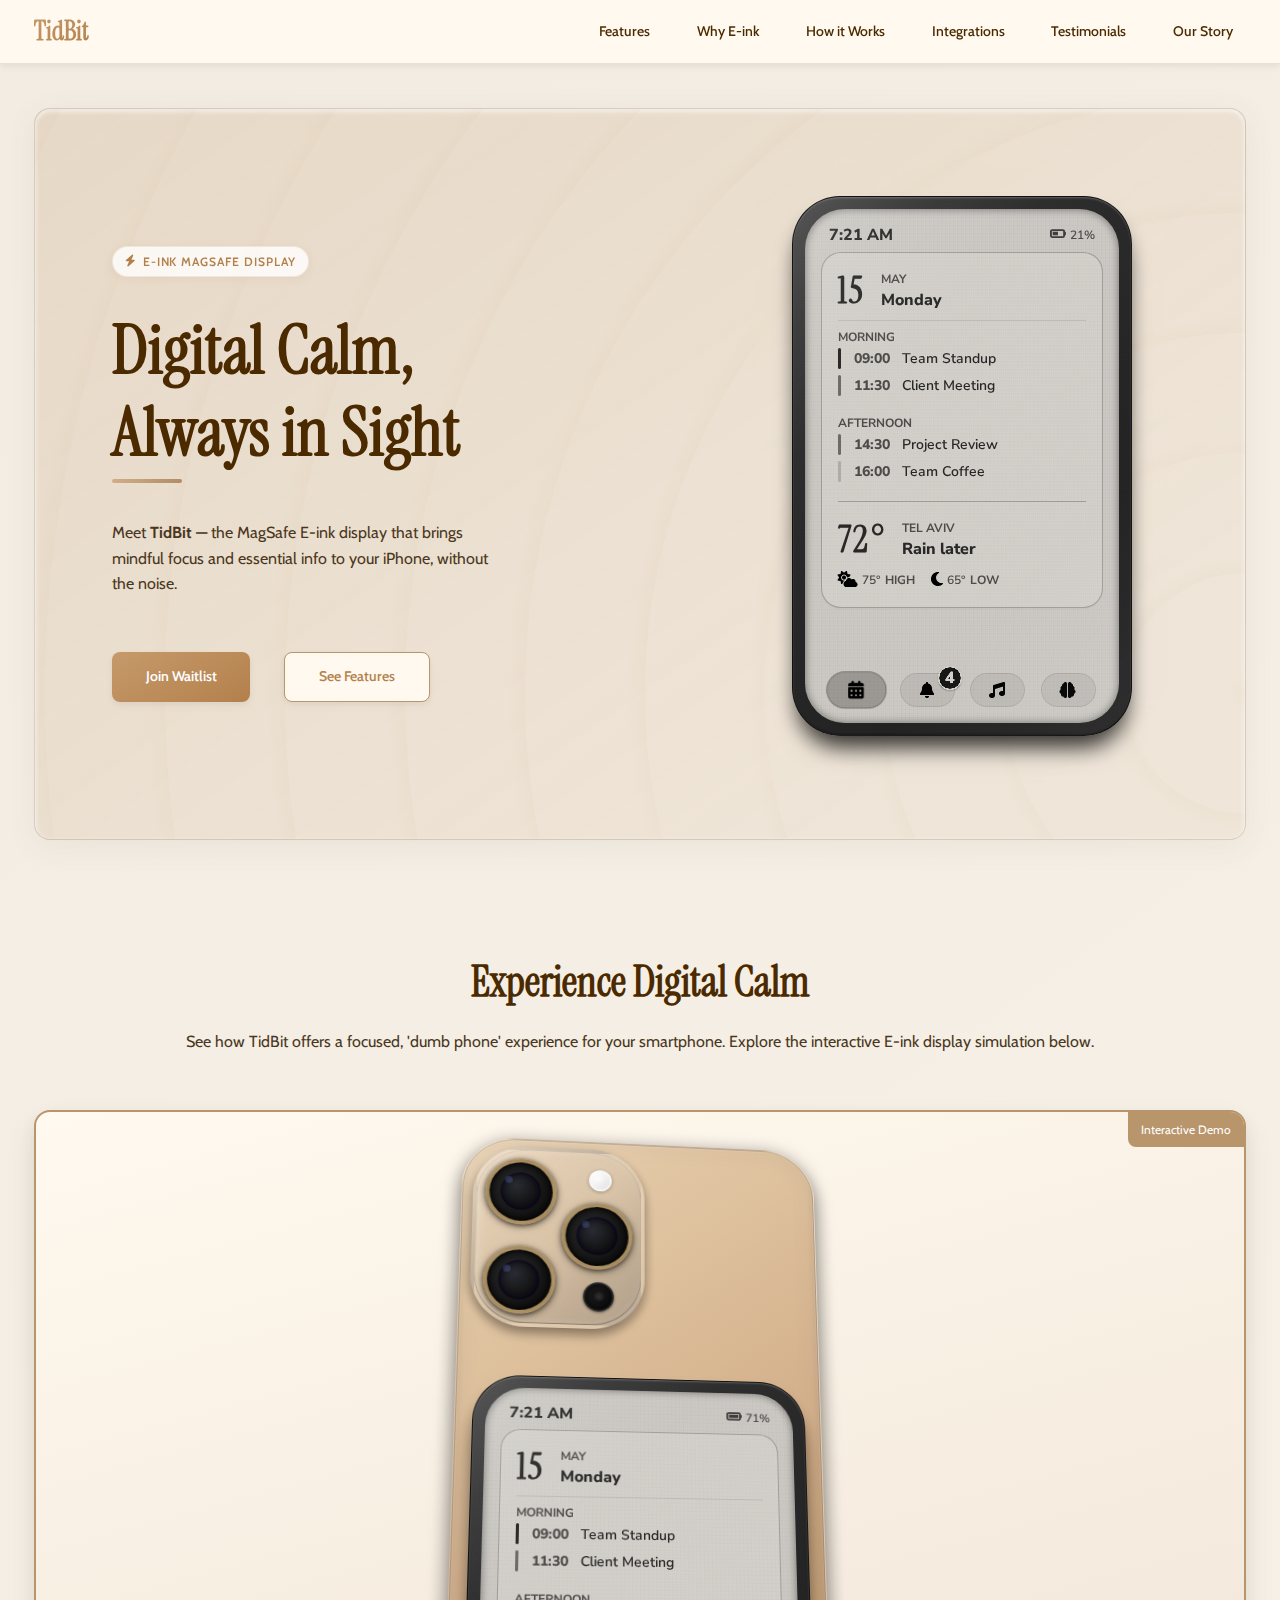
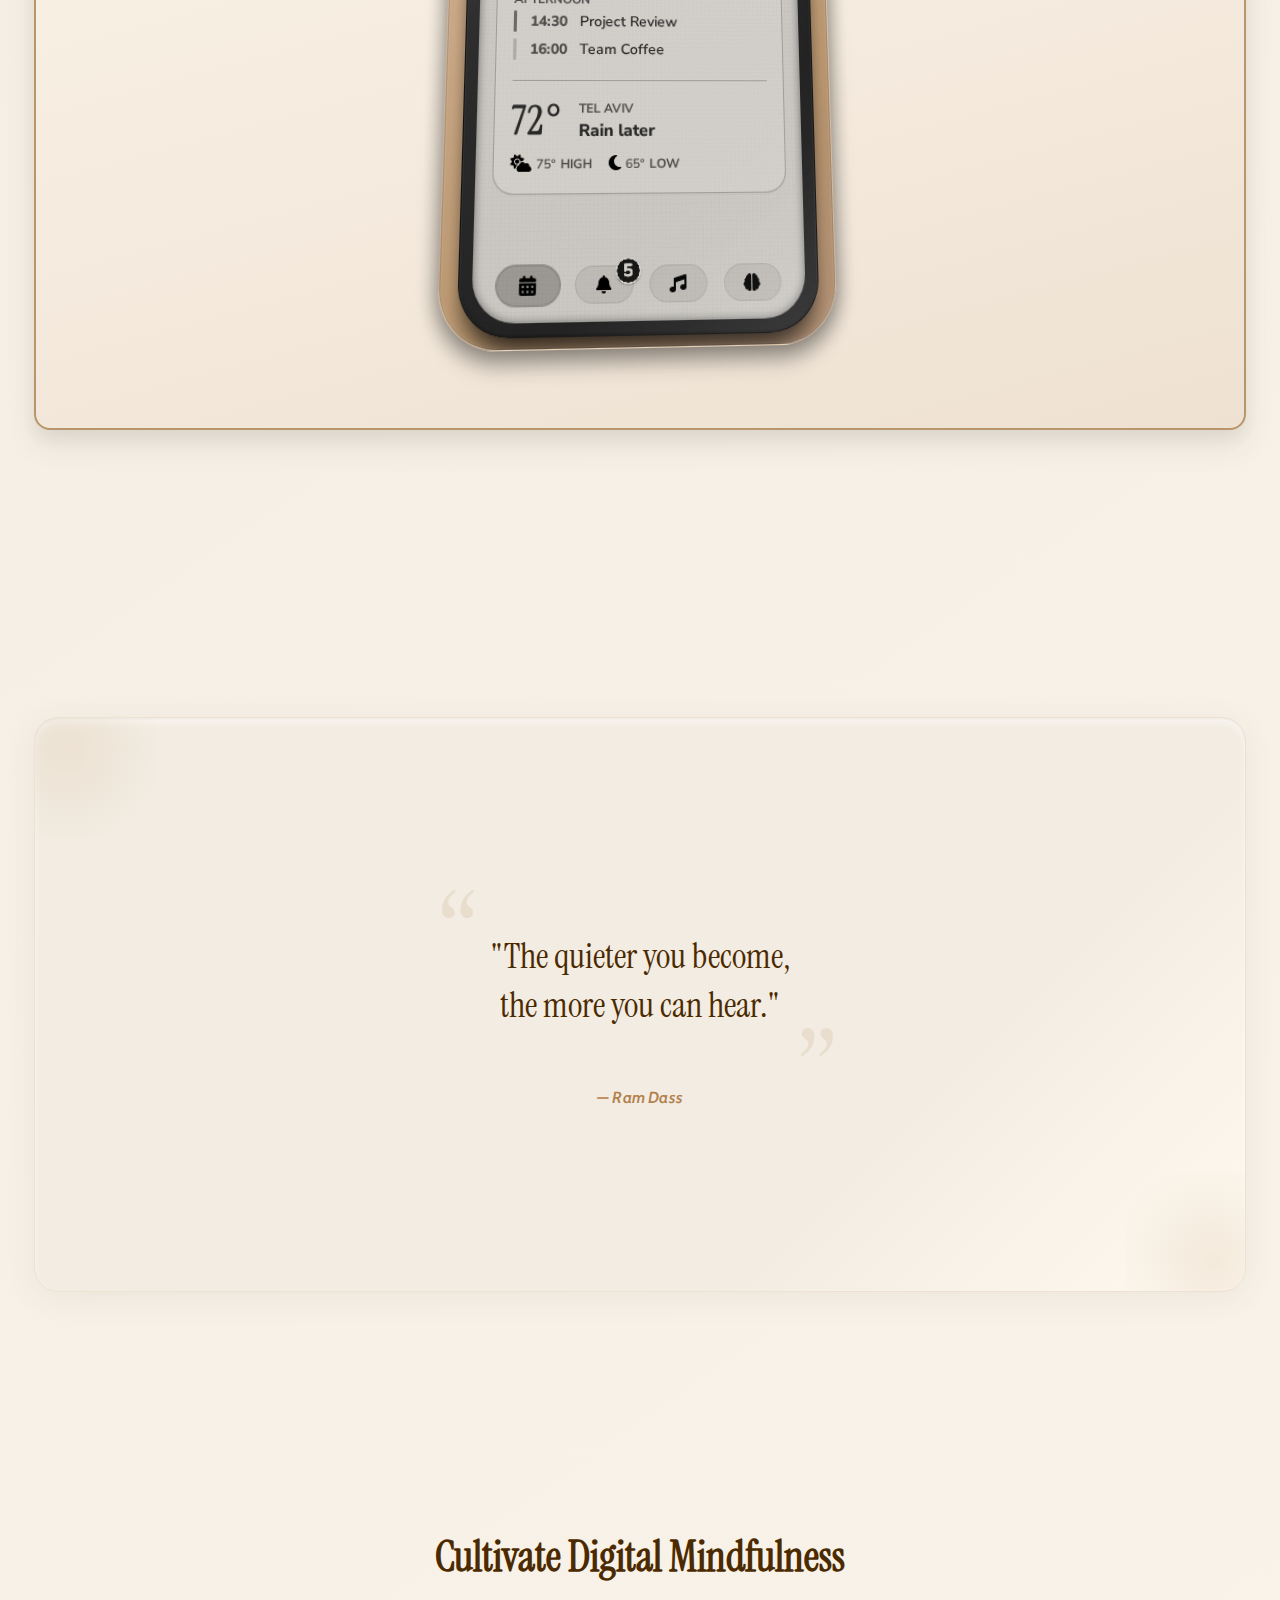
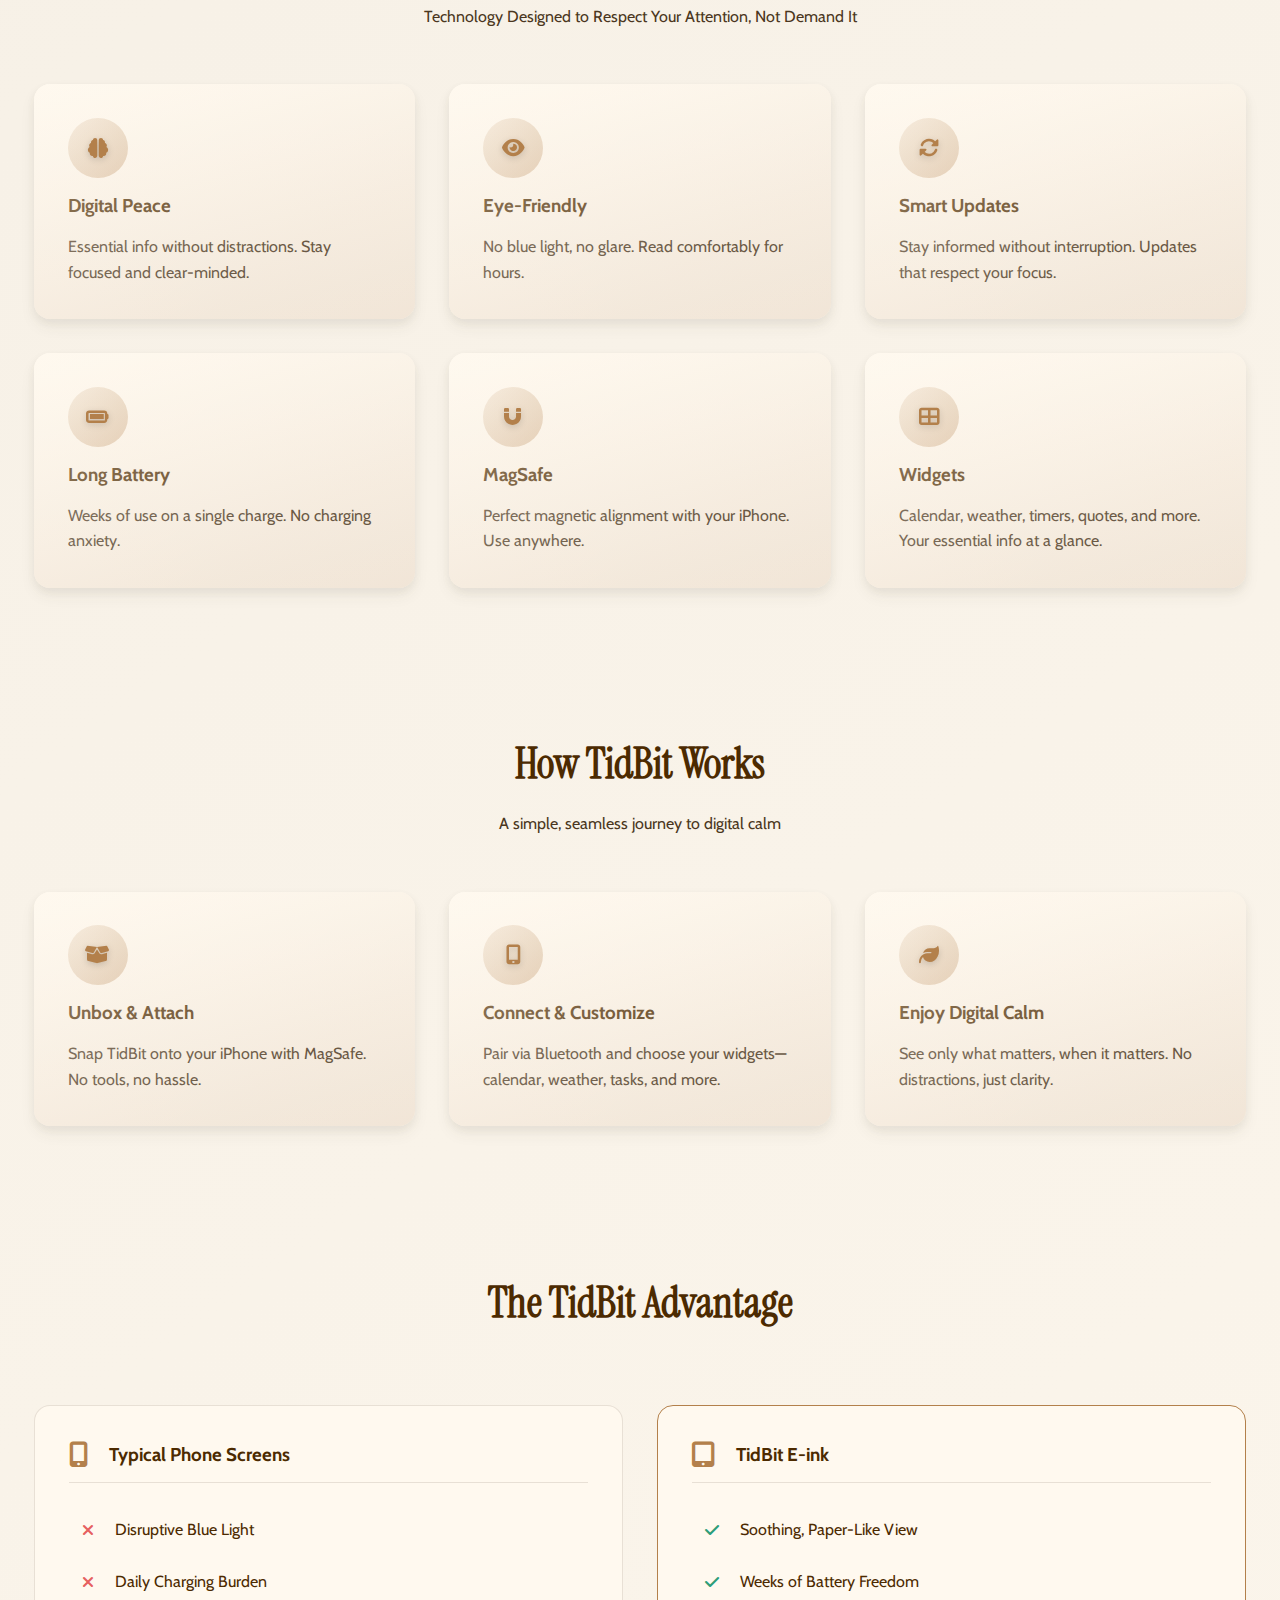
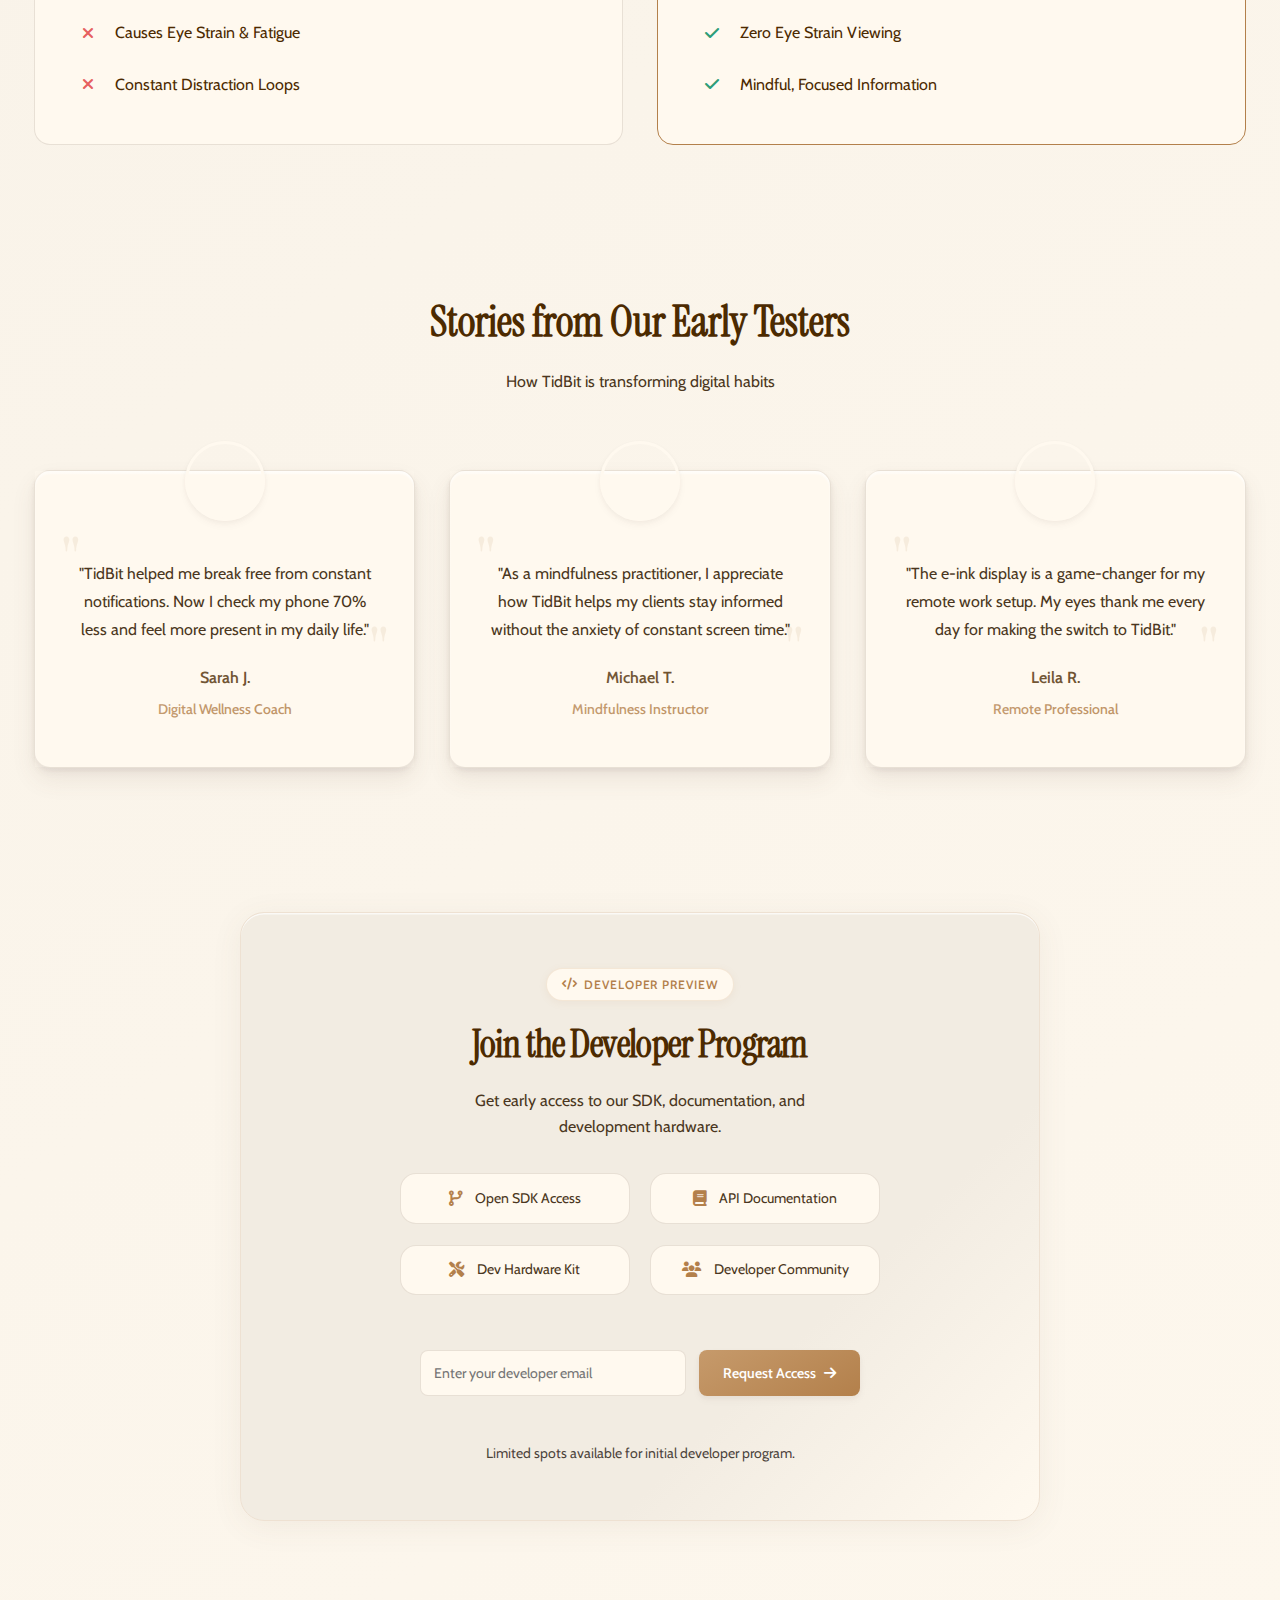
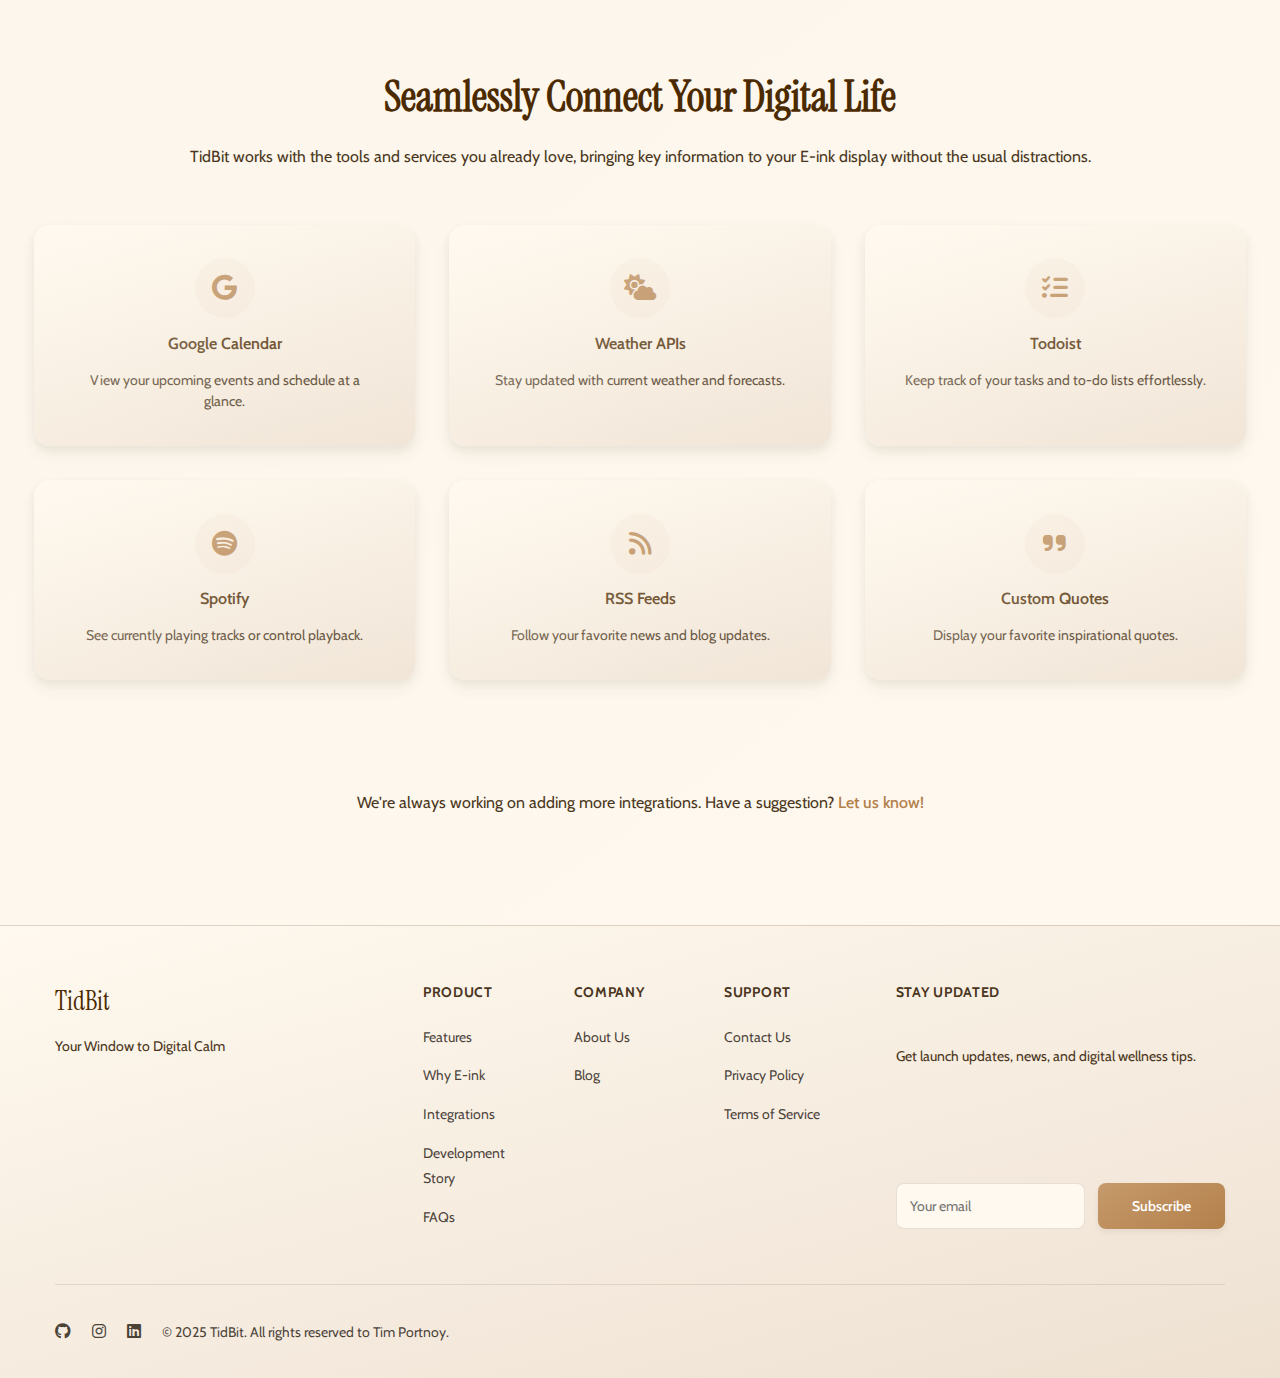
<file: index.html>
<!DOCTYPE html>
<html lang="en">
<head>
    <meta charset="UTF-8">
    <meta name="viewport" content="width=device-width, initial-scale=1.0">
    <meta name="description" content="TidBit: Your E-ink MagSafe display for digital calm. Reduce screen time & regain focus with mindful, eye-friendly technology. Join the waitlist.">
    <title>TidBit - E-ink MagSafe Display | Digital Wellness & Focus</title>
    <link rel="stylesheet" href="product-styles.css">
    <link rel="preconnect" href="https://fonts.googleapis.com">
    <link rel="preconnect" href="https://fonts.gstatic.com" crossorigin>
    <link href="https://fonts.googleapis.com/css2?family=Cabin:ital,wght@0,400..700;1,400..700&display=swap" rel="stylesheet">
    <link href="https://fonts.googleapis.com/css2?family=Instrument+Serif:ital@0;1&display=swap" rel="stylesheet">
    <link rel="stylesheet" href="https://cdnjs.cloudflare.com/ajax/libs/font-awesome/6.4.0/css/all.min.css">
</head>
<body>
    <button class="button back-to-top" aria-label="Back to top">
        <i class="fas fa-chevron-up"></i>
    </button>

    <div class="product-container">
        <nav class="navbar" aria-label="Main navigation">
            <div class="navbar-container">
                <div class="navbar-brand-container">
                    <a href="#" class="navbar-brand" aria-label="TidBit Home">
                        <span class="navbar-logo">TidBit</span>
                    </a>
                    <button 
                        class="menu-toggle" 
                        aria-label="Toggle navigation menu" 
                        aria-controls="primary-navigation"
                        aria-expanded="false"
                    >
                        <span class="menu-icon" aria-hidden="true"></span>
                        <span class="sr-only">Menu</span>
                    </button>
                </div>
                
                <div class="primary-navigation-container" data-visible="false">
                    <ul id="primary-navigation" class="primary-navigation">
                        <li class="nav-item">
                            <a href="#features" class="nav-link">
                                <span>Features</span>
                            </a>
                        </li>
                        <li class="nav-item">
                            <a href="#benefits" class="nav-link">
                                <span>Why E-ink</span>
                            </a>
                        </li>
                        <li class="nav-item">
                            <a href="#how-it-works" class="nav-link">
                                <span>How it Works</span>
                            </a>
                        </li>
                        <li class="nav-item">
                            <a href="#integrations" class="nav-link">
                                <span>Integrations</span>
                            </a>
                        </li>
                        <li class="nav-item">
                            <a href="#testimonials" class="nav-link">
                                <span>Testimonials</span>
                            </a>
                        </li>
                        <li class="nav-item">
                            <a href="development-story.html" class="nav-link">
                                <span>Our Story</span>
                            </a>
                        </li>
                    </ul>
                </div>
            </div>
        </nav>

        <main>
            <header class="product-hero">
                <div class="hero-content">
                    <div class="hero-badge">
                        <i class="fas fa-bolt"></i>
                        <span>E-ink MagSafe Display</span>
                    </div>
                    <h1 class="hero-title">
                        Digital Calm,<br>
                        <span class="hero-highlight">Always in Sight</span>
                    </h1>
                    <p class="hero-subtitle">
                        Meet <strong>TidBit</strong> — the MagSafe E-ink display that brings mindful focus and essential info to your iPhone, without the noise.
                    </p>
                    <div class="hero-ctas">
                        <a href="#cta" class="button button-primary">Join Waitlist</a>
                        <a href="#features" class="button button-secondary">See Features</a>
                    </div>
                </div>
                <div class="hero-visual">
                        <iframe class="hero-mockup-iframe" src="tidbit-only.html" title="TidBit E-ink Mockup"></iframe>
                </div>
            </header>

            <section class="eink-display-section">
                
                <section class="eink-display-demo">
                    <div class="section-header">
                        <h2 class="section-title">Experience Digital Calm</h2>
                        <p class="section-subtitle">See how TidBit offers a focused, 'dumb phone' experience for your smartphone. Explore the interactive E-ink display simulation below.</p>
                    </div>

                <div class="iframe-container">
                    <iframe src="tidbit.html" class="eink-iframe" title="TidBit E-ink Display Demo"></iframe>
                    <div class="iframe-overlay">
                        <div class="overlay-text">Interactive Demo</div>
                    </div>
                </div>
                </section>

            <section class="quote-section">
                <blockquote>
                    <p class="quote-text">"The quieter you become, <br> the more you can hear."</p>
                    <cite class="quote-author">— Ram Dass</cite>
                </blockquote>
            </section>

            <section id="features" class="product-features">
                <div class="section-header">
                    <h2 class="section-title">Cultivate Digital Mindfulness</h2>
                    <p class="section-subtitle">Technology Designed to Respect Your Attention, Not Demand It</p>
                </div>

                <div class="features-container">
                    <div class="feature card card-elevated fade-in">
                        <div class="feature-icon-container">
                            <i class="fas fa-brain feature-icon"></i>
                        </div>
                        <h3>Digital Peace</h3>
                        <p>Essential info without distractions. Stay focused and clear-minded.</p>
                    </div>

                    <div class="feature card card-elevated fade-in">
                        <div class="feature-icon-container">
                            <i class="fas fa-eye feature-icon"></i>
                        </div>
                        <h3>Eye-Friendly</h3>
                        <p>No blue light, no glare. Read comfortably for hours.</p>
                    </div>

                    <div class="feature card card-elevated fade-in">
                        <div class="feature-icon-container">
                            <i class="fas fa-sync-alt feature-icon"></i>
                        </div>
                        <h3>Smart Updates</h3>
                        <p>Stay informed without interruption. Updates that respect your focus.</p>
                    </div>

                    <div class="feature card card-elevated fade-in">
                        <div class="feature-icon-container">
                            <i class="fas fa-battery-full feature-icon"></i>
                        </div>
                        <h3>Long Battery</h3>
                        <p>Weeks of use on a single charge. No charging anxiety.</p>
                    </div>

                    <div class="feature card card-elevated fade-in">
                        <div class="feature-icon-container">
                            <i class="fas fa-magnet feature-icon"></i>
                        </div>
                        <h3>MagSafe</h3>
                        <p>Perfect magnetic alignment with your iPhone. Use anywhere.</p>
                    </div>

                    <div class="feature card card-elevated fade-in">
                        <div class="feature-icon-container">
                            <i class="fas fa-th-large feature-icon"></i>
                        </div>
                        <h3>Widgets</h3>
                        <p>Calendar, weather, timers, quotes, and more. Your essential info at a glance.</p>
                    </div>
                </div>
            </section>

            <!-- <section id="benefits" class="philosophy-section fade-in">
                <div class="philosophy-content">
                    <h2>Less Noise. More Signal.</h2>
                    <p>TidBit helps you stay connected intentionally, acting as the focused 'dumb phone' for your smartphone – essentials without the noise. Take control of your digital life with technology that respects your focus.</p>
                </div>
                <div class="philosophy-visual">
                    <div class="philosophy-image">
                        <img src="images/mindful-tech.jpg" alt="Person using technology mindfully in a calm setting" class="philosophy-img">
                    </div>
                    <div class="philosophy-pattern"></div>
                </div>
            </section> -->

            <section id="how-it-works" class="how-it-works-section">
                <div class="section-header">
                    <h2 class="section-title">How TidBit Works</h2>
                    <p class="section-subtitle">A simple, seamless journey to digital calm</p>
                </div>
                <div class="features-container">
                    <div class="feature card card-elevated fade-in">
                        <div class="feature-icon-container">
                            <i class="fas fa-box-open feature-icon"></i>
                        </div>
                        <h3>Unbox & Attach</h3>
                        <p>Snap TidBit onto your iPhone with MagSafe. No tools, no hassle.</p>
                    </div>
                    <div class="feature card card-elevated fade-in">
                        <div class="feature-icon-container">
                            <i class="fas fa-mobile-alt feature-icon"></i>
                        </div>
                        <h3>Connect & Customize</h3>
                        <p>Pair via Bluetooth and choose your widgets—calendar, weather, tasks, and more.</p>
                    </div>
                    <div class="feature card card-elevated fade-in">
                        <div class="feature-icon-container">
                            <i class="fas fa-leaf feature-icon"></i>
                        </div>
                        <h3>Enjoy Digital Calm</h3>
                        <p>See only what matters, when it matters. No distractions, just clarity.</p>
                    </div>
                </div>
            </section>

            <section id="comparison" class="comparison-section">
                <div class="section-header">
                    <h2 class="section-title">The TidBit Advantage</h2>
                </div>

                <div class="comparison-grid">
                    <div class="comparison-card traditional">
                        <div class="comparison-header">
                            <i class="fas fa-mobile-alt"></i>
                            <h3>Typical Phone Screens</h3>
                        </div>
                        <div class="comparison-features">
                            <div class="comparison-feature negative">
                                <i class="fas fa-times"></i>
                                <span>Disruptive Blue Light</span>
                            </div>
                            <div class="comparison-feature negative">
                                <i class="fas fa-times"></i>
                                <span>Daily Charging Burden</span>
                            </div>
                            <div class="comparison-feature negative">
                                <i class="fas fa-times"></i>
                                <span>Causes Eye Strain & Fatigue</span>
                            </div>
                            <div class="comparison-feature negative">
                                <i class="fas fa-times"></i>
                                <span>Constant Distraction Loops</span>
                            </div>
                        </div>
                    </div>

                    <div class="comparison-card tidbit">
                        <div class="comparison-header">
                            <i class="fas fa-tablet-alt"></i>
                            <h3>TidBit E-ink</h3>
                        </div>
                        <div class="comparison-features">
                             <div class="comparison-feature positive">
                                <i class="fas fa-check"></i>
                                <span>Soothing, Paper-Like View</span>
                            </div>
                            <div class="comparison-feature positive">
                                <i class="fas fa-check"></i>
                                <span>Weeks of Battery Freedom</span>
                            </div>
                            <div class="comparison-feature positive">
                                <i class="fas fa-check"></i>
                                <span>Zero Eye Strain Viewing</span>
                            </div>
                            <div class="comparison-feature positive">
                                <i class="fas fa-check"></i>
                                <span>Mindful, Focused Information</span>
                            </div>
                        </div>
                    </div>
                </div>
            </section>

            <section id="testimonials" class="testimonials-section">
                <div class="section-header">
                    <h2 class="section-title">Stories from Our Early Testers</h2>
                    <p class="section-subtitle">How TidBit is transforming digital habits</p>
                </div>

                <div class="testimonials-grid">
                    <div class="testimonial-card fade-in">
                        <div class="testimonial-avatar">
                            <img src="images/testimonial-1.jpg" alt="Sarah J." loading="lazy">
                            <div class="avatar-accent"></div>
                        </div>
                        <div class="testimonial-content">
                            <div class="testimonial-text">
                                <p>"TidBit helped me break free from constant notifications. Now I check my phone 70% less and feel more present in my daily life."</p>
                            </div>
                            <div class="testimonial-author">
                                <div class="author-info">
                                    <span class="author-name">Sarah J.</span>
                                    <span class="author-role">Digital Wellness Coach</span>
                                </div>
                            </div>
                        </div>
                    </div>

                    <div class="testimonial-card fade-in">
                        <div class="testimonial-avatar">
                            <img src="images/testimonial-3.jpeg" alt="Michael T." loading="lazy">
                            <div class="avatar-accent"></div>
                        </div>
                        <div class="testimonial-content">
                            <div class="testimonial-text">
                                <p>"As a mindfulness practitioner, I appreciate how TidBit helps my clients stay informed without the anxiety of constant screen time."</p>
                            </div>
                            <div class="testimonial-author">
                                <div class="author-info">
                                    <span class="author-name">Michael T.</span>
                                    <span class="author-role">Mindfulness Instructor</span>
                                </div>
                            </div>
                        </div>
                    </div>

                    <div class="testimonial-card fade-in">
                        <div class="testimonial-avatar">
                            <img src="images/testimonial-2.jpeg" alt="Leila R." loading="lazy">
                            <div class="avatar-accent"></div>
                        </div>
                        <div class="testimonial-content">
                            <div class="testimonial-text">
                                <p>"The e-ink display is a game-changer for my remote work setup. My eyes thank me every day for making the switch to TidBit."</p>
                            </div>
                            <div class="testimonial-author">
                                <div class="author-info">
                                    <span class="author-name">Leila R.</span>
                                    <span class="author-role">Remote Professional</span>
                                </div>
                            </div>
                        </div>
                    </div>
                </div>
            </section>

            <section id="pricing" class="developer-program-section fade-in">
    <div class="developer-content">
        <div class="developer-header">
            <div class="developer-badge">
                <i class="fas fa-code"></i>
                Developer Preview
            </div>
            <h2 class="developer-title">Join the Developer Program</h2>
            <p class="developer-description">Get early access to our SDK, documentation, and development hardware.</p>
        </div>
        
        <div class="developer-features">
            <div class="developer-feature">
                <i class="fas fa-code-branch"></i>
                <span>Open SDK Access</span>
            </div>
            <div class="developer-feature">
                <i class="fas fa-book"></i>
                <span>API Documentation</span>
            </div>
            <div class="developer-feature">
                <i class="fas fa-tools"></i>
                <span>Dev Hardware Kit</span>
            </div>
            <div class="developer-feature">
                <i class="fas fa-users"></i>
                <span>Developer Community</span>
            </div>
        </div>
        <form id="cta" class="developer-form" autocomplete="off">
            <input type="email" placeholder="Enter your developer email" class="developer-input" required>
            <button class="button button-primary developer-button" type="submit">
                Request Access <i class="fas fa-arrow-right"></i>
            </button>
        </form>
        <p class="developer-note">Limited spots available for initial developer program.</p>
    </div>
</section>

            <section id="integrations" class="integrations-section">
                <div class="section-header">
                    <h2 class="section-title">Seamlessly Connect Your Digital Life</h2>
                    <p class="section-subtitle">TidBit works with the tools and services you already love, bringing key information to your E-ink display without the usual distractions.</p>
                </div>

                <div class="integrations-grid">
                    <div class="integration-item card card-elevated fade-in">
                        <div class="integration-logo">
                            <i class="fab fa-google"></i>
                        </div>
                        <h3 class="integration-name">Google Calendar</h3>
                        <p class="integration-description">View your upcoming events and schedule at a glance.</p>
                    </div>
                    <div class="integration-item card card-elevated fade-in">
                        <div class="integration-logo">
                            <i class="fas fa-cloud-sun"></i>
                        </div>
                        <h3 class="integration-name">Weather APIs</h3>
                        <p class="integration-description">Stay updated with current weather and forecasts.</p>
                    </div>
                    <div class="integration-item card card-elevated fade-in">
                        <div class="integration-logo">
                            <i class="fas fa-tasks"></i>
                        </div>
                        <h3 class="integration-name">Todoist</h3>
                        <p class="integration-description">Keep track of your tasks and to-do lists effortlessly.</p>
                    </div>
                    <div class="integration-item card card-elevated fade-in">
                        <div class="integration-logo">
                            <i class="fab fa-spotify"></i>
                        </div>
                        <h3 class="integration-name">Spotify</h3>
                        <p class="integration-description">See currently playing tracks or control playback.</p>
                    </div>
                    <div class="integration-item card card-elevated fade-in">
                        <div class="integration-logo">
                            <i class="fas fa-rss"></i>
                        </div>
                        <h3 class="integration-name">RSS Feeds</h3>
                        <p class="integration-description">Follow your favorite news and blog updates.</p>
                    </div>
                    <div class="integration-item card card-elevated fade-in">
                        <div class="integration-logo">
                            <i class="fas fa-quote-right"></i>
                        </div>
                        <h3 class="integration-name">Custom Quotes</h3>
                        <p class="integration-description">Display your favorite inspirational quotes.</p>
                    </div>
                </div>

                <div class="integrations-footer">
                    <p>We're always working on adding more integrations. Have a suggestion? <a href="#">Let us know!</a></p>
                </div>
            </section>
        </main>

    </div>
    <footer class="product-footer">
        <div class="footer-content">
            <div class="footer-top">
                <div class="footer-info">
                    <div class="footer-logo">TidBit</div>
                    <p class="footer-tagline">Your Window to Digital Calm</p>
                </div>

                <div class="footer-links-container">
                    <div class="footer-links-column">
                        <h4 class="footer-heading">Product</h4>
                        <ul class="footer-links-list">
                            <li><a href="#features" class="footer-link">Features</a></li>
                            <li><a href="#benefits" class="footer-link">Why E-ink</a></li>
                            <li><a href="#integrations" class="footer-link">Integrations</a></li>
                            <li><a href="development-story.html" class="footer-link">Development Story</a></li>
                            <li><a href="#" class="footer-link">FAQs</a></li> </ul>
                    </div>

                    <div class="footer-links-column">
                        <h4 class="footer-heading">Company</h4>
                        <ul class="footer-links-list">
                            <li><a href="#" class="footer-link">About Us</a></li>
                            <li><a href="#" class="footer-link">Blog</a></li>
                            </ul>
                    </div>

                    <div class="footer-links-column">
                        <h4 class="footer-heading">Support</h4>
                        <ul class="footer-links-list">
                            <li><a href="#" class="footer-link">Contact Us</a></li>
                            <li><a href="#" class="footer-link">Privacy Policy</a></li>
                            <li><a href="#" class="footer-link">Terms of Service</a></li>
                            </ul>
                    </div>
                </div>

                <div class="footer-newsletter">
                    <h4 class="footer-heading">Stay Updated</h4>
                     <p class="newsletter-description">Get launch updates, news, and digital wellness tips.</p>
                    <div class="newsletter-form">
                        <input type="email" placeholder="Your email" class="newsletter-input">
                        <button class="button button-primary newsletter-button">Subscribe</button>
                    </div>
                </div>
            </div>

            <div class="footer-bottom">
                <div class="footer-social">
                     <a href="https://github.com/timonim" class="social-icon" aria-label="GitHub"><i class="fab fa-github"></i></a>
                    <a href="https://www.instagram.com/portnoytim" class="social-icon" aria-label="Instagram"><i class="fab fa-instagram"></i></a>
                    <a href="https://www.linkedin.com/in/tim-portnoy" class="social-icon" aria-label="LinkedIn"><i class="fab fa-linkedin"></i></a>
                    </div>

                 <p class="footer-copyright">© 2025 TidBit. All rights reserved to Tim Portnoy.</p>
            </div>
        </div>
    </footer>
    
    <script src="product-script.js"></script>
  
</body>
</html>
</file>
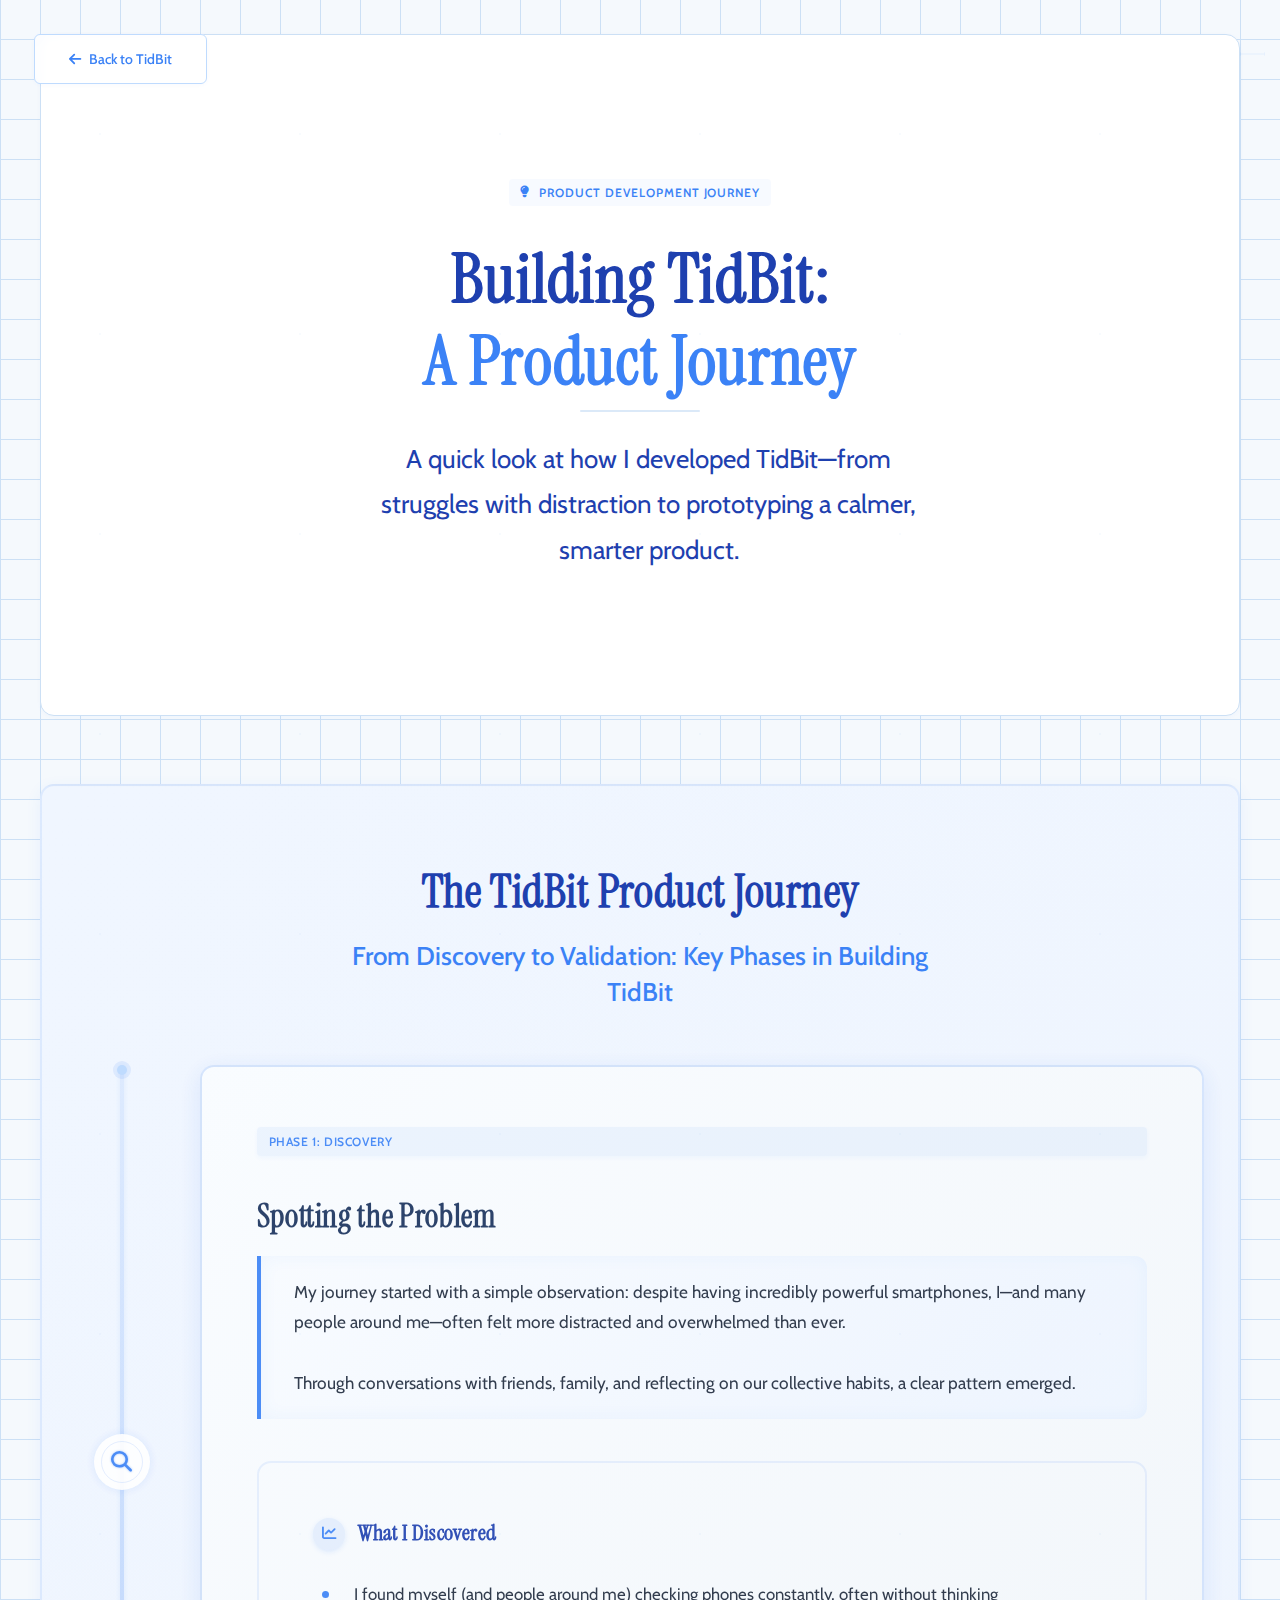
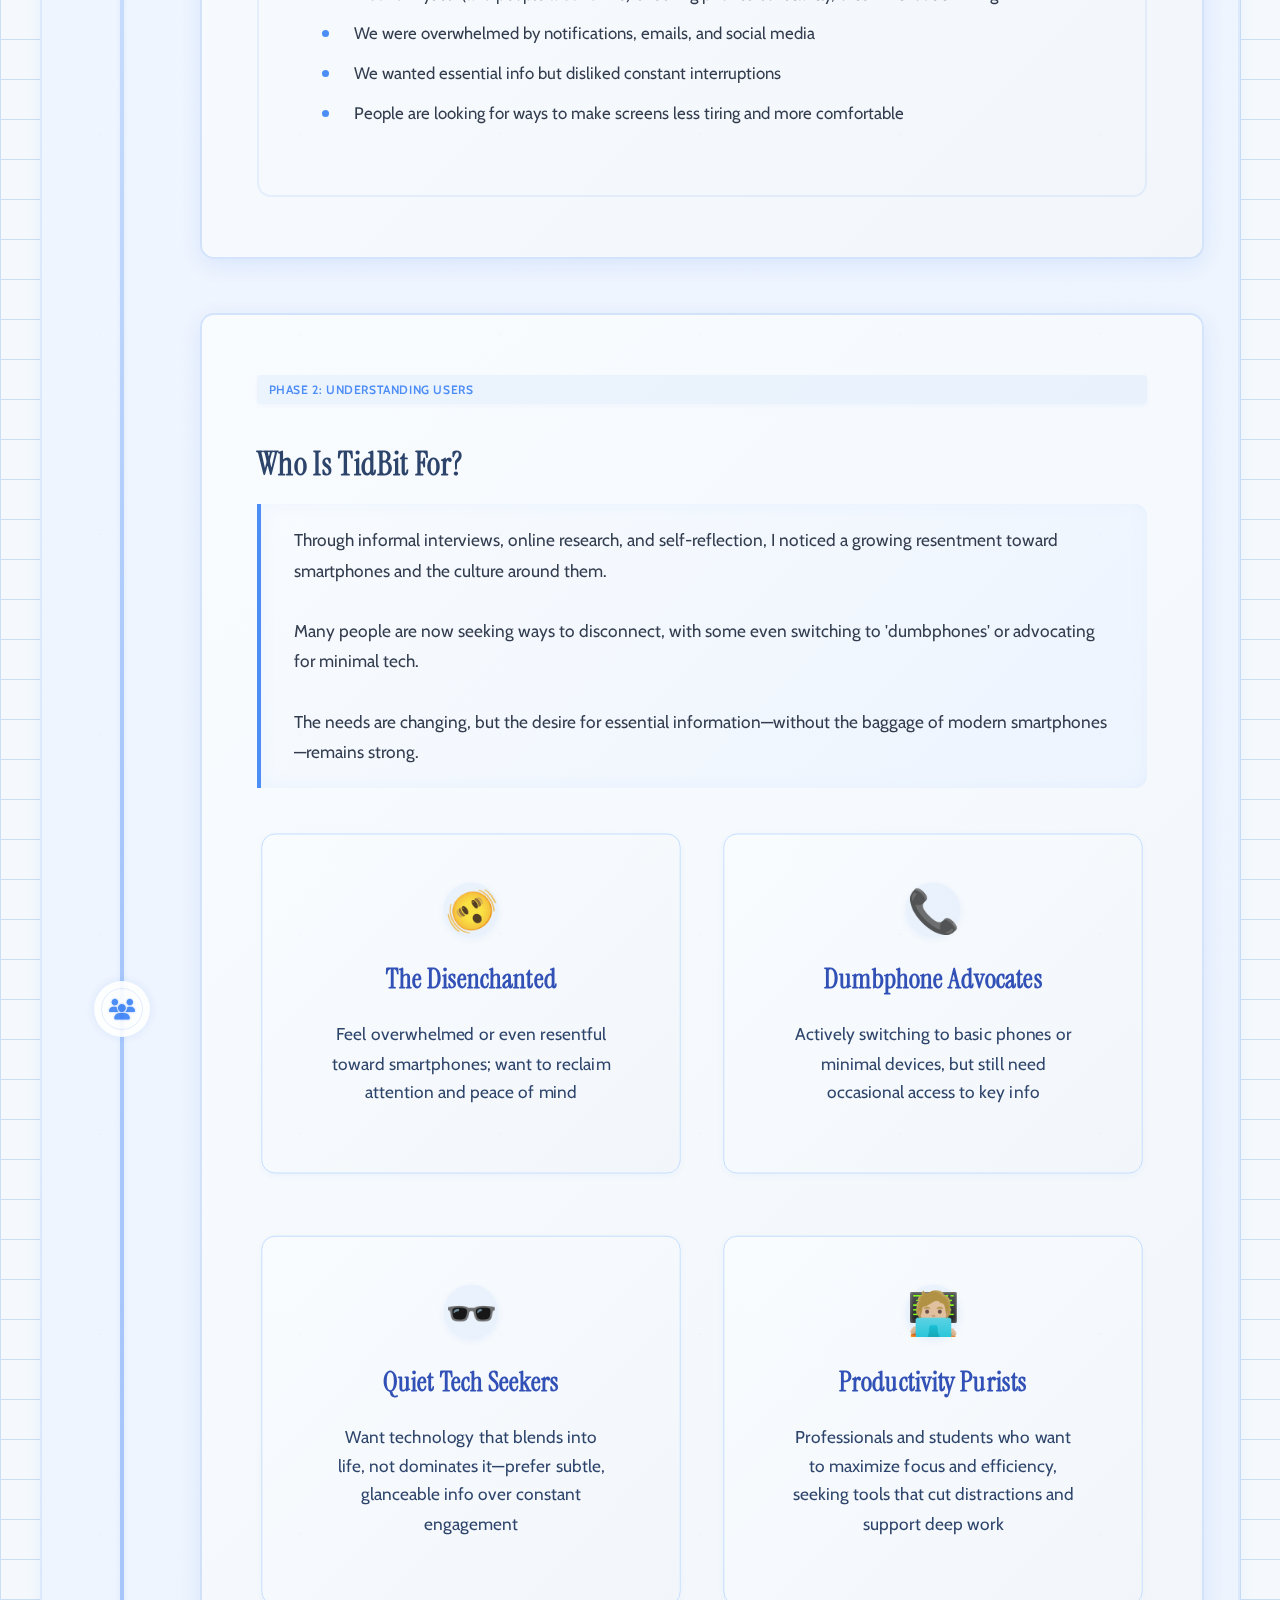
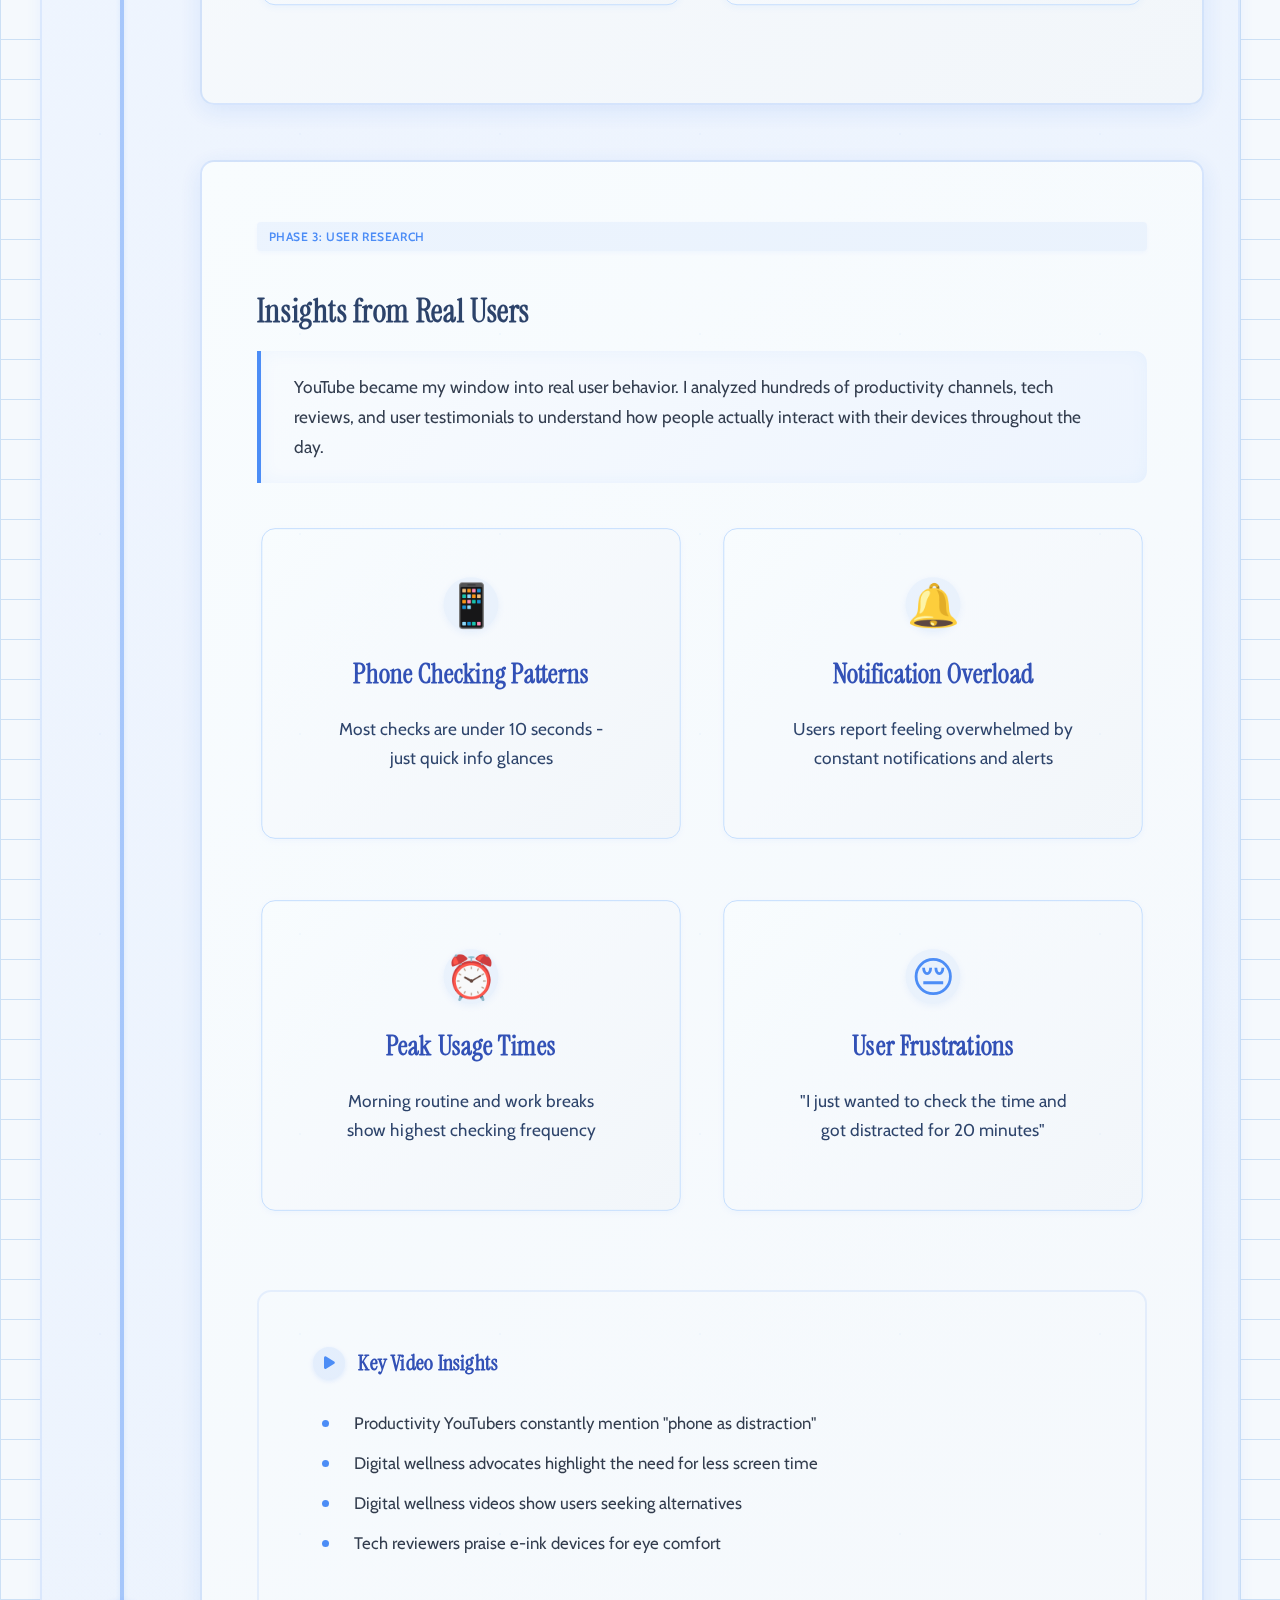
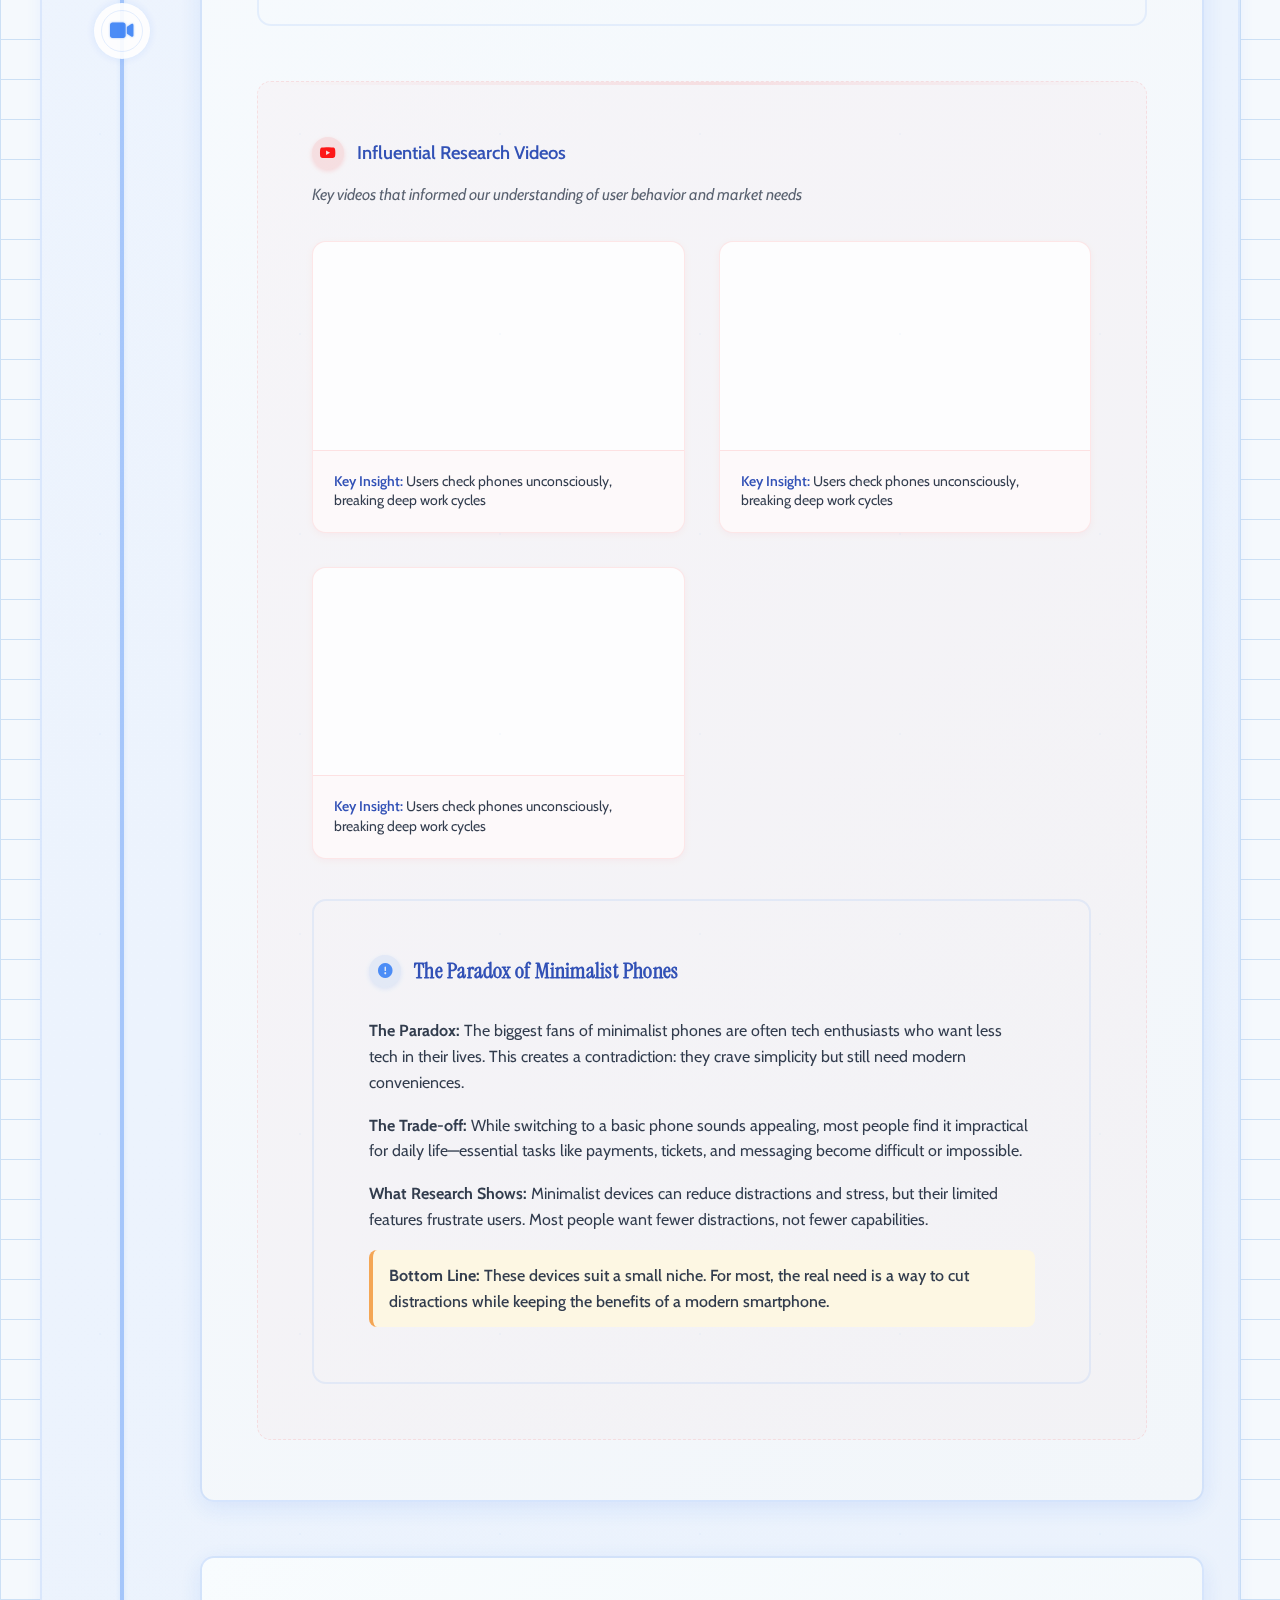
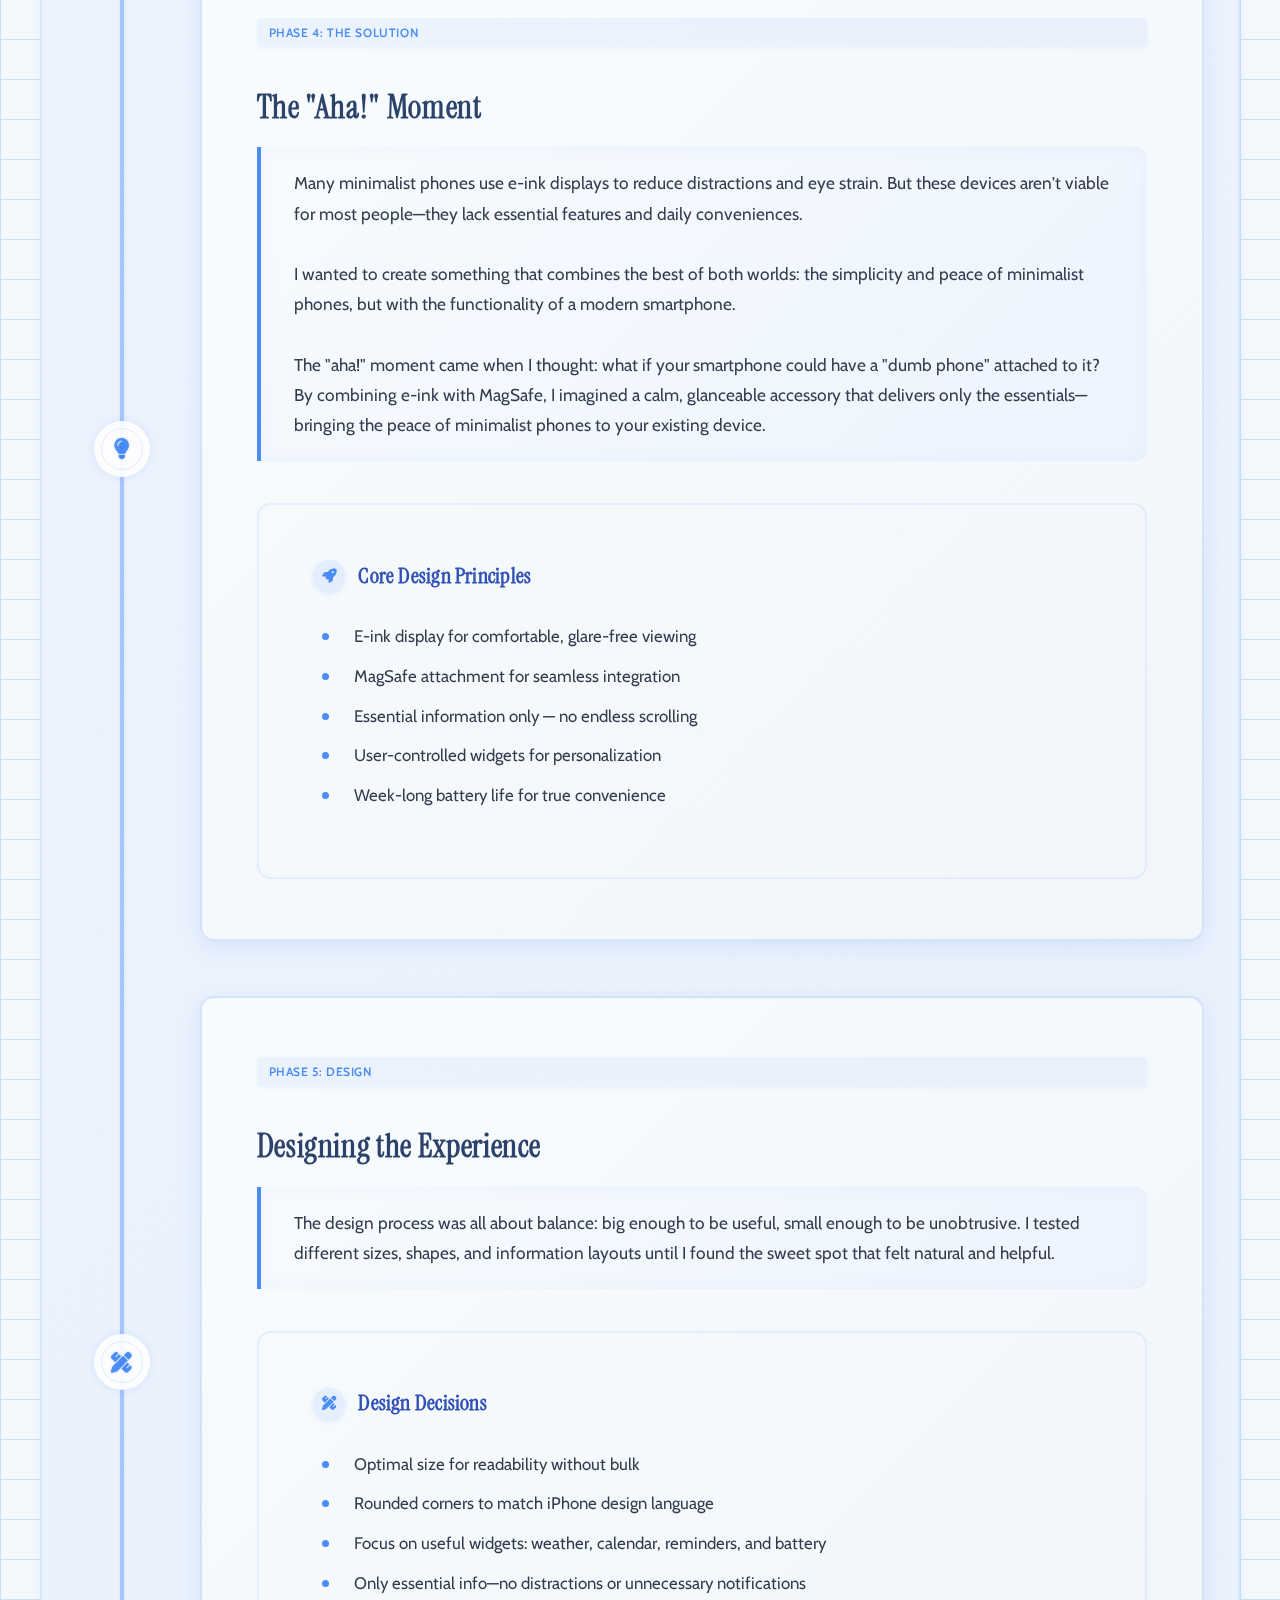
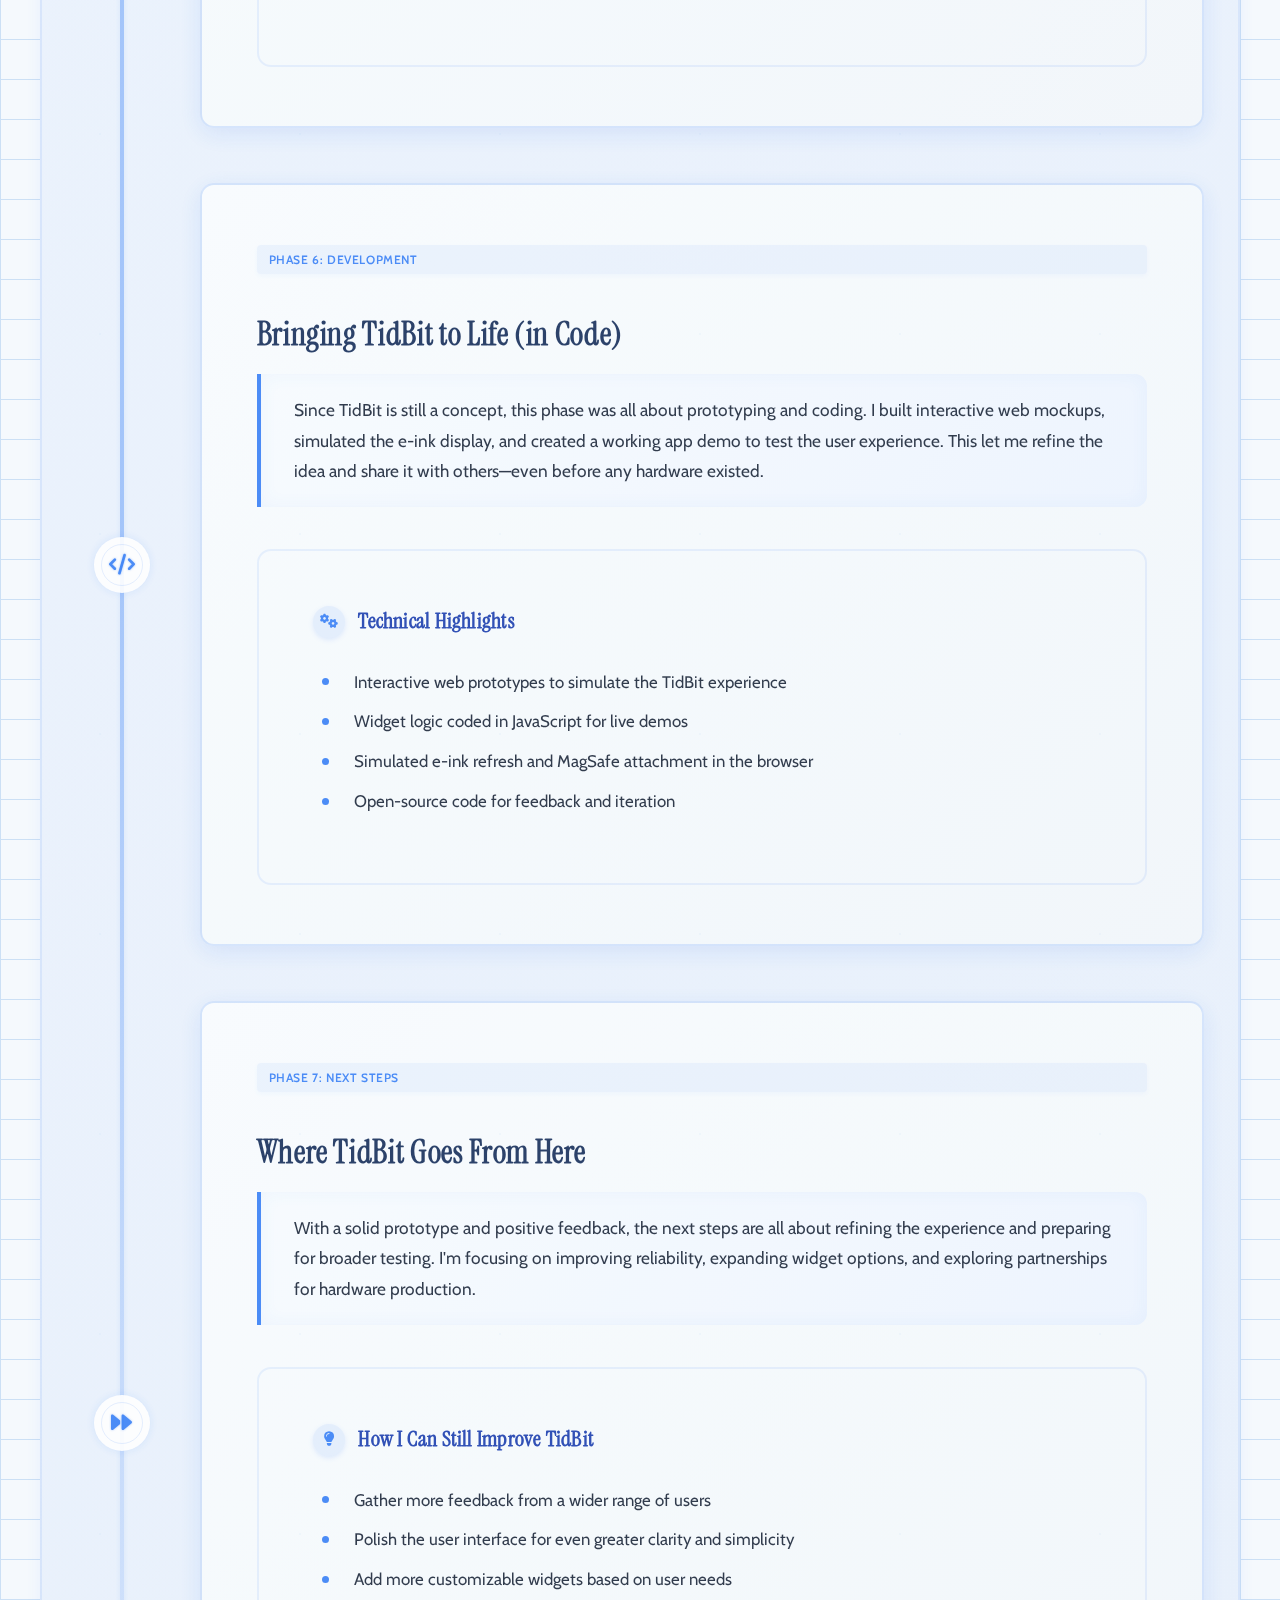
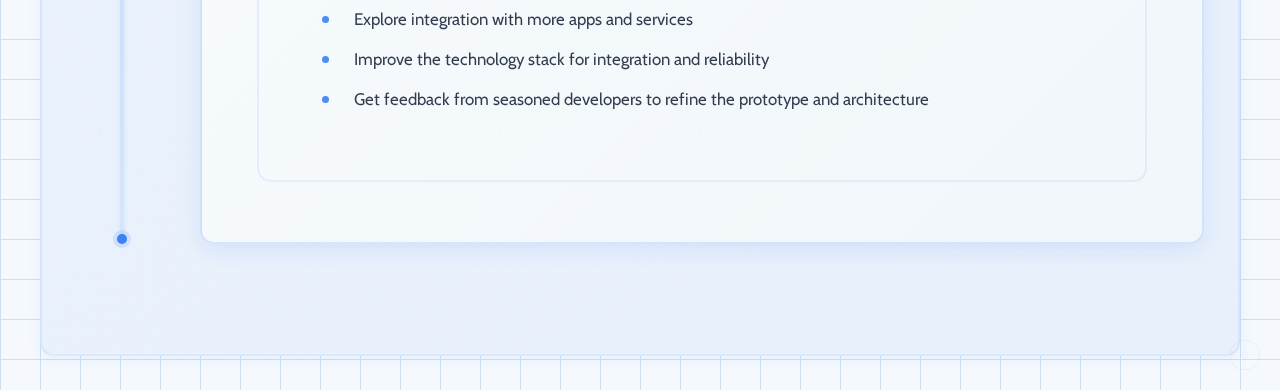
<file: development-story.html>
<!DOCTYPE html>
<html lang="en">
<head>
    <meta charset="UTF-8">
    <meta name="viewport" content="width=device-width, initial-scale=1.0">
    <meta name="description" content="The Development Story of TidBit: From Problem to Solution - A Product Design and Management Journey">
    <title>Development Story - TidBit | Product Design & Strategy Journey</title>
    <link rel="stylesheet" href="product-styles.css">
    <link rel="preconnect" href="https://fonts.googleapis.com">
    <link rel="preconnect" href="https://fonts.gstatic.com" crossorigin>
    <link href="https://fonts.googleapis.com/css2?family=Cabin:ital,wght@0,400..700;1,400..700&display=swap" rel="stylesheet">
    <link href="https://fonts.googleapis.com/css2?family=Instrument+Serif:ital@0;1&display=swap" rel="stylesheet">
    <link rel="stylesheet" href="https://cdnjs.cloudflare.com/ajax/libs/font-awesome/6.4.0/css/all.min.css">
    <style>
        /* Blueprint Theme Variables */
        :root {
            --blueprint-bg: #f5f9fd;
            --blueprint-surface: #ffffff;
            --blueprint-line: #cce0f5;
            --blueprint-accent: #3b82f6;
            --blueprint-accent-light: #bfdbfe;
            --blueprint-accent-dark: #1e40af;
            --blueprint-text: #1e293b;
            --blueprint-shadow: 0 1px 4px 0 rgba(37, 99, 235, 0.03);
            --blueprint-card-shadow: 0 2px 8px 0 rgba(37, 99, 235, 0.04);
            --blueprint-border: 1px solid var(--blueprint-line);
            --blueprint-radius: 14px;
            --blueprint-grid: repeating-linear-gradient(0deg, var(--blueprint-line), var(--blueprint-line) 1px, transparent 1px, transparent 40px),
                             repeating-linear-gradient(90deg, var(--blueprint-line), var(--blueprint-line) 1px, transparent 1px, transparent 40px);
        }

        body {
            margin: 0;
            padding: 0;
            background: var(--blueprint-bg);
            color: var(--blueprint-text);
            background-image: var(--blueprint-grid);
            background-size: 40px 40px;
            position: relative;
        }
        
        /*--- Blueprint Overlay & Card Styles ---*/
        body::before {
            content: '';
            position: absolute;
            inset: 0;
            background-image: url("data:image/svg+xml,%3Csvg width='200' height='200' viewBox='0 0 200 200' xmlns='http://www.w3.org/2000/svg'%3E%3Ccircle cx='100' cy='100' r='1' fill='%233b82f6' fill-opacity='0.05'/%3E%3C/svg%3E");
            pointer-events: none;
            z-index: 1;
        }

        /* Unified card style for main sections */
        .development-hero, .journey-timeline, .design-evolution, .challenges-section {
            background: var(--blueprint-surface);
            border-radius: var(--blueprint-radius);
            box-shadow: var(--blueprint-shadow);
            border: var(--blueprint-border);
            max-width: 1200px;
            margin: var(--spacing-lg) auto;
            position: relative;
        }

        .development-hero {
            padding: var(--spacing-xxxl) var(--spacing-lg);
            text-align: center;
            overflow: hidden;
            display: flex;
            flex-direction: column;
            align-items: center;
            justify-content: center;
        }

        .development-hero-content {
            position: relative;
            z-index: 1;
            max-width: 800px;
            margin: 0 auto;
        }

        /* Badge style for hero section */
        .development-badge {
            display: inline-flex;
            align-items: center;
            gap: 0.8em;
            background: rgba(59, 130, 246, 0.04);
            color: var(--blueprint-accent);
            font-size: var(--font-size-xs);
            font-weight: var(--font-weight-bold);
            padding: 0.3em 0.9em;
            border-radius: 4px;
            text-transform: uppercase;
            letter-spacing: 0.08em;
            margin-bottom: var(--spacing-lg);
            box-shadow: none;
            position: relative;
        }
        .hero-title {
            font-family: var(--font-family-secondary);
            font-size: var(--font-size-xxl);
            font-weight: var(--font-weight-bold);
            color: var(--blueprint-accent-dark);
            line-height: var(--line-height-tight);
            margin: 0 0 var(--spacing-lg) 0;
            position: relative;
            letter-spacing: 0.01em;
            text-shadow: none;
        }

        .hero-title::after {
            content: '';
            position: absolute;
            left: 50%;
            bottom: -10px;
            transform: translateX(-50%);
            width: 120px;
            height: 2px;
            background: var(--blueprint-line);
            border-radius: 1px;
            opacity: 0.7;
            box-shadow: none;
        }


        .hero-highlight {
            color: var(--blueprint-accent);
            text-shadow: none;
        }


        .hero-subtitle {
            font-size: var(--font-size-lg);
            color: var(--blueprint-accent-dark);
            max-width: 600px;
            margin: 0 auto;
            line-height: var(--line-height-relaxed);
            padding-left: 1.1rem;
            background: none;
            box-shadow: none;
        }

        /* Timeline Section - Using card styling */

        .journey-timeline {
            background: linear-gradient(135deg, #f0f6ff 0%, #e8f0fb 100%);
            /* subtle blue tint for contrast */
            padding: var(--spacing-xl) var(--spacing-lg);
            position: relative;
            margin: var(--spacing-lg) auto;
            border-radius: var(--blueprint-radius);
            box-shadow: 0 4px 15px rgba(59, 130, 246, 0.08);
            border: 2px solid rgba(59, 130, 246, 0.1); /* Subtle stroke for distinction */
            max-width: 1200px;
            animation: fadeInScale 0.8s cubic-bezier(0.165, 0.84, 0.44, 1);
            padding-top: 80px;  /* Added padding to account for the title element */
        }



        .timeline-container {
            max-width: 1200px;
            margin: 0 auto;
            position: relative;
        }

        .timeline-line {
            position: absolute;
            left: 44px;
            top: 0;
            bottom: 0;
            width: 4px;
            background: linear-gradient(to bottom, 
                rgba(59, 130, 246, 0.1) 0%, 
                rgba(59, 130, 246, 0.4) 15%, 
                rgba(59, 130, 246, 0.4) 85%, 
                rgba(59, 130, 246, 0.1) 100%);
            border-radius: 2px;
            box-shadow: 0 0 5px rgba(59, 130, 246, 0.1);
        }

        .timeline-item {
            display: flex;
            align-items: center;
            margin-bottom: var(--spacing-xl);
            position: relative;
            opacity: 0.9;
            transition: opacity 0.5s ease;
            transform-origin: left center;
            animation: fadeInTimeline 0.8s ease-out forwards;
            animation-delay: calc(var(--animation-order, 0) * 0.15s);
            padding-left: 90px;
        }
        

        
        @keyframes fadeInTimeline {
            from {
                opacity: 0;
                transform: translateX(-10px);
            }
            to {
                opacity: 0.9;
                transform: translateX(0);
            }
        }

        .timeline-marker {
            width: 3.5rem;
            height: 3.5rem;
            border-radius: 50%;
            background: var(--blueprint-surface);
            border: none;
            display: flex;
            align-items: center;
            justify-content: center;
            position: absolute;
            left: 46px;
            transform: translateX(-50%);
            z-index: 2;
            flex-shrink: 0;
            box-shadow: 0 0 10px rgba(59, 130, 246, 0.15);
            transition: all 0.3s ease;
        }

        .timeline-marker::before {
            content: "";
            position: absolute;
            width: 2.5rem;
            height: 2.5rem;
            border: 1px solid rgba(59, 130, 246, 0.2);
            border-radius: 50%;
            opacity: 0.7;
            animation: pulse 4s infinite;
        }

        .timeline-marker i {
            font-size: 1.3rem;
            color: var(--blueprint-accent);
            filter: drop-shadow(0 0 1px rgba(59, 130, 246, 0.5));
            transition: all 0.3s ease;
        }
        
        @keyframes pulse {
            0% { transform: scale(1); opacity: 0.7; }
            50% { transform: scale(1.1); opacity: 0.4; }
            100% { transform: scale(1); opacity: 0.7; }
        }
        



        .timeline-content {
            flex: 1;
            margin-left: var(--spacing-lg);
            background: linear-gradient(135deg, #fafdff 0%, #f3f7fa 100%);
            padding: calc(var(--spacing-xl) + 5px) var(--spacing-xl);
            border-radius: var(--blueprint-radius);
            box-shadow: 0 6px 24px rgba(37, 99, 235, 0.13);
            border: 2px solid rgba(59, 130, 246, 0.2); /* Subtle stroke for distinction */
            transition: all 0.4s cubic-bezier(0.175, 0.885, 0.32, 1.275);
            position: relative;
            overflow: hidden;
            display: grid;
            grid-template-rows: auto auto auto auto;
            gap: var(--spacing-md);
        }

        .timeline-phase {
            display: inline-block;
            color: var(--blueprint-accent);
            font-size: var(--font-size-xs);
            font-weight: var(--font-weight-bold);
            text-transform: uppercase;
            letter-spacing: var(--letter-spacing-wider);
            margin-bottom: var(--spacing-md); /* Increased spacing for better readability */
            padding: 5px 12px;
            background: rgba(59, 130, 246, 0.07);
            border-radius: 4px;
            position: relative;
            box-shadow: 0 2px 4px rgba(59, 130, 246, 0.05);
            transition: all 0.3s ease;
        }


        /* --- Design System: Text & Timeline Utilities --- */
        .ds-text-base {
          font-family: var(--font-family-primary, 'Cabin', Arial, sans-serif);
          color: var(--blueprint-text);
          font-size: var(--font-size-base, 1rem);
          line-height: var(--line-height-relaxed, 1.7);
        }
        .ds-text-bold {
          font-weight: var(--font-weight-bold, 700);
        }
        .ds-text-accent {
          color: var(--blueprint-accent);
        }
        .ds-text-secondary {
          color: var(--blueprint-accent-dark);
        }
        .ds-title-xl {
          font-family: var(--font-family-secondary, 'Instrument Serif', serif);
          font-size: calc(var(--font-size-xl, 2.2rem) * 1.1);
          font-weight: 800;
          color: var(--blueprint-accent-dark);
          letter-spacing: 0.01em;
          line-height: 1.1;
        }
        .ds-title-lg {
          font-family: var(--font-family-secondary, 'Instrument Serif', serif);
          font-size: calc(var(--font-size-lg, 1.25rem) * 1.25);
          font-weight: 700;
          color: #18305b;
          letter-spacing: 0.02em;
          line-height: 1.15;
        }
        .ds-title-md {
          font-family: var(--font-family-secondary, 'Instrument Serif', serif);
          font-size: calc(var(--font-size-base, 1rem) * 1.15);
          font-weight: 700;
          color: var(--blueprint-accent-dark);
          letter-spacing: 0.01em;
          line-height: 1.2;
        }
        .ds-title-xs {
          font-size: var(--font-size-xs, 0.85rem);
          font-weight: var(--font-weight-bold);
          color: var(--blueprint-accent);
          text-transform: uppercase;
          letter-spacing: var(--letter-spacing-wider);
        }
        .ds-list {
          list-style: none;
          padding: 0;
          margin: 0;
        }
        .ds-list li {
          display: flex;
          align-items: center;
          gap: var(--spacing-sm, 0.5rem);
          margin-bottom: var(--spacing-sm, 0.5rem);
          color: var(--blueprint-text);
          padding: 0 0 0 0.5em;
          position: relative;
          border-radius: 0;
          background: none;
          box-shadow: none;
          border: none;
          font-size: 1.05em;
          transition: color 0.2s;
        }
        .ds-list li:before {
          content: '';
          display: inline-block;
          width: 7px;
          height: 7px;
          border-radius: 50%;
          background: var(--blueprint-accent);
          margin-right: 12px;
          flex-shrink: 0;
          box-shadow: none;
        }
        .ds-list li:hover {
          color: var(--blueprint-accent-dark);
          background: none;
        }
        .ds-timeline-description {
          background: linear-gradient(135deg, #f9fcff 0%, #eef5ff 100%);
          border: none;
          border-left: 4px solid var(--blueprint-accent);
          border-radius: 0 12px 12px 0;
          font-size: calc(var(--font-size-base, 1rem) * 1.08);
          box-shadow: inset 0 0 18px rgba(59, 130, 246, 0.06);
          padding: var(--spacing-md, 1rem) var(--spacing-lg, 2rem);
          position: relative;
          z-index: 1;
          font-family: var(--font-family-primary, 'Cabin', Arial, sans-serif);
          color: var(--blueprint-text);
          line-height: var(--line-height-relaxed, 1.7);
        }

        /* Alternate timeline description style for special context (e.g. research, video insights) */
        .ds-timeline-description-alt {
          background: linear-gradient(135deg, #fffbe7 0%, #f7f3e3 100%);
          border-left: 4px solid #f59e42;
          border-radius: 0 12px 12px 0;
          font-size: calc(var(--font-size-base, 1rem) * 1.08);
          box-shadow: 0 2px 12px rgba(245, 158, 66, 0.08);
          padding: var(--spacing-md, 1rem) var(--spacing-lg, 2rem);
          position: relative;
          z-index: 1;
          font-family: var(--font-family-primary, 'Cabin', Arial, sans-serif);
          color: #7a4a00;
          line-height: var(--line-height-relaxed, 1.7);
          font-style: italic;
          margin-bottom: var(--spacing-md);
        }
        .ds-timeline-insights {
          background: transparent;
          padding: var(--spacing-xl, 2.5rem);
          border-radius: var(--blueprint-radius, 14px);
          border: 2px solid rgba(59, 130, 246, 0.1);
          margin-top: var(--spacing-md, 1rem);
          position: relative;
          overflow: hidden;
          z-index: 2;
        }
        .ds-insights-title {
          font-family: var(--font-family-secondary, 'Instrument Serif', serif);
          font-size: calc(var(--font-size-base, 1rem) * 1.15);
          font-weight: 700;
          color: var(--blueprint-accent-dark);
          letter-spacing: 0.01em;
          display: flex;
          align-items: center;
          gap: var(--spacing-sm, 0.5rem);
          margin-bottom: var(--spacing-md, 1rem);
          padding-bottom: 10px;
          transition: color 0.3s;
          line-height: 1.2;
        }
        .ds-insights-title i {
          color: var(--blueprint-accent);
          background: rgba(59, 130, 246, 0.1);
          border-radius: 50%;
          padding: 8px;
          font-size: 0.9rem;
          width: 32px;
          height: 32px;
          display: flex;
          align-items: center;
          justify-content: center;
          box-shadow: 0 2px 5px rgba(59, 130, 246, 0.15);
        }
        .ds-insights-list {
          list-style: none;
          padding: 0;
          margin: 0;
          counter-reset: insight-counter;
        }
        .ds-insights-list li {
          display: flex;
          align-items: center;
          gap: var(--spacing-sm, 0.5rem);
          margin-bottom: var(--spacing-sm, 0.5rem);
          color: var(--blueprint-text);
          padding: 0 0 0 0.5em;
          position: relative;
          border-radius: 0;
          background: none;
          box-shadow: none;
          border: none;
          font-size: 1.05em;
          transition: color 0.2s;
        }
        .ds-insights-list li:before {
          content: '';
          display: inline-block;
          width: 7px;
          height: 7px;
          border-radius: 50%;
          background: var(--blueprint-accent);
          margin-right: 12px;
          flex-shrink: 0;
          box-shadow: none;
        }
        .ds-insights-list li:hover {
          color: var(--blueprint-accent-dark);
          background: none;
        }

        /* Research Grid - Using existing card styles */

        .research-grid {
            display: grid;
            grid-template-columns: repeat(auto-fit, minmax(300px, 1fr));
            gap: var(--spacing-lg);
            margin: var(--spacing-xl) 0;
            position: relative;
        }
        
        .research-card {
            background: linear-gradient(135deg, #fafdff 0%, #f3f7fa 100%);
            border-radius: var(--blueprint-radius);
            border: 1.5px solid var(--blueprint-accent-light);
            box-shadow: 0 4px 18px 0 rgba(37, 99, 235, 0.08), 0 1.5px 6px 0 rgba(37, 99, 235, 0.04);
            transition: box-shadow 0.3s, transform 0.3s, border-color 0.3s;
            position: relative;
            overflow: hidden;
            padding: calc(var(--spacing-xl) * 0.9) var(--spacing-xl);
            text-align: center;
            box-sizing: border-box;
            margin-bottom: var(--spacing-md);
        }

        .research-stat {
            font-size: 2.7rem;
            display: flex;
            align-items: center;
            justify-content: center;
            margin: 0 auto var(--spacing-md) auto;
            position: relative;
            z-index: 1;
            color: var(--blueprint-accent);
            background: rgba(59, 130, 246, 0.07);
            border-radius: 50%;
            width: 3.5rem;
            height: 3.5rem;
            box-shadow: 0 2px 8px rgba(59, 130, 246, 0.08);
        }


        .research-card h4 {
            font-family: var(--font-family-secondary);
            font-size: calc(var(--font-size-lg) * 1.08);
            color: var(--blueprint-accent-dark);
            margin-bottom: var(--spacing-xs);
            position: relative;
            z-index: 1;
            font-weight: 700;
            letter-spacing: 0.01em;
        }


        .research-label {
            color: #18305b; /* Strong contrast for accessibility */
            font-size: 1.1rem; /* Larger font size for readability */
            line-height: 1.7; /* More relaxed line height */
            position: relative;
            z-index: 1;
            opacity: 1;
            margin-top: 0.5em;
            margin-bottom: 0.5em;
            text-align: center;
            padding: 0.5em 0.8em;
            border-radius: 6px;
            letter-spacing: 0.01em;
        }

        /* Section styling consistent with main site */

        .design-evolution,
        .challenges-section {
            background: linear-gradient(135deg, #f7fafd 0%, #f0f6ff 100%);
            /* subtle blue/gray tint for contrast */
            padding: var(--spacing-xl) var(--spacing-lg);
            margin: var(--spacing-lg) auto;
            border-radius: var(--blueprint-radius);
            box-shadow: var(--blueprint-shadow);
            border: 2px solid rgba(59, 130, 246, 0.2); /* Subtle stroke for distinction */
            max-width: 1200px;
            position: relative;
        }
        
        .section-header {
            text-align: center;
            margin-bottom: var(--spacing-xl);
        }

        /* Section Title (H2) */
        .section-title {
            font-family: var(--font-family-secondary);
            font-size: calc(var(--font-size-xl, 2.2rem) * 1.1);
            font-weight: 800;
            color: var(--blueprint-accent-dark);
            margin-bottom: var(--spacing-md);
            letter-spacing: 0.01em;
            line-height: 1.1;
        }

        /* Section Subtitle (H3/desc) */
        .section-subtitle {
            font-size: var(--font-size-lg, 1.25rem);
            color: var(--blueprint-accent);
            max-width: 600px;
            margin: 0 auto;
            font-weight: 500;
            line-height: 1.4;
        }

        /* Timeline Phase (H4) */
        /* Use .ds-title-xs and .ds-text-accent for timeline-phase (Design System utility) */

        /* Timeline Title (H3) */
        /* Use .ds-title-lg for timeline-title (Design System utility) */

        /* Insights Title (H4) */
        .ds-insights-title {
            font-family: var(--font-family-secondary, 'Instrument Serif', serif);
            font-size: calc(var(--font-size-base, 1rem) * 1.4);
            font-weight: 700;
            color: var(--blueprint-accent-dark);
            letter-spacing: 0.01em;
            display: flex;
            align-items: center;
            margin-bottom: var(--spacing-md, 1rem);
            padding-bottom: 10px;
            line-height: 1.2;
        }

        /* Iteration cards using the unified card system */
        .iteration-grid {
            display: grid;
            grid-template-columns: repeat(auto-fit, minmax(250px, 1fr));
            gap: var(--spacing-lg);
            margin-top: var(--spacing-xl);
        }

        .iteration-card {
            background: transparent;
            border-radius: var(--blueprint-radius);
            border: none;
            box-shadow: none;
            transition: var(--transition-medium);
            position: relative;
            overflow: hidden;
            padding: var(--spacing-lg);
            text-align: center;
            box-sizing: border-box;
        }
        
        .iteration-card::after {
            content: "";
            position: absolute;
            width: 60%;
            height: 1px;
            bottom: 15px;
            left: 20%;
            background: linear-gradient(to right, transparent, var(--blueprint-accent-light), transparent);
            opacity: 0.3;
        }

        .iteration-number {
            width: 2.5rem;
            height: 2.5rem;
            border-radius: var(--blueprint-radius);
            background: var(--blueprint-accent-light);
            color: var(--blueprint-accent-dark);
            display: flex;
            align-items: center;
            justify-content: center;
            font-weight: 700;
            margin: 0 auto var(--spacing-md);
            font-size: 1.2rem;
            position: relative;
            z-index: 1;
        }

        .iteration-card h4 {
            font-family: var(--font-family-secondary);
            color: var(--blueprint-accent-dark);
            margin-bottom: var(--spacing-xs);
            position: relative;
            z-index: 1;
            font-weight: 600;
        }

        .iteration-card p {
            color: var(--blueprint-text);
            font-size: var(--font-size-sm);
            position: relative;
            z-index: 1;
        }

        /* Challenge and solution items */

        .challenge-item,
        .solution-item {
            display: flex;
            gap: var(--spacing-lg);
            margin-bottom: var(--spacing-lg);
            padding: var(--spacing-lg);
            border-radius: var(--blueprint-radius);
            background: linear-gradient(135deg, #fafdff 60%, #e8f0fb 100%); /* Enhanced background for better contrast */
            border: 2px solid rgba(59, 130, 246, 0.2); /* Subtle stroke for distinction */
            transition: all 0.4s cubic-bezier(0.175, 0.885, 0.32, 1.275);
            box-shadow: 0 2px 8px rgba(59, 130, 246, 0.07); /* Soft shadow for depth */
        }
        
        .challenge-item:hover,
        .solution-item:hover {
            box-shadow: 0 6px 24px rgba(59, 130, 246, 0.13); /* Stronger shadow on hover */
            border-color: var(--blueprint-accent-light);
            background: linear-gradient(135deg, #f0f6ff 40%, #e8f0fb 100%); /* Slightly brighter background on hover */
        }
        

        .challenge-item h4,
        .solution-item h4 {
            font-family: var(--font-family-secondary);
            color: var(--blueprint-accent-dark);
            margin-bottom: var(--spacing-xs);
            font-weight: 600;
        }

        .challenge-item p,
        .solution-item p {
            color: var(--blueprint-text);
            font-size: var(--font-size-sm);
        }





        /* CTA buttons using the same styling as main site */
        .hero-ctas {
            display: flex;
            gap: var(--spacing-md);
            justify-content: center;
            flex-wrap: wrap;
            margin-top: var(--spacing-lg);
        }

        .button {
            font-family: var(--font-family-primary);
            display: inline-flex;
            align-items: center;
            justify-content: center;
            padding: var(--spacing-sm) var(--spacing-lg);
            border-radius: 6px;
            font-weight: var(--font-weight-medium);
            font-size: var(--font-size-sm);
            text-decoration: none;
            transition: all 0.3s ease;
            cursor: pointer;
            box-shadow: var(--blueprint-shadow);
            gap: var(--spacing-xs);
            border: 1px solid var(--blueprint-accent-light);
            text-align: center;
            white-space: nowrap;
            position: relative;
            background: rgba(59, 130, 246, 0.03);
        }

        .button:hover {
            transform: none;
            box-shadow: none;
            background: rgba(37, 99, 235, 0.1);
        }

        .button-primary {
            background: rgba(37, 99, 235, 0.1);
            color: var(--blueprint-accent-dark);
            font-weight: var(--font-weight-bold);
        }

        .button-primary:hover {
            background: rgba(37, 99, 235, 0.2);
        }

        .button-secondary {
            background: transparent;
            color: var(--blueprint-accent);
            border: 1px dashed var(--blueprint-accent);
            font-weight: var(--font-weight-medium);
        }

        .button-secondary:hover {
            background: rgba(37, 99, 235, 0.05);
        }

        /* Back button with consistent styling */
        .back-nav {
            position: fixed;
            top: var(--spacing-lg);
            left: var(--spacing-lg);
            z-index: 1000;
        }

        .back-button {
            font-family: var(--font-family-primary);
            display: inline-flex;
            align-items: center;
            justify-content: center;
            padding: var(--spacing-sm) var(--spacing-lg);
            border-radius: 6px;
            font-weight: var(--font-weight-medium);
            font-size: var(--font-size-sm);
            text-decoration: none;
            transition: all 0.3s ease;
            cursor: pointer;
            box-shadow: var(--blueprint-shadow);
            gap: var(--spacing-xs);
            background: rgba(255, 255, 255, 0.8);
            color: var(--blueprint-accent);
            border: 1px solid var(--blueprint-accent-light);
            backdrop-filter: blur(5px);
            position: relative;
        }

        .back-button:hover {
            transform: none;
            box-shadow: none;
            background: rgba(37, 99, 235, 0.1);
            color: var(--blueprint-accent-dark);
        }

        /* Footer consistent with main site */
        .product-footer {
            background: var(--text-color-primary);
            color: var(--surface-color);
            padding: var(--spacing-lg);
            margin: var(--spacing-lg);
            border-radius: var(--border-radius-large);
        }

        .footer-content {
            max-width: var(--container-max-width);
            margin: 0 auto;
        }

        .footer-bottom {
            display: flex;
            justify-content: space-between;
            align-items: center;
            flex-wrap: wrap;
            gap: var(--spacing-md);
        }

        .footer-social {
            display: flex;
            gap: var(--spacing-md);
        }

        .social-icon {
            width: 2.5rem;
            height: 2.5rem;
            border-radius: var(--border-radius-circle);
            background: rgba(255, 255, 255, 0.1);
            color: var(--surface-color);
            display: flex;
            align-items: center;
            justify-content: center;
            text-decoration: none;
            transition: var(--transition-fast);
        }

        .social-icon:hover {
            background: var(--accent-color);
            transform: translateY(-2px);
        }

        .footer-copyright {
            font-size: var(--font-size-sm);
            opacity: 0.8;
            margin: 0;
        }

        /* Animations */
        @keyframes fadeInRise {
            from {
                opacity: 0;
                transform: translateY(30px);
            }
            to {
                opacity: 1;
                transform: translateY(0);
            }
        }

        .fade-in {
            animation: fadeInRise 0.8s var(--transition-timing-function-cubic);
        }

        /* Remove original staggered animations since we're using CSS variables now */

        /* Mobile responsiveness */
        @media (max-width: 768px) {
            .timeline-line {
                left: 1rem;
            }
            
            .timeline-marker {
                width: 2rem;
                height: 2rem;
            }
            
            .timeline-marker i {
                font-size: 0.875rem;
            }
            
            .timeline-content {
                margin-left: var(--spacing-md);
                padding: var(--spacing-md);
                grid-gap: var(--spacing-xs);
            }
            
            .timeline-content::before,
            .timeline-content::after {
                display: none;
            }
            
            .timeline-content:before {
                top: 1.25rem;
                left: -8px;
                width: 8px;
                height: 8px;
            }
            
            .timeline-phase {
                padding: 4px 8px;
                font-size: 10px;
            }
            
            .timeline-title {
                font-size: var(--font-size-md);
            }
            
            .timeline-description {
                padding: var(--spacing-sm);
                font-size: var(--font-size-sm);
                line-height: 1.5;
            }
            
            .timeline-insights {
                padding: var(--spacing-md);
            }
            
            .insights-title {
                font-size: var(--font-size-sm);
            }
            
            .insights-list li {
                padding: 4px 0;
                font-size: 13px;
            }
            
            .development-hero {
                padding: var(--spacing-xl) var(--spacing-md) var(--spacing-lg);
                margin: var(--spacing-md);
            }
            
            .back-nav {
                top: var(--spacing-md);
                left: var(--spacing-md);
            }

            .hero-title {
                font-size: var(--font-size-xl);
            }

            .journey-timeline,
            .design-evolution,
            .challenges-section,
            .product-footer {
                margin: var(--spacing-md);
                padding: var(--spacing-lg) var(--spacing-md);
            }

            .research-grid,
            .iteration-grid {
                grid-template-columns: 1fr;
                gap: var(--spacing-md);
            }

            .hero-ctas {
                flex-direction: column;
                align-items: center;
            }
        }
        /* Blueprint-specific elements */
        .blueprint-ruler-horizontal {
            position: absolute;
            height: 10px;
            width: 150px;
            top: 15px;
            right: 15px;
            background-image: url("data:image/svg+xml,%3Csvg width='150' height='10' viewBox='0 0 150 10' xmlns='http://www.w3.org/2000/svg'%3E%3Cline x1='0' y1='5' x2='150' y2='5' stroke='%233b82f6' stroke-width='0.3'/%3E%3Cline x1='0' y1='3' x2='0' y2='7' stroke='%233b82f6' stroke-width='0.3'/%3E%3Cline x1='25' y1='3' x2='25' y2='7' stroke='%233b82f6' stroke-width='0.3'/%3E%3Cline x1='50' y1='3' x2='50' y2='7' stroke='%233b82f6' stroke-width='0.3'/%3E%3Cline x1='75' y1='3' x2='75' y2='7' stroke='%233b82f6' stroke-width='0.3'/%3E%3Cline x1='100' y1='3' x2='100' y2='7' stroke='%233b82f6' stroke-width='0.3'/%3E%3Cline x1='125' y1='3' x2='125' y2='7' stroke='%233b82f6' stroke-width='0.3'/%3E%3Cline x1='150' y1='3' x2='150' y2='7' stroke='%233b82f6' stroke-width='0.3'/%3E%3C/svg%3E");
            opacity: 0.3;
            pointer-events: none;
        }
        
        .blueprint-compass {
            position: absolute;
            width: 40px;
            height: 40px;
            bottom: 15px;
            right: 15px;
            background-image: url("data:image/svg+xml,%3Csvg width='40' height='40' viewBox='0 0 40 40' xmlns='http://www.w3.org/2000/svg'%3E%3Ccircle cx='20' cy='20' r='15' stroke='%233b82f6' stroke-width='0.3' fill='none'/%3E%3Ccircle cx='20' cy='20' r='3' stroke='%233b82f6' stroke-width='0.2' fill='none'/%3E%3Cline x1='20' y1='5' x2='20' y2='35' stroke='%233b82f6' stroke-width='0.2' opacity='0.5'/%3E%3Cline x1='5' y1='20' x2='35' y2='20' stroke='%233b82f6' stroke-width='0.2' opacity='0.5'/%3E%3C/svg%3E");
            opacity: 0.25;
            pointer-events: none;
            z-index: 10;
        }


        .timeline-start-marker,
        .timeline-end-marker {
            position: absolute;
            left: 44px;
            width: 10px;
            height: 10px;
            border-radius: 50%;
            background: var(--blueprint-accent-light);
            transform: translateX(-3px);
            z-index: 3;
        }
        
        .timeline-start-marker {
            top: 0;
            box-shadow: 0 0 0 4px rgba(59, 130, 246, 0.1);
            animation: pulseMarker 2s infinite;
        }
        
        .timeline-end-marker {
            bottom: 0;
            background: var(--blueprint-accent);
            box-shadow: 0 0 0 4px rgba(59, 130, 246, 0.15);
        }
        
        @keyframes pulseMarker {
            0% { box-shadow: 0 0 0 0 rgba(59, 130, 246, 0.4); }
            70% { box-shadow: 0 0 0 6px rgba(59, 130, 246, 0); }
            100% { box-shadow: 0 0 0 0 rgba(59, 130, 246, 0); }
        }
        
        .timeline-content:hover:before {
            background-color: rgba(59, 130, 246, 0.5);
            transform: rotate(45deg) scale(1.2);
        }

        /* Enhanced research cards within timeline */
        .timeline-content .research-grid {
            margin-top: var(--spacing-md);
            margin-bottom: var(--spacing-sm);
        }
        
        .timeline-content .research-card {
            transition: all 0.4s ease;
            transform: scale(0.98);
            box-shadow: 0 2px 6px rgba(59, 130, 246, 0.05);
        }
        
        .timeline-content .research-card:hover {
            transform: scale(1.02);
            box-shadow: 0 6px 15px rgba(59, 130, 246, 0.1);
            border-color: rgba(59, 130, 246, 0.4);
            z-index: 3;
        }

        /* YouTube Research Section */
        .youtube-research-section {
            background: rgba(255, 0, 0, 0.02);
            border: 1px dashed rgba(255, 0, 0, 0.1);
            border-radius: var(--blueprint-radius);
            padding: var(--spacing-xl);
            margin-top: var(--spacing-lg);
            position: relative;
            overflow: hidden;
        }

        .youtube-research-section::before {
            content: "";
            position: absolute;
            top: 0;
            left: 0;
            right: 0;
            height: 3px;
            background: linear-gradient(to right, transparent, rgba(255, 0, 0, 0.2), transparent);
            opacity: 0.5;
        }

        .research-section-title {
            font-weight: var(--font-weight-bold);
            color: var(--blueprint-accent-dark);
            margin-bottom: var(--spacing-sm);
            display: flex;
            align-items: center;
            gap: var(--spacing-sm);
            font-size: calc(var(--font-size-base) * 1.15);
        }

        .research-section-title i {
            color: #ff0000;
            background: rgba(255, 0, 0, 0.1);
            border-radius: 50%;
            padding: 8px;
            font-size: 0.9rem;
            width: 32px;
            height: 32px;
            display: flex;
            align-items: center;
            justify-content: center;
            box-shadow: 0 2px 5px rgba(255, 0, 0, 0.15);
        }

        .research-section-description {
            color: var(--blueprint-text);
            margin-bottom: var(--spacing-lg);
            font-style: italic;
            opacity: 0.8;
        }

        .youtube-videos-grid {
            display: grid;
            grid-template-columns: repeat(auto-fit, minmax(280px, 1fr));
            gap: var(--spacing-lg);
            margin-top: var(--spacing-md);
        }

        .youtube-video-card {
            background: var(--blueprint-surface);
            border-radius: var(--blueprint-radius);
            border: 1px solid rgba(255, 0, 0, 0.1);
            box-shadow: 0 2px 8px rgba(255, 0, 0, 0.05);
            overflow: hidden;
            transition: all 0.3s ease;
            position: relative;
        }

        .youtube-video-card:hover {
            transform: translateY(-2px);
            box-shadow: 0 4px 15px rgba(255, 0, 0, 0.1);
            border-color: rgba(255, 0, 0, 0.2);
        }

        .video-placeholder {
            aspect-ratio: 16/9;
            background: linear-gradient(135deg, #282828 0%, #181818 100%);
            display: flex;
            flex-direction: column;
            align-items: center;
            justify-content: center;
            color: #ff0000;
            position: relative;
            overflow: hidden;
        }

        .video-placeholder i {
            font-size: 3rem;
            margin-bottom: var(--spacing-sm);
            opacity: 0.8;
        }

        .video-placeholder span {
            color: #ffffff;
            font-size: var(--font-size-sm);
            opacity: 0.7;
            font-weight: 500;
        }

        .video-overlay {
            position: absolute;
            bottom: 0;
            left: 0;
            right: 0;
            background: linear-gradient(transparent, rgba(0, 0, 0, 0.8));
            padding: var(--spacing-lg);
            color: white;
        }

        .video-category {
            font-size: var(--font-size-xs);
            color: #ff0000;
            font-weight: var(--font-weight-bold);
            text-transform: uppercase;
            letter-spacing: 0.05em;
            margin-bottom: var(--spacing-xs);
        }

        .video-title {
            font-size: var(--font-size-sm);
            font-weight: var(--font-weight-medium);
            line-height: 1.3;
        }

        .video-insights {
            padding: var(--spacing-md);
            background: rgba(255, 0, 0, 0.02);
            border-top: 1px solid rgba(255, 0, 0, 0.1);
            font-size: var(--font-size-sm);
            line-height: 1.4;
        }

        .video-insights strong {
            color: var(--blueprint-accent-dark);
            font-weight: var(--font-weight-bold);
        }

        /* Mobile responsiveness for YouTube section */
        @media (max-width: 768px) {
            .youtube-videos-grid {
                grid-template-columns: 1fr;
                gap: var(--spacing-md);
            }
            
            .youtube-research-section {
                padding: var(--spacing-md);
            }
            
            .video-placeholder i {
                font-size: 2rem;
            }
            
            .video-overlay {
                padding: var(--spacing-md);
            }
        }
    </style>
    
</head>
<body>
    <div class="blueprint-ruler-horizontal"></div>
    <div class="blueprint-compass"></div>
    
    <nav class="back-nav">
        <a href="index.html" class="back-button">
            <i class="fas fa-arrow-left"></i>
            Back to TidBit
        </a>
    </nav>

    <header class="development-hero">
        <div class="development-hero-content">
            <div class="development-badge">
                <i class="fas fa-lightbulb"></i>
                <span>Product Development Journey</span>
            </div>
            <h1 class="hero-title">
                Building TidBit:<br>
                <span class="hero-highlight">A Product Journey</span>
            </h1>
            <p class="hero-subtitle">
                A quick look at how I developed TidBit—from struggles with distraction to prototyping a calmer, smarter product.
            </p>
        </div>
    </header>

    <main>
        <section class="journey-timeline">
            <div class="section-header fade-in">
                <h2 class="section-title">The TidBit Product Journey</h2>
                <p class="section-subtitle">From Discovery to Validation: Key Phases in Building TidBit</p>
            </div>
            <div class="timeline-container">
                <div class="timeline-line"></div>
                <div class="timeline-start-marker"></div>
                <div class="timeline-end-marker"></div>
                
                <div class="timeline-item fade-in" style="--animation-order: 1">
                    <div class="timeline-marker">
                        <i class="fas fa-search"></i>
                    </div>
                    <div class="timeline-content">
                        <div class="timeline-phase ds-title-xs ds-text-accent">Phase 1: Discovery</div>
                        <h3 class="timeline-title ds-title-lg">Spotting the Problem</h3>
                        <p class="ds-timeline-description">
                            My journey started with a simple observation: despite having incredibly powerful smartphones, I—and many people around me—often felt more distracted and overwhelmed than ever.<br><br>
                            Through conversations with friends, family, and reflecting on our collective habits, a clear pattern emerged.
                        </p>
                        <div class="ds-timeline-insights">
                            <h4 class="ds-insights-title">
                                <i class="fas fa-chart-line"></i>
                                What I Discovered
                            </h4>
                            <ul class="ds-insights-list">
                                <li>I found myself (and people around me) checking phones constantly, often without thinking</li>
                                <li>We were overwhelmed by notifications, emails, and social media</li>
                                <li>We wanted essential info but disliked constant interruptions</li>
                                <li>People are looking for ways to make screens less tiring and more comfortable</li>
                            </ul>
                        </div>
                    </div>
                </div>

                <div class="timeline-item fade-in" style="--animation-order: 2">
                    <div class="timeline-marker">
                        <i class="fas fa-users"></i>
                    </div>
                    <div class="timeline-content">
                        <div class="timeline-phase ds-title-xs ds-text-accent">Phase 2: Understanding Users</div>
                        <h3 class="timeline-title ds-title-lg">Who Is TidBit For?</h3>
                        <p class="ds-timeline-description">
                            Through informal interviews, online research, and self-reflection, I noticed a growing resentment toward smartphones and the culture around them.<br><br>
                            Many people are now seeking ways to disconnect, with some even switching to 'dumbphones' or advocating for minimal tech.<br><br>
                            The needs are changing, but the desire for essential information—without the baggage of modern smartphones—remains strong.
                        </p>
                        <div class="research-grid">
                            <div class="research-card">
                                <span class="research-stat">🫨</span>
                                <h4>The Disenchanted</h4>
                                <p class="research-label">Feel overwhelmed or even resentful toward smartphones; want to reclaim attention and peace of mind</p>
                            </div>
                            <div class="research-card">
                                <span class="research-stat">📞</span>
                                <h4>Dumbphone Advocates</h4>
                                <p class="research-label">Actively switching to basic phones or minimal devices, but still need occasional access to key info</p>
                            </div>
                            <div class="research-card">
                                <span class="research-stat">🕶️</span>
                                <h4>Quiet Tech Seekers</h4>
                                <p class="research-label">Want technology that blends into life, not dominates it—prefer subtle, glanceable info over constant engagement</p>
                            </div>
                            <div class="research-card">
                                <span class="research-stat">🧑🏼‍💻</span>
                                <h4>Productivity Purists</h4>
                                <p class="research-label">Professionals and students who want to maximize focus and efficiency, seeking tools that cut distractions and support deep work</p>
                            </div>
                        </div>
                     
                    </div>
                </div>

                <div class="timeline-item fade-in" style="--animation-order: 3">
                    <div class="timeline-marker">
                        <i class="fas fa-video"></i>
                    </div>
                    <div class="timeline-content">
                        <div class="timeline-phase ds-title-xs ds-text-accent">Phase 3: User Research</div>
                        <h3 class="timeline-title ds-title-lg">Insights from Real Users</h3>
                        <p class="ds-timeline-description">
                            YouTube became my window into real user behavior. I analyzed hundreds of productivity channels, tech reviews, and user testimonials to understand how people actually interact with their devices throughout the day.
                        </p>
                        <div class="research-grid">
                            <div class="research-card">
                                <span class="research-stat">📱</span>
                                <h4>Phone Checking Patterns</h4>
                                <p class="research-label">Most checks are under 10 seconds - just quick info glances</p>
                            </div>
                            <div class="research-card">
                                <span class="research-stat">🔔</span>
                                <h4>Notification Overload</h4>
                                <p class="research-label">Users report feeling overwhelmed by constant notifications and alerts</p>
                            </div>
                            <div class="research-card">
                                <span class="research-stat">⏰</span>
                                <h4>Peak Usage Times</h4>
                                <p class="research-label">Morning routine and work breaks show highest checking frequency</p>
                            </div>
                            <div class="research-card">
                                <span class="research-stat">😔</span>
                                <h4>User Frustrations</h4>
                                <p class="research-label">"I just wanted to check the time and got distracted for 20 minutes"</p>
                            </div>
                        </div>
                        <div class="ds-timeline-insights">
                            <h4 class="ds-insights-title">
                                <i class="fas fa-play"></i>
                                Key Video Insights
                            </h4>
                            <ul class="ds-insights-list">
                                <li>Productivity YouTubers constantly mention "phone as distraction"</li>
                                <li>Digital wellness advocates highlight the need for less screen time</li>
                                <li>Digital wellness videos show users seeking alternatives</li>
                                <li>Tech reviewers praise e-ink devices for eye comfort</li>
                            </ul>
                        </div>
                        
                        <div class="youtube-research-section">
                            <h4 class="research-section-title">
                                <i class="fab fa-youtube"></i>
                                Influential Research Videos
                            </h4>
                            <p class="research-section-description">
                                Key videos that informed our understanding of user behavior and market needs
                            </p>
                            
                            <div class="youtube-videos-grid">
                                <!-- Video 1: Productivity/Digital Wellness -->
                                <div class="youtube-video-card">
                                    <div class="video-embed">
                                        <iframe width="100%" height="200" src="https://www.youtube.com/embed/IwUcSMfBilY" 
                                          title="YouTube video player" frameborder="0" allow="accelerometer; autoplay; clipboard-write; encrypted-media; gyroscope; picture-in-picture" allowfullscreen>
                                        </iframe>
                                    </div>
                                    <div class="video-insights">
                                        <strong>Key Insight:</strong> Users check phones unconsciously, breaking deep work cycles
                                    </div>
                                </div>
                                
                                <!-- Video 2: Tech Reviews -->
                                <div class="youtube-video-card">
                                    <div class="video-embed">
                                        <iframe width="100%" height="200" src="https://www.youtube.com/embed/bOXLFbofEZ0" 
                                          title="YouTube video player" frameborder="0" allow="accelerometer; autoplay; clipboard-write; encrypted-media; gyroscope; picture-in-picture" allowfullscreen>
                                        </iframe>
                                    </div>
                                    <div class="video-insights">
                                        <strong>Key Insight:</strong> Users check phones unconsciously, breaking deep work cycles
                                    </div>
                                </div>
                                
                                <!-- Video 3: User Testimonials -->
                                <div class="youtube-video-card">
                                    <div class="video-embed">
                                        <iframe width="100%" height="200" src="https://www.youtube.com/embed/pTspjZ4Gjwo" 
                                          title="YouTube video player" frameborder="0" allow="accelerometer; autoplay; clipboard-write; encrypted-media; gyroscope; picture-in-picture" allowfullscreen>
                                        </iframe>
                                    </div>
                                    <div class="video-insights">
                                        <strong>Key Insight:</strong> Users check phones unconsciously, breaking deep work cycles
                                    </div>
                                </div>
                            </div>
                            
   <div class="ds-timeline-insights" style="margin-top: 2.5rem;">
                            <h4 class="ds-insights-title">
                                <i class="fas fa-exclamation-circle"></i>
                                The Paradox of Minimalist Phones
                            </h4>
                            <div class="paradox-section" style="display: flex; flex-direction: column; gap: 1.1em;">
                                <div><strong>The Paradox:</strong> The biggest fans of minimalist phones are often tech enthusiasts who want less tech in their lives. This creates a contradiction: they crave simplicity but still need modern conveniences.</div>
                                <div><strong>The Trade-off:</strong> While switching to a basic phone sounds appealing, most people find it impractical for daily life—essential tasks like payments, tickets, and messaging become difficult or impossible.</div>
                                <div><strong>What Research Shows:</strong> Minimalist devices can reduce distractions and stress, but their limited features frustrate users. Most people want fewer distractions, not fewer capabilities.</div>
                                <div style="background: #fff8e1; border-left: 4px solid #f59e42; padding: 0.8em 1em; border-radius: 8px; font-weight: 500;">
                                    <strong>Bottom Line:</strong> These devices suit a small niche. For most, the real need is a way to cut distractions while keeping the benefits of a modern smartphone.
                                </div>
                            </div>
                        </div>

                        </div>
                    </div>
                </div>


                
                <div class="timeline-item fade-in" style="--animation-order: 4">
                    <div class="timeline-marker">
                        <i class="fas fa-lightbulb"></i>
                    </div>
                    <div class="timeline-content">
                        <div class="timeline-phase ds-title-xs ds-text-accent">Phase 4: The Solution</div>
                        <h3 class="timeline-title ds-title-lg">The "Aha!" Moment</h3>
                        <p class="ds-timeline-description">
            Many minimalist phones use e-ink displays to reduce distractions and eye strain. But these devices aren't viable for most people—they lack essential features and daily conveniences.
<br><br>
            I wanted to create something that combines the best of both worlds: the simplicity and peace of minimalist phones, but with the functionality of a modern smartphone. 
<br><br>
            The "aha!" moment came when I thought: what if your smartphone could have a "dumb phone" attached to it? By combining e-ink with MagSafe, I imagined a calm, glanceable accessory that delivers only the essentials—bringing the peace of minimalist phones to your existing device.
        </p>
                        <div class="ds-timeline-insights">
                            <h4 class="ds-insights-title">
                                <i class="fas fa-rocket"></i>
                                Core Design Principles
                            </h4>
                            <ul class="ds-insights-list">
                                <li>E-ink display for comfortable, glare-free viewing</li>
                                <li>MagSafe attachment for seamless integration</li>
                                <li>Essential information only — no endless scrolling</li>
                                <li>User-controlled widgets for personalization</li>
                                <li>Week-long battery life for true convenience</li>
                            </ul>
                        </div>
                    </div>
                </div>

                <div class="timeline-item fade-in" style="--animation-order: 5">
                    <div class="timeline-marker">
                        <i class="fas fa-pencil-ruler"></i>
                    </div>
                    <div class="timeline-content">
                        <div class="timeline-phase ds-title-xs ds-text-accent">Phase 5: Design</div>
                        <h3 class="timeline-title ds-title-lg">Designing the Experience</h3>
                        <p class="ds-timeline-description">
                            The design process was all about balance: big enough to be useful, small enough to be unobtrusive. I tested different sizes, shapes, and information layouts until I found the sweet spot that felt natural and helpful.
                        </p>
                        <div class="ds-timeline-insights">
                            <h4 class="ds-insights-title">
                                <i class="fas fa-pencil-ruler"></i>
                                Design Decisions
                            </h4>
                            <ul class="ds-insights-list">
                                <li>Optimal size for readability without bulk</li>
                                <li>Rounded corners to match iPhone design language</li>
                                <li>Focus on useful widgets: weather, calendar, reminders, and battery</li>
                                <li>Only essential info—no distractions or unnecessary notifications</li>
                            </ul>
                        </div>
                    </div>
                </div>

                <div class="timeline-item fade-in" style="--animation-order: 6">
                    <div class="timeline-marker">
                        <i class="fas fa-code"></i>
                    </div>
                    <div class="timeline-content">
                        <div class="timeline-phase ds-title-xs ds-text-accent">Phase 6: Development</div>
                        <h3 class="timeline-title ds-title-lg">Bringing TidBit to Life (in Code)</h3>
                        <p class="ds-timeline-description">
                            Since TidBit is still a concept, this phase was all about prototyping and coding. I built interactive web mockups, simulated the e-ink display, and created a working app demo to test the user experience. This let me refine the idea and share it with others—even before any hardware existed.
                        </p>
                        <div class="ds-timeline-insights">
                            <h4 class="ds-insights-title">
                                <i class="fas fa-cogs"></i>
                                Technical Highlights
                            </h4>
                            <ul class="ds-insights-list">
                                <li>Interactive web prototypes to simulate the TidBit experience</li>
                                <li>Widget logic coded in JavaScript for live demos</li>
                                <li>Simulated e-ink refresh and MagSafe attachment in the browser</li>
                                <li>Open-source code for feedback and iteration</li>
                            </ul>
                        </div>
                    </div>
                </div>

                <div class="timeline-item fade-in" style="--animation-order: 8">
                    <div class="timeline-marker">
                        <i class="fas fa-forward"></i>
                    </div>
                    <div class="timeline-content">
                        <div class="timeline-phase ds-title-xs ds-text-accent">Phase 7: Next Steps</div>
                        <h3 class="timeline-title ds-title-lg">Where TidBit Goes From Here</h3>
                        <p class="ds-timeline-description">
                            With a solid prototype and positive feedback, the next steps are all about refining the experience and preparing for broader testing. I'm focusing on improving reliability, expanding widget options, and exploring partnerships for hardware production.
                        </p>
                        <div class="ds-timeline-insights">
                            <h4 class="ds-insights-title">
                                <i class="fas fa-lightbulb"></i>
                                How I Can Still Improve TidBit
                            </h4>
                            <ul class="ds-insights-list">
                                <li>Gather more feedback from a wider range of users</li>
                                <li>Polish the user interface for even greater clarity and simplicity</li>
                                <li>Add more customizable widgets based on user needs</li>
                                <li>Explore integration with more apps and services</li>
                                <li>Improve the technology stack for integration and reliability</li>
                                <li>Get feedback from seasoned developers to refine the prototype and architecture</li>
                            </ul>
                        </div>
                    </div>
                </div>
            </div>
        </section>

    </main>

</body>
</html>
</file>
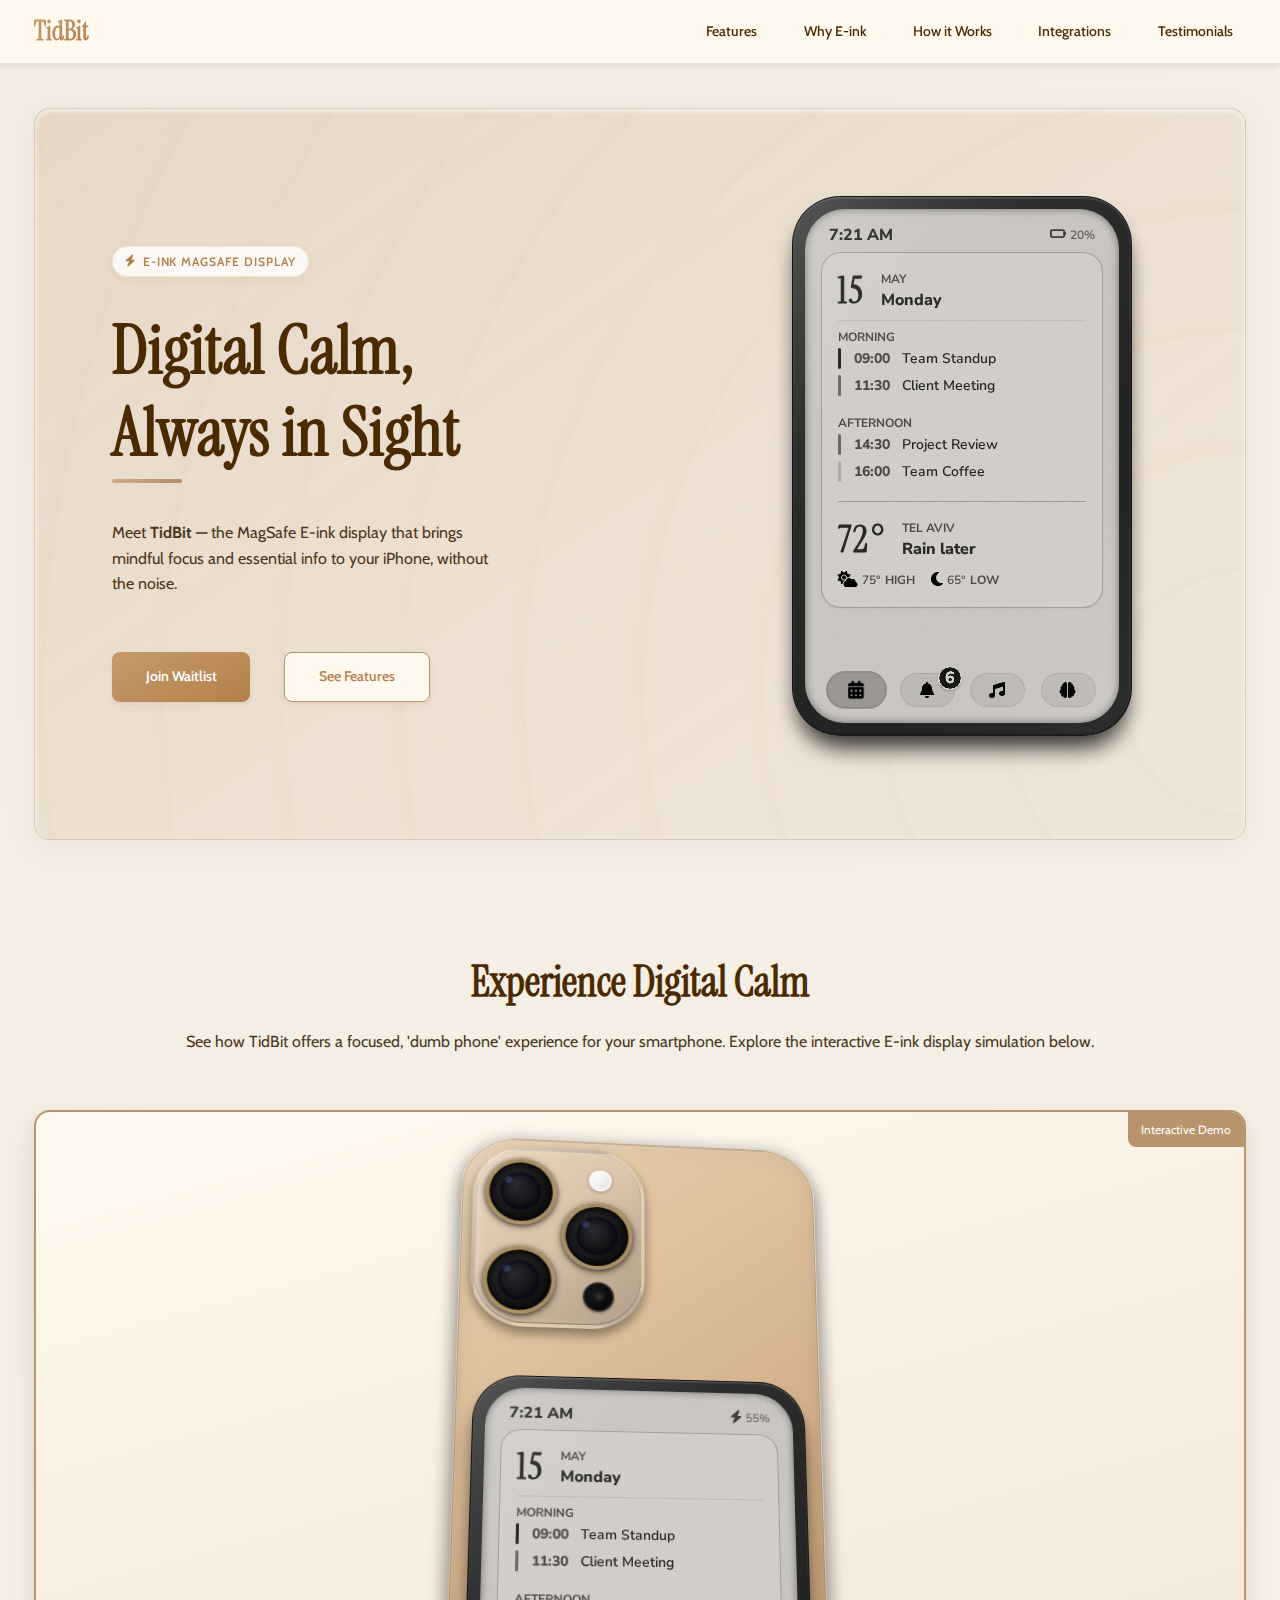
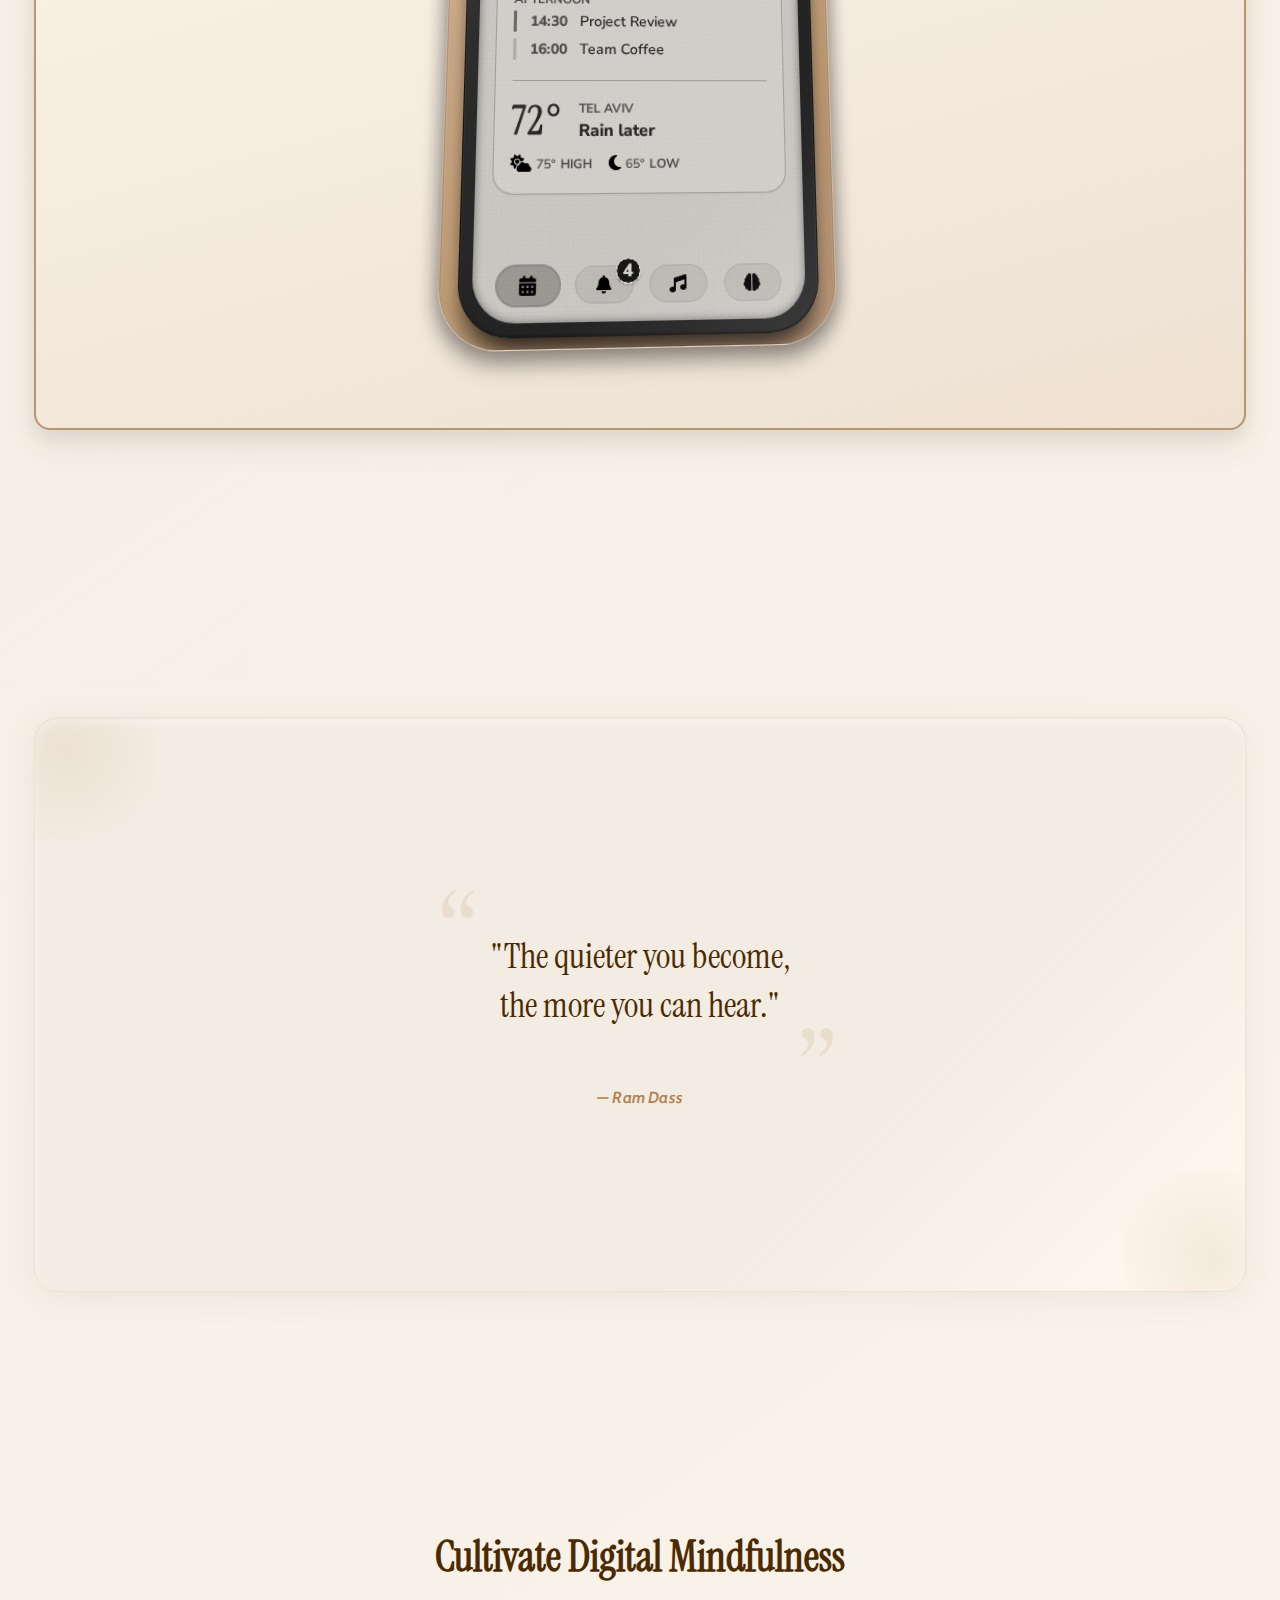
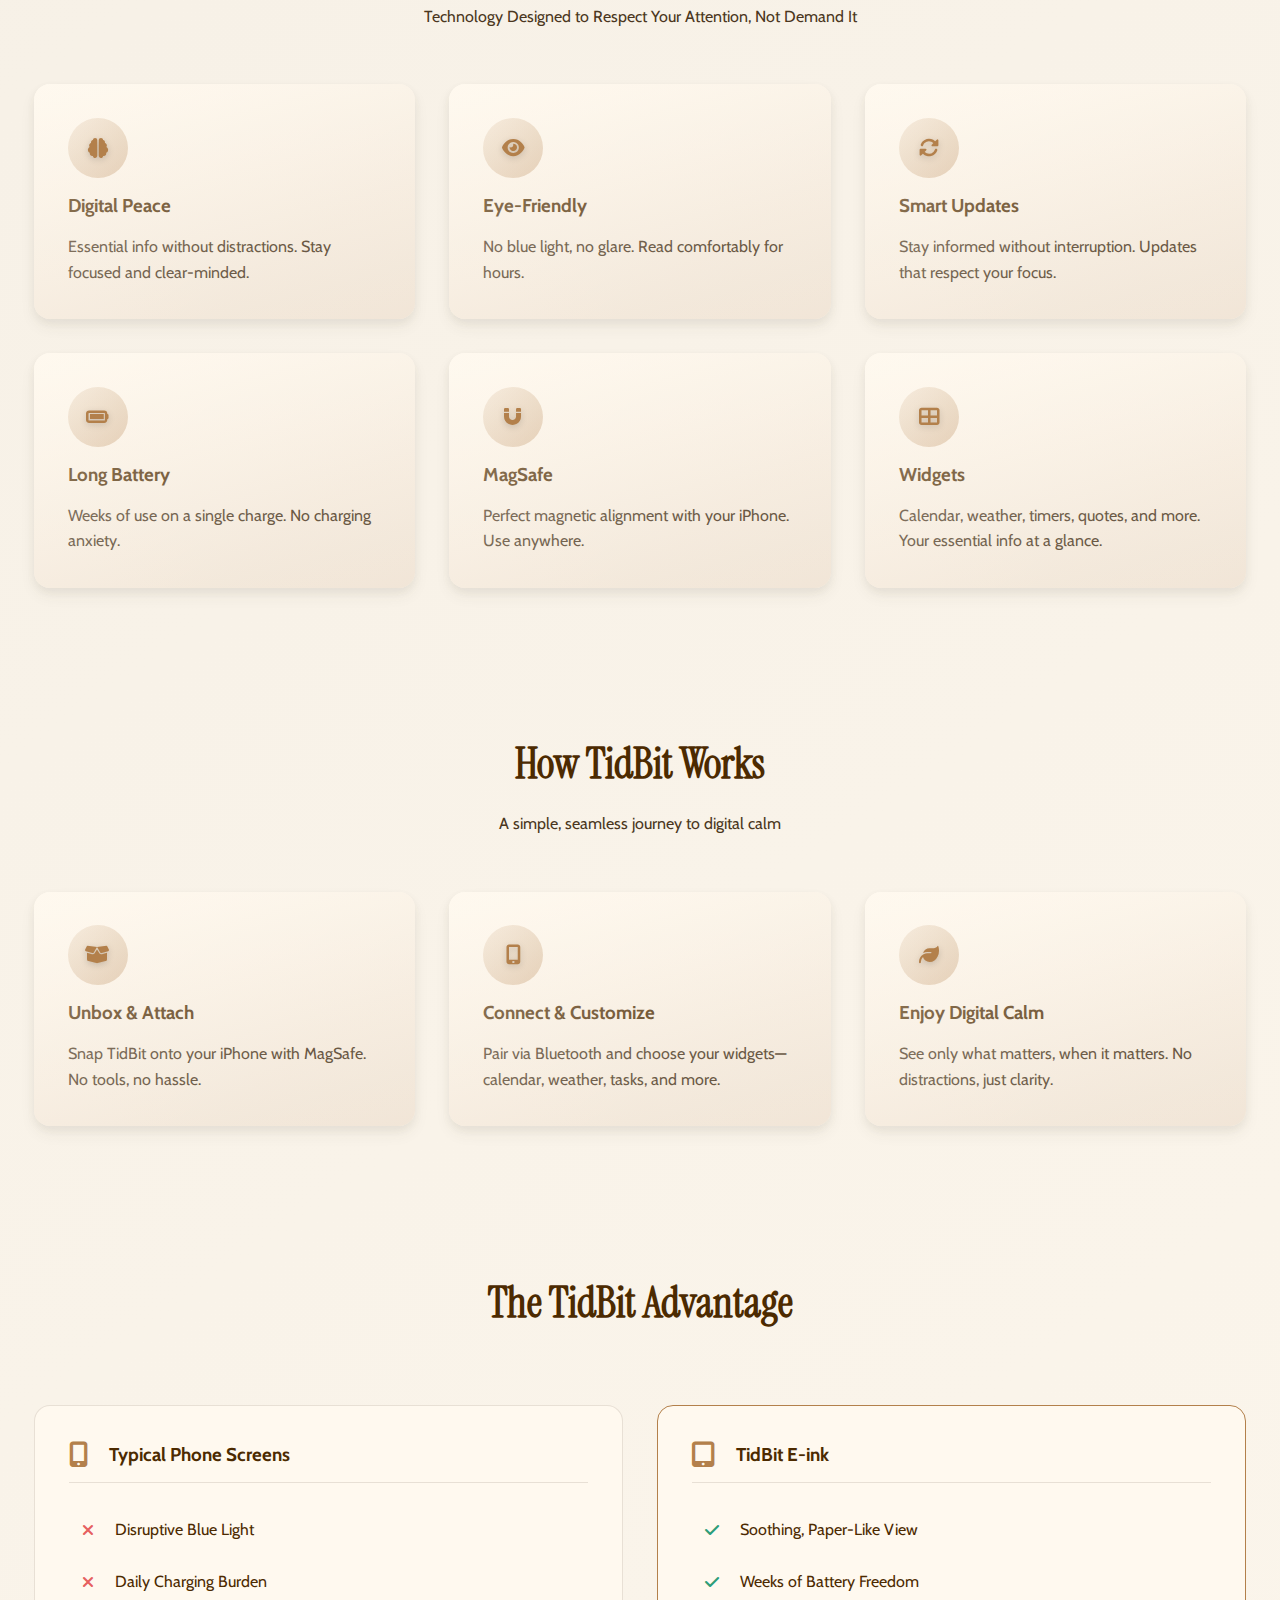
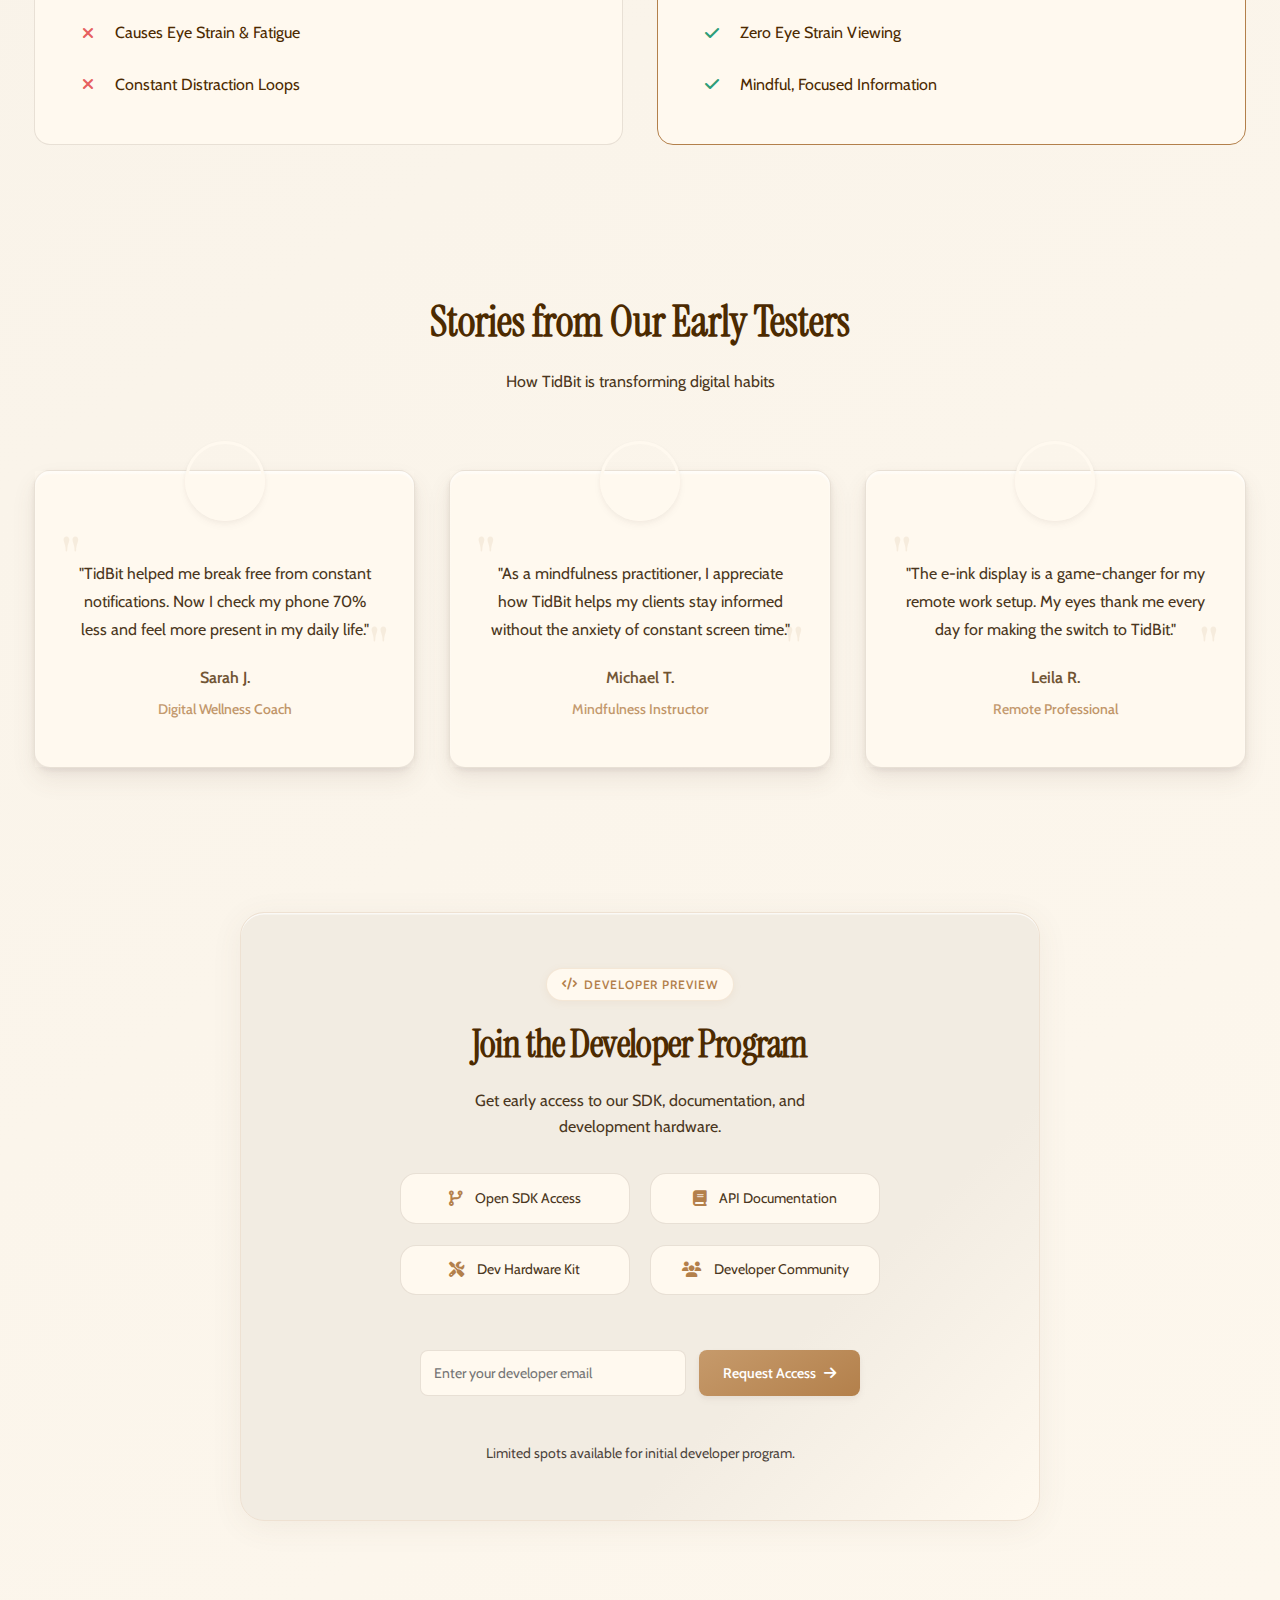
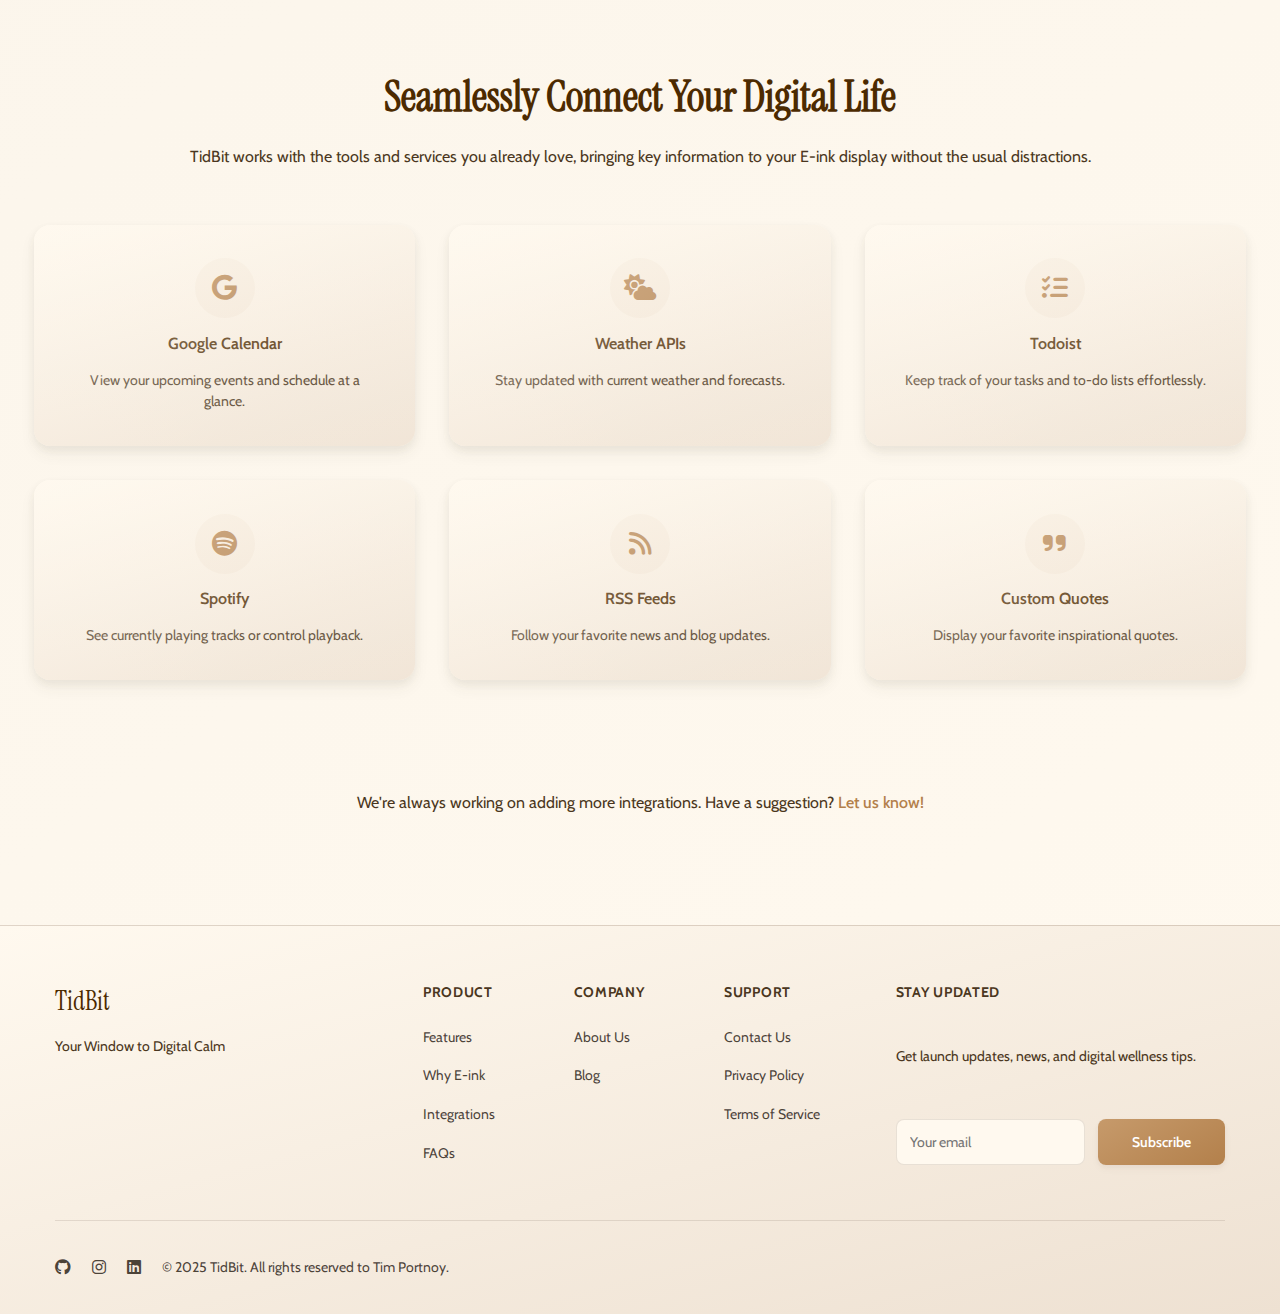
<file: product.html>
<!DOCTYPE html>
<html lang="en">
<head>
    <meta charset="UTF-8">
    <meta name="viewport" content="width=device-width, initial-scale=1.0">
    <meta name="description" content="TidBit: Your E-ink MagSafe display for digital calm. Reduce screen time & regain focus with mindful, eye-friendly technology. Join the waitlist.">
    <title>TidBit - E-ink MagSafe Display | Digital Wellness & Focus</title>
    <link rel="stylesheet" href="product-styles.css">
    <link rel="preconnect" href="https://fonts.googleapis.com">
    <link rel="preconnect" href="https://fonts.gstatic.com" crossorigin>
    <link href="https://fonts.googleapis.com/css2?family=Cabin:ital,wght@0,400..700;1,400..700&display=swap" rel="stylesheet">
    <link href="https://fonts.googleapis.com/css2?family=Instrument+Serif:ital@0;1&display=swap" rel="stylesheet">
    <link rel="stylesheet" href="https://cdnjs.cloudflare.com/ajax/libs/font-awesome/6.4.0/css/all.min.css">
</head>
<body>
    <button class="button back-to-top" aria-label="Back to top">
        <i class="fas fa-chevron-up"></i>
    </button>

    <div class="product-container">
        <nav class="navbar" aria-label="Main navigation">
            <div class="navbar-container">
                <div class="navbar-brand-container">
                    <a href="#" class="navbar-brand" aria-label="TidBit Home">
                        <span class="navbar-logo">TidBit</span>
                    </a>
                    <button 
                        class="menu-toggle" 
                        aria-label="Toggle navigation menu" 
                        aria-controls="primary-navigation"
                        aria-expanded="false"
                    >
                        <span class="menu-icon" aria-hidden="true"></span>
                        <span class="sr-only">Menu</span>
                    </button>
                </div>
                
                <div class="primary-navigation-container" data-visible="false">
                    <ul id="primary-navigation" class="primary-navigation">
                        <li class="nav-item">
                            <a href="#features" class="nav-link">
                                <span>Features</span>
                            </a>
                        </li>
                        <li class="nav-item">
                            <a href="#benefits" class="nav-link">
                                <span>Why E-ink</span>
                            </a>
                        </li>
                        <li class="nav-item">
                            <a href="#how-it-works" class="nav-link">
                                <span>How it Works</span>
                            </a>
                        </li>
                        <li class="nav-item">
                            <a href="#integrations" class="nav-link">
                                <span>Integrations</span>
                            </a>
                        </li>
                        <li class="nav-item">
                            <a href="#testimonials" class="nav-link">
                                <span>Testimonials</span>
                            </a>
                        </li>
                    </ul>
                </div>
            </div>
        </nav>

        <main>
            <header class="product-hero">
                <div class="hero-content">
                    <div class="hero-badge">
                        <i class="fas fa-bolt"></i>
                        <span>E-ink MagSafe Display</span>
                    </div>
                    <h1 class="hero-title">
                        Digital Calm,<br>
                        <span class="hero-highlight">Always in Sight</span>
                    </h1>
                    <p class="hero-subtitle">
                        Meet <strong>TidBit</strong> — the MagSafe E-ink display that brings mindful focus and essential info to your iPhone, without the noise.
                    </p>
                    <div class="hero-ctas">
                        <a href="#cta" class="button button-primary">Join Waitlist</a>
                        <a href="#features" class="button button-secondary">See Features</a>
                    </div>
                </div>
                <div class="hero-visual">
                        <iframe class="hero-mockup-iframe" src="tidbit-only.html" title="TidBit E-ink Mockup"></iframe>
                </div>
            </header>

            <section class="eink-display-section">
                
                <section class="eink-display-demo">
                    <div class="section-header">
                        <h2 class="section-title">Experience Digital Calm</h2>
                        <p class="section-subtitle">See how TidBit offers a focused, 'dumb phone' experience for your smartphone. Explore the interactive E-ink display simulation below.</p>
                    </div>

                <div class="iframe-container">
                    <iframe src="tidbit.html" class="eink-iframe" title="TidBit E-ink Display Demo"></iframe>
                    <div class="iframe-overlay">
                        <div class="overlay-text">Interactive Demo</div>
                    </div>
                </div>
                </section>

            <section class="quote-section">
                <blockquote>
                    <p class="quote-text">"The quieter you become, <br> the more you can hear."</p>
                    <cite class="quote-author">— Ram Dass</cite>
                </blockquote>
            </section>

            <section id="features" class="product-features">
                <div class="section-header">
                    <h2 class="section-title">Cultivate Digital Mindfulness</h2>
                    <p class="section-subtitle">Technology Designed to Respect Your Attention, Not Demand It</p>
                </div>

                <div class="features-container">
                    <div class="feature card card-elevated fade-in">
                        <div class="feature-icon-container">
                            <i class="fas fa-brain feature-icon"></i>
                        </div>
                        <h3>Digital Peace</h3>
                        <p>Essential info without distractions. Stay focused and clear-minded.</p>
                    </div>

                    <div class="feature card card-elevated fade-in">
                        <div class="feature-icon-container">
                            <i class="fas fa-eye feature-icon"></i>
                        </div>
                        <h3>Eye-Friendly</h3>
                        <p>No blue light, no glare. Read comfortably for hours.</p>
                    </div>

                    <div class="feature card card-elevated fade-in">
                        <div class="feature-icon-container">
                            <i class="fas fa-sync-alt feature-icon"></i>
                        </div>
                        <h3>Smart Updates</h3>
                        <p>Stay informed without interruption. Updates that respect your focus.</p>
                    </div>

                    <div class="feature card card-elevated fade-in">
                        <div class="feature-icon-container">
                            <i class="fas fa-battery-full feature-icon"></i>
                        </div>
                        <h3>Long Battery</h3>
                        <p>Weeks of use on a single charge. No charging anxiety.</p>
                    </div>

                    <div class="feature card card-elevated fade-in">
                        <div class="feature-icon-container">
                            <i class="fas fa-magnet feature-icon"></i>
                        </div>
                        <h3>MagSafe</h3>
                        <p>Perfect magnetic alignment with your iPhone. Use anywhere.</p>
                    </div>

                    <div class="feature card card-elevated fade-in">
                        <div class="feature-icon-container">
                            <i class="fas fa-th-large feature-icon"></i>
                        </div>
                        <h3>Widgets</h3>
                        <p>Calendar, weather, timers, quotes, and more. Your essential info at a glance.</p>
                    </div>
                </div>
            </section>

            <!-- <section id="benefits" class="philosophy-section fade-in">
                <div class="philosophy-content">
                    <h2>Less Noise. More Signal.</h2>
                    <p>TidBit helps you stay connected intentionally, acting as the focused 'dumb phone' for your smartphone – essentials without the noise. Take control of your digital life with technology that respects your focus.</p>
                </div>
                <div class="philosophy-visual">
                    <div class="philosophy-image">
                        <img src="images/mindful-tech.jpg" alt="Person using technology mindfully in a calm setting" class="philosophy-img">
                    </div>
                    <div class="philosophy-pattern"></div>
                </div>
            </section> -->

            <section id="how-it-works" class="how-it-works-section">
                <div class="section-header">
                    <h2 class="section-title">How TidBit Works</h2>
                    <p class="section-subtitle">A simple, seamless journey to digital calm</p>
                </div>
                <div class="features-container">
                    <div class="feature card card-elevated fade-in">
                        <div class="feature-icon-container">
                            <i class="fas fa-box-open feature-icon"></i>
                        </div>
                        <h3>Unbox & Attach</h3>
                        <p>Snap TidBit onto your iPhone with MagSafe. No tools, no hassle.</p>
                    </div>
                    <div class="feature card card-elevated fade-in">
                        <div class="feature-icon-container">
                            <i class="fas fa-mobile-alt feature-icon"></i>
                        </div>
                        <h3>Connect & Customize</h3>
                        <p>Pair via Bluetooth and choose your widgets—calendar, weather, tasks, and more.</p>
                    </div>
                    <div class="feature card card-elevated fade-in">
                        <div class="feature-icon-container">
                            <i class="fas fa-leaf feature-icon"></i>
                        </div>
                        <h3>Enjoy Digital Calm</h3>
                        <p>See only what matters, when it matters. No distractions, just clarity.</p>
                    </div>
                </div>
            </section>

            <section id="comparison" class="comparison-section">
                <div class="section-header">
                    <h2 class="section-title">The TidBit Advantage</h2>
                </div>

                <div class="comparison-grid">
                    <div class="comparison-card traditional">
                        <div class="comparison-header">
                            <i class="fas fa-mobile-alt"></i>
                            <h3>Typical Phone Screens</h3>
                        </div>
                        <div class="comparison-features">
                            <div class="comparison-feature negative">
                                <i class="fas fa-times"></i>
                                <span>Disruptive Blue Light</span>
                            </div>
                            <div class="comparison-feature negative">
                                <i class="fas fa-times"></i>
                                <span>Daily Charging Burden</span>
                            </div>
                            <div class="comparison-feature negative">
                                <i class="fas fa-times"></i>
                                <span>Causes Eye Strain & Fatigue</span>
                            </div>
                            <div class="comparison-feature negative">
                                <i class="fas fa-times"></i>
                                <span>Constant Distraction Loops</span>
                            </div>
                        </div>
                    </div>

                    <div class="comparison-card tidbit">
                        <div class="comparison-header">
                            <i class="fas fa-tablet-alt"></i>
                            <h3>TidBit E-ink</h3>
                        </div>
                        <div class="comparison-features">
                             <div class="comparison-feature positive">
                                <i class="fas fa-check"></i>
                                <span>Soothing, Paper-Like View</span>
                            </div>
                            <div class="comparison-feature positive">
                                <i class="fas fa-check"></i>
                                <span>Weeks of Battery Freedom</span>
                            </div>
                            <div class="comparison-feature positive">
                                <i class="fas fa-check"></i>
                                <span>Zero Eye Strain Viewing</span>
                            </div>
                            <div class="comparison-feature positive">
                                <i class="fas fa-check"></i>
                                <span>Mindful, Focused Information</span>
                            </div>
                        </div>
                    </div>
                </div>
            </section>

            <section id="testimonials" class="testimonials-section">
                <div class="section-header">
                    <h2 class="section-title">Stories from Our Early Testers</h2>
                    <p class="section-subtitle">How TidBit is transforming digital habits</p>
                </div>

                <div class="testimonials-grid">
                    <div class="testimonial-card fade-in">
                        <div class="testimonial-avatar">
                            <img src="images/testimonial-1.jpg" alt="Sarah J." loading="lazy">
                            <div class="avatar-accent"></div>
                        </div>
                        <div class="testimonial-content">
                            <div class="testimonial-text">
                                <p>"TidBit helped me break free from constant notifications. Now I check my phone 70% less and feel more present in my daily life."</p>
                            </div>
                            <div class="testimonial-author">
                                <div class="author-info">
                                    <span class="author-name">Sarah J.</span>
                                    <span class="author-role">Digital Wellness Coach</span>
                                </div>
                            </div>
                        </div>
                    </div>

                    <div class="testimonial-card fade-in">
                        <div class="testimonial-avatar">
                            <img src="images/testimonial-3.jpeg" alt="Michael T." loading="lazy">
                            <div class="avatar-accent"></div>
                        </div>
                        <div class="testimonial-content">
                            <div class="testimonial-text">
                                <p>"As a mindfulness practitioner, I appreciate how TidBit helps my clients stay informed without the anxiety of constant screen time."</p>
                            </div>
                            <div class="testimonial-author">
                                <div class="author-info">
                                    <span class="author-name">Michael T.</span>
                                    <span class="author-role">Mindfulness Instructor</span>
                                </div>
                            </div>
                        </div>
                    </div>

                    <div class="testimonial-card fade-in">
                        <div class="testimonial-avatar">
                            <img src="images/testimonial-2.jpeg" alt="Leila R." loading="lazy">
                            <div class="avatar-accent"></div>
                        </div>
                        <div class="testimonial-content">
                            <div class="testimonial-text">
                                <p>"The e-ink display is a game-changer for my remote work setup. My eyes thank me every day for making the switch to TidBit."</p>
                            </div>
                            <div class="testimonial-author">
                                <div class="author-info">
                                    <span class="author-name">Leila R.</span>
                                    <span class="author-role">Remote Professional</span>
                                </div>
                            </div>
                        </div>
                    </div>
                </div>
            </section>

            <section id="pricing" class="developer-program-section fade-in">
    <div class="developer-content">
        <div class="developer-header">
            <div class="developer-badge">
                <i class="fas fa-code"></i>
                Developer Preview
            </div>
            <h2 class="developer-title">Join the Developer Program</h2>
            <p class="developer-description">Get early access to our SDK, documentation, and development hardware.</p>
        </div>
        
        <div class="developer-features">
            <div class="developer-feature">
                <i class="fas fa-code-branch"></i>
                <span>Open SDK Access</span>
            </div>
            <div class="developer-feature">
                <i class="fas fa-book"></i>
                <span>API Documentation</span>
            </div>
            <div class="developer-feature">
                <i class="fas fa-tools"></i>
                <span>Dev Hardware Kit</span>
            </div>
            <div class="developer-feature">
                <i class="fas fa-users"></i>
                <span>Developer Community</span>
            </div>
        </div>
        <form id="cta" class="developer-form" autocomplete="off">
            <input type="email" placeholder="Enter your developer email" class="developer-input" required>
            <button class="button button-primary developer-button" type="submit">
                Request Access <i class="fas fa-arrow-right"></i>
            </button>
        </form>
        <p class="developer-note">Limited spots available for initial developer program.</p>
    </div>
</section>

            <section id="integrations" class="integrations-section">
                <div class="section-header">
                    <h2 class="section-title">Seamlessly Connect Your Digital Life</h2>
                    <p class="section-subtitle">TidBit works with the tools and services you already love, bringing key information to your E-ink display without the usual distractions.</p>
                </div>

                <div class="integrations-grid">
                    <div class="integration-item card card-elevated fade-in">
                        <div class="integration-logo">
                            <i class="fab fa-google"></i>
                        </div>
                        <h3 class="integration-name">Google Calendar</h3>
                        <p class="integration-description">View your upcoming events and schedule at a glance.</p>
                    </div>
                    <div class="integration-item card card-elevated fade-in">
                        <div class="integration-logo">
                            <i class="fas fa-cloud-sun"></i>
                        </div>
                        <h3 class="integration-name">Weather APIs</h3>
                        <p class="integration-description">Stay updated with current weather and forecasts.</p>
                    </div>
                    <div class="integration-item card card-elevated fade-in">
                        <div class="integration-logo">
                            <i class="fas fa-tasks"></i>
                        </div>
                        <h3 class="integration-name">Todoist</h3>
                        <p class="integration-description">Keep track of your tasks and to-do lists effortlessly.</p>
                    </div>
                    <div class="integration-item card card-elevated fade-in">
                        <div class="integration-logo">
                            <i class="fab fa-spotify"></i>
                        </div>
                        <h3 class="integration-name">Spotify</h3>
                        <p class="integration-description">See currently playing tracks or control playback.</p>
                    </div>
                    <div class="integration-item card card-elevated fade-in">
                        <div class="integration-logo">
                            <i class="fas fa-rss"></i>
                        </div>
                        <h3 class="integration-name">RSS Feeds</h3>
                        <p class="integration-description">Follow your favorite news and blog updates.</p>
                    </div>
                    <div class="integration-item card card-elevated fade-in">
                        <div class="integration-logo">
                            <i class="fas fa-quote-right"></i>
                        </div>
                        <h3 class="integration-name">Custom Quotes</h3>
                        <p class="integration-description">Display your favorite inspirational quotes.</p>
                    </div>
                </div>

                <div class="integrations-footer">
                    <p>We're always working on adding more integrations. Have a suggestion? <a href="#">Let us know!</a></p>
                </div>
            </section>
        </main>

    </div>
    <footer class="product-footer">
        <div class="footer-content">
            <div class="footer-top">
                <div class="footer-info">
                    <div class="footer-logo">TidBit</div>
                    <p class="footer-tagline">Your Window to Digital Calm</p>
                </div>

                <div class="footer-links-container">
                    <div class="footer-links-column">
                        <h4 class="footer-heading">Product</h4>
                        <ul class="footer-links-list">
                            <li><a href="#features" class="footer-link">Features</a></li>
                            <li><a href="#benefits" class="footer-link">Why E-ink</a></li>
                            <li><a href="#integrations" class="footer-link">Integrations</a></li>
                            <li><a href="#" class="footer-link">FAQs</a></li> </ul>
                    </div>

                    <div class="footer-links-column">
                        <h4 class="footer-heading">Company</h4>
                        <ul class="footer-links-list">
                            <li><a href="#" class="footer-link">About Us</a></li>
                            <li><a href="#" class="footer-link">Blog</a></li>
                            </ul>
                    </div>

                    <div class="footer-links-column">
                        <h4 class="footer-heading">Support</h4>
                        <ul class="footer-links-list">
                            <li><a href="#" class="footer-link">Contact Us</a></li>
                            <li><a href="#" class="footer-link">Privacy Policy</a></li>
                            <li><a href="#" class="footer-link">Terms of Service</a></li>
                            </ul>
                    </div>
                </div>

                <div class="footer-newsletter">
                    <h4 class="footer-heading">Stay Updated</h4>
                     <p class="newsletter-description">Get launch updates, news, and digital wellness tips.</p>
                    <div class="newsletter-form">
                        <input type="email" placeholder="Your email" class="newsletter-input">
                        <button class="button button-primary newsletter-button">Subscribe</button>
                    </div>
                </div>
            </div>

            <div class="footer-bottom">
                <div class="footer-social">
                     <a href="https://github.com/timonim" class="social-icon" aria-label="GitHub"><i class="fab fa-github"></i></a>
                    <a href="https://www.instagram.com/portnoytim" class="social-icon" aria-label="Instagram"><i class="fab fa-instagram"></i></a>
                    <a href="https://www.linkedin.com/in/tim-portnoy" class="social-icon" aria-label="LinkedIn"><i class="fab fa-linkedin"></i></a>
                    </div>

                 <p class="footer-copyright">© 2025 TidBit. All rights reserved to Tim Portnoy.</p>
            </div>
        </div>
    </footer>
    
    <script src="product-script.js"></script>
    <style>
    html {
        scroll-behavior: smooth;
    }
    </style>
</body>
</html>
</file>
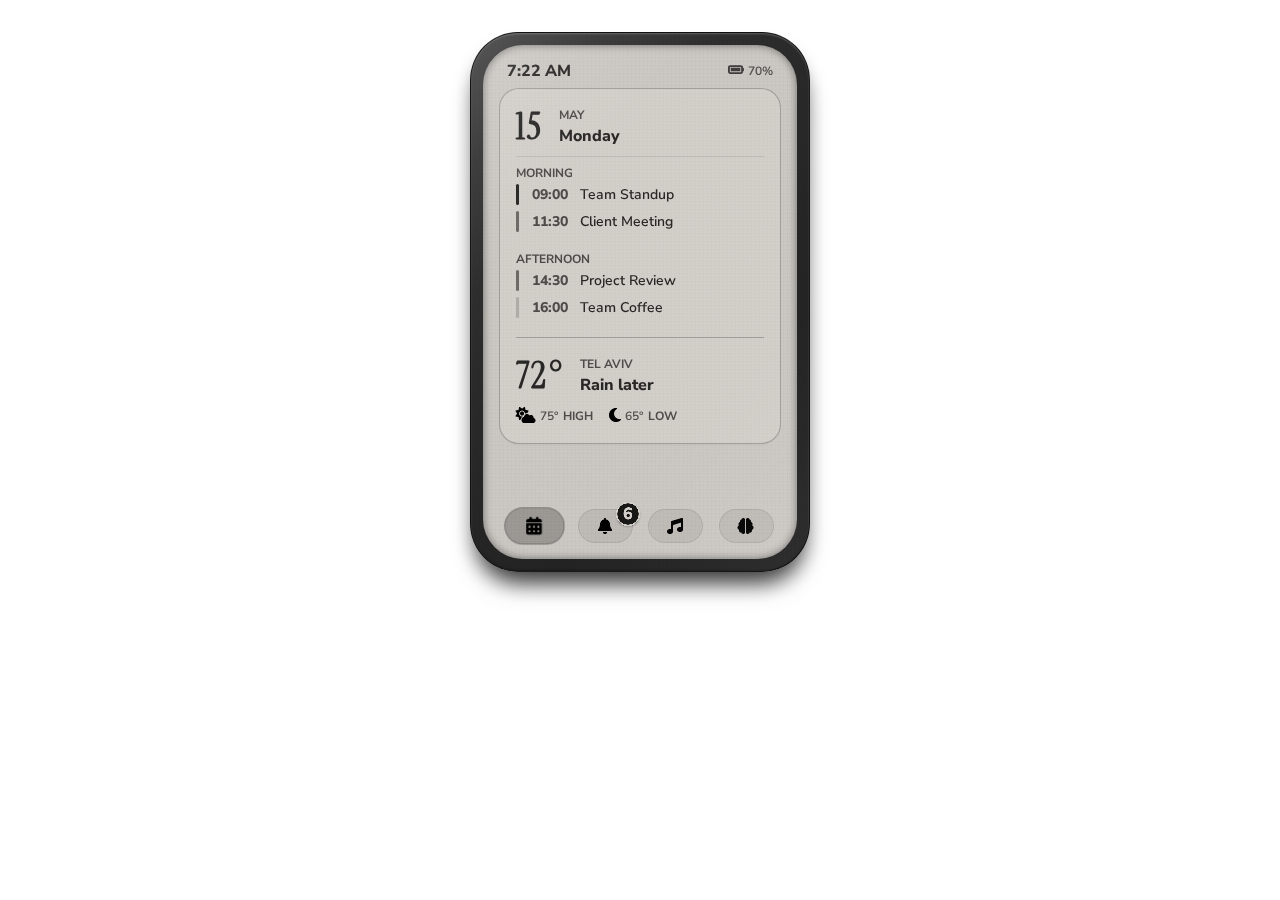
<file: tidbit-only.html>
<!DOCTYPE html>
<html lang="en">
<head>
    <meta charset="UTF-8">
    <meta name="viewport" content="width=device-width, initial-scale=1.0">
    <title>E-ink Display Content</title>
    <link rel="stylesheet" href="styles.css">
    <link rel="preconnect" href="https://fonts.gstatic.com" crossorigin>
    <link rel="preconnect" href="https://fonts.googleapis.com">
    <link href="https://fonts.googleapis.com/css2?family=Instrument+Serif:ital@0;1&family=Nunito+Sans:ital,opsz,wght@0,6..12,200..1000;1,6..12,200..1000&display=swap" rel="stylesheet">
    <link rel="stylesheet" href="https://cdnjs.cloudflare.com/ajax/libs/font-awesome/6.4.0/css/all.min.css">
    </head>
<body>

        <div class="magsafe-container" style="margin: 2em;">
            <div class="epaper-display">
                <div class="screen-content">
                    <div class="status-bar">
                        <span class="time">9:41</span>
                        <div class="battery-status">
                            <span class="icon battery-icon"><i class="fas fa-battery-three-quarters"></i></span>
                            <span class="battery-level">85%</span>
                        </div>
                    </div>

                    <div class="content">
                        <section class="widget combined-widget" role="region" aria-labelledby="combined-widget-title">
                            <div class="calendar-section">
                                <header class="date header" id="combined-widget-title">
                                    <h1>15</h1>
                                    <div class="date-container">
                                        <span class="month subtitle">MAY</span>
                                        <span class="weekday title">Monday</span>
                                    </div>
                                </header>
                                <div class="events">
                                    <div class="event-category">
                                        <span class="category-label">Morning</span>
                                        <div class="event priority-high">
                                            <div class="priority-indicator"></div>
                                            <span class="time">09:00</span>
                                            <span class="text">Team Standup</span>
                                        </div>
                                        <div class="event priority-medium">
                                            <div class="priority-indicator"></div>
                                            <span class="time">11:30</span>
                                            <span class="text">Client Meeting</span>
                                        </div>
                                    </div>
                                    <div class="event-category">
                                        <span class="category-label">Afternoon</span>
                                        <div class="event priority-medium">
                                            <div class="priority-indicator"></div>
                                            <span class="time">14:30</span>
                                            <span class="text">Project Review</span>
                                        </div>
                                        <div class="event priority-low">
                                            <div class="priority-indicator"></div>
                                            <span class="time">16:00</span>
                                            <span class="text">Team Coffee</span>
                                        </div>
                                    </div>
                                </div>
                            </div>

                            <div class="weather-section">
                                <header class="header">
                                    <h1>72°</h1>
                                    <div class="date-container">
                                        <span class="location subtitle">Tel Aviv</span>
                                        <span class="forecast title">Rain later</span>
                                    </div>
                                </header>
                                <div class="weather-details">
                                    <div class="detail">
                                        <span class="icon weather-icon"><i class="fas fa-cloud-sun"></i></span>
                                        <span class="value">75°</span>
                                        <span class="label">High</span>
                                    </div>
                                    <div class="detail">
                                        <span class="icon weather-icon"><i class="fas fa-moon"></i></span>
                                        <span class="value">65°</span>
                                        <span class="label">Low</span>
                                    </div>
                                </div>
                            </div>
                        </section>

                        <section class="widget notifications" role="log" aria-labelledby="notifications-title">
                            <header class="header">
                                <h1 class="notifications-count">03</h1>
                                <div class="date-container">
                                    <span class="subtitle" id="notifications-title">Notifications</span>
                                    <span class="title">Recent</span>
                                </div>
                            </header>
                            <ul class="notification-list">
                                <li class="notification-group">
                                    <span class="category-label">Messages</span>
                                    <div class="notification-item">
                                        <div class="notification-content">
                                            <div class="icon notification-icon"><i class="fas fa-envelope"></i></div>
                                            <span class="notification-text">Email from Alex: Project update</span>
                                        </div>
                                        <span class="notification-time">10m ago</span>
                                    </div>
                                </li>
                                <li class="notification-group">
                                    <span class="category-label">Reminders</span>
                                    <div class="notification-item">
                                        <div class="notification-content">
                                            <div class="icon notification-icon"><i class="fas fa-clock"></i></div>
                                            <span class="notification-text">Take medication</span>
                                        </div>
                                        <span class="notification-time">30m ago</span>
                                    </div>
                                </li>
                                </ul>
                        </section>

                        <section class="widget media" role="region" aria-label="Media Player">
                            <div class="media-content">
                                <img src="midnight_city.jpeg" alt="Album cover: M83 - Midnight City" class="album-cover">
                                <div class="track-info">
                                    <h2 class="track-title">Midnight City</h2>
                                    <span class="text">M83</span>
                                </div>
                                <div class="controls">
                                     <button class="prev" aria-label="Previous track"><span class="icon"><i class="fas fa-step-backward"></i></span></button>
                                    <button class="play" aria-label="Play"><span class="icon"><i class="fas fa-play"></i></span></button>
                                    <button class="next" aria-label="Next track"><span class="icon"><i class="fas fa-step-forward"></i></span></button>
                                </div>
                            </div>
                        </section>

                        <section class="widget productivity-widget" role="region">
                            <!-- <header class="header">
                                <h1 id="productivity-widget-title"><i class="fas fa-brain"></i> Productivity</h1>
                            </header> -->
                            <div class="productivity-content">
                                <div class="pomodoro-section">
                                    <h2 class="productivity-section-title"><i class="fas fa-clock"></i> Pomodoro Timer</h2>
                                    <div class="pomodoro-timer">
                                        <div class="pomodoro-info">
                                            <span class="pomodoro-session-type">Work</span>
                                            <h1 class="pomodoro-time">25:00</h1>
                                            <span class="pomodoro-sessions-completed" title="Pomodoros completed" aria-label="Pomodoros completed" style="display:inline-block;margin-top:4px;font-size:0.9em;"></span>
                                        </div>
                                        <div class="pomodoro-controls">
                                            <button class="pomodoro-start" aria-label="Start timer"><i class="fas fa-play"></i></button>
                                            <button class="pomodoro-pause" aria-label="Pause timer" style="display: none;"><i class="fas fa-pause"></i></button>
                                            <button class="pomodoro-reset" aria-label="Reset timer"><i class="fas fa-redo"></i></button>
                                        </div>
                                    </div>

                                </div>

                                <hr class="productivity-divider">

                                <div class="mindfulness-section">
                                    <h2 class="productivity-section-title ds-section-title"><i class="fas fa-leaf"></i> Mindful Moment</h2>
                                    <div class="mindfulness-prompt-display ds-text-container">
                                        <p class="mindfulness-prompt-text">Take a deep breath and notice your surroundings.</p>
                                        <button class="mindfulness-new-prompt-btn" aria-label="Get new mindfulness prompt">
                                            <i class="fas fa-sync-alt"></i>
                                        </button>
                                    </div>
                                </div>
                            </div>
                        </section>

                        <div class="notification-summary widget--hidden"></div>
                    </div>
                </div>
            </div>
        </div>
    <script src="script.js"></script>
</body>
</html>
</file>
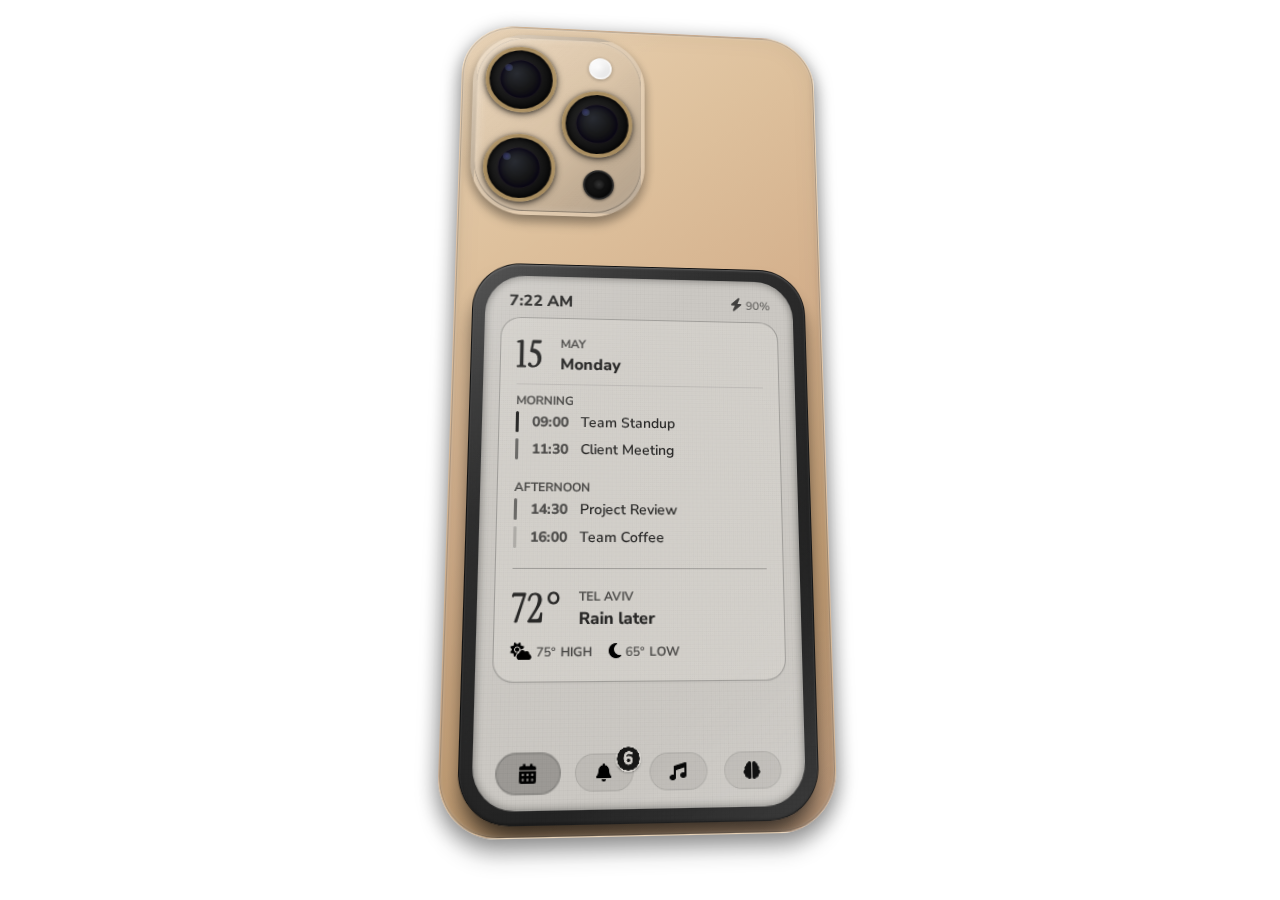
<file: tidbit.html>
<!DOCTYPE html>
<html lang="en">
<head>
    <meta charset="UTF-8">
    <meta name="viewport" content="width=device-width, initial-scale=1.0">
    <title>E-ink Display Content</title>
    <link rel="stylesheet" href="styles.css">
    <link rel="preconnect" href="https://fonts.gstatic.com" crossorigin>
    <link rel="preconnect" href="https://fonts.googleapis.com">
    <link href="https://fonts.googleapis.com/css2?family=Instrument+Serif:ital@0;1&family=Nunito+Sans:ital,opsz,wght@0,6..12,200..1000;1,6..12,200..1000&display=swap" rel="stylesheet">
    <link rel="stylesheet" href="https://cdnjs.cloudflare.com/ajax/libs/font-awesome/6.4.0/css/all.min.css">
    </head>
<body>
    <div class="iphone-mock">
        <div class="camera">
            <div class="camera-lens"></div>
            <div class="camera-lens"></div>
            <div class="camera-lens"></div>
            <div class="camera-flash"></div>
            <div class="depth-sensor"></div>
        </div>
        <div class="magsafe-container" style=" bottom: -60px;
    left: 50%;
    transform: translateX(-50%) translate3d(0, 0, 10px);">
            <div class="epaper-display">
                <div class="screen-content">
                    <div class="status-bar">
                        <span class="time">9:41</span>
                        <div class="battery-status">
                            <span class="icon battery-icon"><i class="fas fa-battery-three-quarters"></i></span>
                            <span class="battery-level">85%</span>
                        </div>
                    </div>

                    <div class="content">
                        <section class="widget combined-widget" role="region" aria-labelledby="combined-widget-title">
                            <div class="calendar-section">
                                <header class="date header" id="combined-widget-title">
                                    <h1>15</h1>
                                    <div class="date-container">
                                        <span class="month subtitle">MAY</span>
                                        <span class="weekday title">Monday</span>
                                    </div>
                                </header>
                                <div class="events">
                                    <div class="event-category">
                                        <span class="category-label">Morning</span>
                                        <div class="event priority-high">
                                            <div class="priority-indicator"></div>
                                            <span class="time">09:00</span>
                                            <span class="text">Team Standup</span>
                                        </div>
                                        <div class="event priority-medium">
                                            <div class="priority-indicator"></div>
                                            <span class="time">11:30</span>
                                            <span class="text">Client Meeting</span>
                                        </div>
                                    </div>
                                    <div class="event-category">
                                        <span class="category-label">Afternoon</span>
                                        <div class="event priority-medium">
                                            <div class="priority-indicator"></div>
                                            <span class="time">14:30</span>
                                            <span class="text">Project Review</span>
                                        </div>
                                        <div class="event priority-low">
                                            <div class="priority-indicator"></div>
                                            <span class="time">16:00</span>
                                            <span class="text">Team Coffee</span>
                                        </div>
                                    </div>
                                </div>
                            </div>

                            <div class="weather-section">
                                <header class="header">
                                    <h1>72°</h1>
                                    <div class="date-container">
                                        <span class="location subtitle">Tel Aviv</span>
                                        <span class="forecast title">Rain later</span>
                                    </div>
                                </header>
                                <div class="weather-details">
                                    <div class="detail">
                                        <span class="icon weather-icon"><i class="fas fa-cloud-sun"></i></span>
                                        <span class="value">75°</span>
                                        <span class="label">High</span>
                                    </div>
                                    <div class="detail">
                                        <span class="icon weather-icon"><i class="fas fa-moon"></i></span>
                                        <span class="value">65°</span>
                                        <span class="label">Low</span>
                                    </div>
                                </div>
                            </div>
                        </section>

                        <section class="widget notifications" role="log" aria-labelledby="notifications-title">
                            <header class="header">
                                <h1 class="notifications-count">03</h1>
                                <div class="date-container">
                                    <span class="subtitle" id="notifications-title">Notifications</span>
                                    <span class="title">Recent</span>
                                </div>
                            </header>
                            <ul class="notification-list">
                                <li class="notification-group">
                                    <span class="category-label">Messages</span>
                                    <div class="notification-item">
                                        <div class="notification-content">
                                            <div class="icon notification-icon"><i class="fas fa-envelope"></i></div>
                                            <span class="notification-text">Email from Alex: Project update</span>
                                        </div>
                                        <span class="notification-time">10m ago</span>
                                    </div>
                                </li>
                                <li class="notification-group">
                                    <span class="category-label">Reminders</span>
                                    <div class="notification-item">
                                        <div class="notification-content">
                                            <div class="icon notification-icon"><i class="fas fa-clock"></i></div>
                                            <span class="notification-text">Take medication</span>
                                        </div>
                                        <span class="notification-time">30m ago</span>
                                    </div>
                                </li>
                                </ul>
                        </section>

                        <section class="widget media" role="region" aria-label="Media Player">
                            <div class="media-content">
                                <img src="midnight_city.jpeg" alt="Album cover: M83 - Midnight City" class="album-cover">
                                <div class="track-info">
                                    <h2 class="track-title">Midnight City</h2>
                                    <span class="text">M83</span>
                                </div>
                                <div class="controls">
                                     <button class="prev" aria-label="Previous track"><span class="icon"><i class="fas fa-step-backward"></i></span></button>
                                    <button class="play" aria-label="Play"><span class="icon"><i class="fas fa-play"></i></span></button>
                                    <button class="next" aria-label="Next track"><span class="icon"><i class="fas fa-step-forward"></i></span></button>
                                </div>
                            </div>
                        </section>

                        <section class="widget productivity-widget" role="region">
                            <!-- <header class="header">
                                <h1 id="productivity-widget-title"><i class="fas fa-brain"></i> Productivity</h1>
                            </header> -->
                            <div class="productivity-content">
                                <div class="pomodoro-section">
                                    <h2 class="productivity-section-title"><i class="fas fa-clock"></i> Pomodoro Timer</h2>
                                    <div class="pomodoro-timer">
                                        <div class="pomodoro-info">
                                            <span class="pomodoro-session-type">Work</span>
                                            <h1 class="pomodoro-time">25:00</h1>
                                            <span class="pomodoro-sessions-completed" title="Pomodoros completed" aria-label="Pomodoros completed" style="display:inline-block;margin-top:4px;font-size:0.9em;"></span>
                                        </div>
                                        <div class="pomodoro-controls">
                                            <button class="pomodoro-start" aria-label="Start timer"><i class="fas fa-play"></i></button>
                                            <button class="pomodoro-pause" aria-label="Pause timer" style="display: none;"><i class="fas fa-pause"></i></button>
                                            <button class="pomodoro-reset" aria-label="Reset timer"><i class="fas fa-redo"></i></button>
                                        </div>
                                    </div>

                                </div>

                                <hr class="productivity-divider">

                                <div class="mindfulness-section">
                                    <h2 class="productivity-section-title ds-section-title"><i class="fas fa-leaf"></i> Mindful Moment</h2>
                                    <div class="mindfulness-prompt-display ds-text-container">
                                        <p class="mindfulness-prompt-text">Take a deep breath and notice your surroundings.</p>
                                        <button class="mindfulness-new-prompt-btn" aria-label="Get new mindfulness prompt">
                                            <i class="fas fa-sync-alt"></i>
                                        </button>
                                    </div>
                                </div>
                            </div>
                        </section>

                        <div class="notification-summary widget--hidden"></div>
                    </div>
                </div>
            </div>
        </div>
    </div>
    <script src="script.js"></script>
</body>
</html>
</file>
<file: styles.css>
/* ===================== */
/* TABLE OF CONTENTS     */
/* ===================== */
/* 1. Variables & Defaults
/* 2. Base Elements
/* 3. Typography
/* 4. Device Components
/* 5. Screen Components
/* 6. Widget Components
/* 7. Utility Components
/* 8. Animations & Transitions
/* 9. Design System Components
/* ===================== */

/* ==================== */
/* 1. VARIABLES & DEFAULTS */
/* ==================== */
:root {
    /* Colors */
    --background-color: #cabaa200;
    --iphone-color-light: #d6c0a0;
    --iphone-color-mid: #ceb698;
    --iphone-color-dark: #b5a17c;
    --iphone-reflection: rgba(255, 255, 255, 0.08);
    --iphone-shadow: rgba(0, 0, 0, 0.5);
    --magsafe-color-light: #2a2a2a;
    --magsafe-color-dark: #242424;
    --magsafe-border-light: #4a8a9a;
    --magsafe-border-dark: #2c5e6c;
    --epaper-background: #dbdbdb;
    --text-color-primary: #444;
    --text-color-secondary: #666666;
    --text-color-tertiary: #888888;
    --border-color: rgba(0, 0, 0, 0.2);
    --widget-background: #e2e2e2;

    /* Typography */
    --font-family-primary: "Nunito Sans", serif, -apple-system, BlinkMacSystemFont, 'Segoe UI', Roboto, Oxygen, Ubuntu, Cantarell, 'Open Sans', 'Helvetica Neue', sans-serif;
    --font-family-secondary: "Instrument Serif", serif;

    .instrument-serif-regular {
        font-family: "Instrument Serif", serif;
        font-weight: 400;
        font-style: normal;
      }
      
      .instrument-serif-regular-italic {
        font-family: "Instrument Serif", serif;
        font-weight: 400;
        font-style: italic;
      }
      

    /* Font sizes */
    --font-size-xs: 12px;
    --font-size-sm: 14px;
    --font-size-md: 16px;
    --font-size-lg: 24px;
    --font-size-xl: 32px;
    --font-size-xxl: 36px;

    /* Font weights */
    --font-weight-regular: 600;
    --font-weight-bold: 700;
    --font-weight-extrabold: 800;

    /* Sizes */
    --border-radius-large: 56px;
    --border-radius-medium: 32px;
    --border-radius-small: 20px;
    --spacing-xs: 4px;
    --spacing-small: 8px;
    --spacing-medium: 16px;
    --spacing-large: 24px;

    /* Shadows */
    --shadow-sm: 0 1px 2px rgba(0, 0, 0, 0.03);
    --shadow-md: 0 2px 8px rgba(0, 0, 0, 0.1);
    --shadow-lg: 0 10px 30px rgba(0, 0, 0, 0.2);

    /* Component-specific */
    --widget-padding: var(--spacing-medium);
    --widget-gap: var(--spacing-small);
    --widget-border: 1px solid var(--border-color);
}

/* Reset */
* {
    margin: 0;
    padding: 0;
    box-sizing: border-box;
    transition: all 0s ease;
}

/* =============== */
/* 2. BASE ELEMENTS */
/* =============== */
body {
    margin: 0;
    display: flex;
    background: var(--background-color);
    font-family: var(--font-family-primary);
    font-weight: 600;
    /* min-height: 100vh; */
    display: flex;
    align-items: flex-start;
    justify-content: center;
    perspective: 2000px;
    overflow: hidden;
    width: 100%;
    height: 100%;
}

/* ================ */
/* 3. TYPOGRAPHY */
/* ================ */
h1, .temp, .day, .notifications-count {
    font-size: var(--font-size-xxl);
    font-weight: var(--font-weight-bold);
    font-family: var(--font-family-secondary);
    line-height: 1.2;
    text-align: left;
    margin: 0;
    display: flex;
    align-items: center;
    height: auto;
    padding: 0;
    text-rendering: optimizeLegibility;
    text-shadow: 0 0 1px rgba(0, 0, 0, 0.1);
    color: var(--text-color-primary);
    letter-spacing: 0.05em;
}

.title, .forecast, .weekday, .track-title, .notifications h3, .mindfulness .title {
    font-size: var(--font-size-md);
    font-weight: var(--font-weight-extrabold);
    color: var(--text-color-primary);
    text-align: left;
}

.subtitle, .location, .month, .category-label, .notification-subtitle, .detail .label {
    font-size: var(--font-size-xs);
    font-weight: var(--font-weight-bold);
    color: var(--text-color-secondary);
    text-transform: uppercase;
}

.time, .notification-count {
    font-size: var(--font-size-md);
    font-weight: var(--font-weight-extrabold);
    color: var(--text-color-primary);
    line-height: 1;
}

.text, .notification-text, .notification-summary-text {
    font-size: var(--font-size-sm);
    font-weight: var(--font-weight-regular);
    color: var(--text-color-primary);
    text-align: left;
}

.notification-time, .battery-level, .detail .value, .more-notifications {
    font-size: var(--font-size-xs);
    font-weight: var(--font-weight-regular);
    color: var(--text-color-secondary);
}

.pomodoro-session-type {
    font-size: var(--font-size-xs); /* Updated from sm to xs */
    font-weight: var(--font-weight-bold); /* Added bold weight */
    color: var(--text-color-secondary);
    text-transform: uppercase;
}

.pomodoro-session-counter {
    font-size: var(--font-size-sm);
    font-weight: var(--font-weight-regular); /* Added regular weight */
    color: var(--text-color-secondary);
}

/* ================= */
/* 4. DEVICE COMPONENTS */
/* ================= */
.iphone-mock {
    left: 0;
    top: 0;
    width: 375px;
    height: 812px;
    background: linear-gradient(145deg, 
                #E8D0B0 0%,
                #DEC19D 25%,
                #D4B08C 50%,
                #C5A076 75%,
                #B69070 100%);
   
    border-radius: var(--border-radius-large);
    position: relative;
    overflow: hidden;
    box-shadow: 
        0 4px 20px rgba(0, 0, 0, 0.4),
        0 15px 20px rgba(0, 0, 0, 0.2),
        inset 0 0 3px 1px rgba(255, 255, 255, 0.25),
        inset 0 0 0 1px rgba(0, 0, 0, 0.2);
    transform: perspective(2000px) rotateX(10deg) rotateY(5deg);
    border: 0.5px solid rgba(255, 255, 255, 0.2);
    will-change: transform;
    transition: transform 0.5s cubic-bezier(0.23, 1, 0.32, 1);
    transform-style: preserve-3d;
    cursor: default;
}

/* Add reflection effect to iPhone */
.iphone-mock::before {
    content: '';
    position: absolute;
    top: 0;
    left: 0;
    width: 100%;
    height: 100%;
    background: linear-gradient(145deg, 
                rgba(255, 255, 255, 0.15) 0%, 
                transparent 15%, 
                transparent 80%, 
                rgba(255, 255, 255, 0.08) 100%);
    border-radius: var(--border-radius-large);
    pointer-events: none;
    z-index: 5;
    opacity: 0.9;
}

/* Add highlight to edge of iPhone */
.iphone-mock::after {
    content: '';
    position: absolute;
    top: 0;
    left: 0;
    width: 100%;
    height: 100%;
    background: linear-gradient(to right,
                rgba(0, 0, 0, 0.05) 0%,
                transparent 2%,
                transparent 98%,
                rgba(0, 0, 0, 0.05) 100%);
    border-radius: var(--border-radius-large);
    pointer-events: none;
    z-index: 4;
    box-shadow: inset 0 0 30px rgba(0, 0, 0, 0.05);
}

.camera {
    position: absolute;
    top: 0;
    transform: translate(6%, 4%);
    width: 180px;
    height: 200px;
    background: linear-gradient(135deg,
                rgba(255, 255, 255, 0.1) 0%,
                rgba(187, 187, 187, 0.2) 50%,
                rgba(100, 100, 100, 0.4) 100%);
    border-radius: 56px;
    box-shadow: 
        0 8px 12px rgba(0, 0, 0, 0.25),
        0 4px 12px rgba(0, 0, 0, 0.2),
        inset 0px 1px 1px rgba(255, 255, 255, 0.12),
        inset 0px -1px 1px rgba(0, 0, 0, 0.3),
        inset 4px 0px 8px rgba(255, 255, 255, 0.2),
        inset 0px 0px 1px rgba(0, 0, 0, 0.4);
    z-index: 10;
    position: relative;
    padding: 20px 0;
    border: 4px solid rgba(255, 255, 255, 0.1);
    transform-style: preserve-3d;
}

.camera::before {
    content: '';
    position: absolute;
    top: 0;
    left: 0;
    width: 100%;
    height: 100%;
    border-radius: 36px;
    background: linear-gradient(135deg, 
                rgba(255, 255, 255, 0.12) 0%, 
                transparent 25%, 
                transparent 75%, 
                rgba(255, 255, 255, 0.08) 100%);
    pointer-events: none;
    z-index: 1;
}

.camera-lens {
    width: 74px;
    height: 74px;
    border-radius: 50%;
    background: linear-gradient(135deg, 
                #2a2a2a 0%, 
                #232323 30%, 
                #181818 70%,
                #111111 100%);
    box-shadow: 
        0 2px 8px rgba(0, 0, 0, 0.6),
        0 1px 4px rgba(0, 0, 0, 0.4),
        inset 0 0 15px rgba(0, 0, 0, 0.9),
        inset 0 0 6px rgba(0, 0, 0, 1);
            position: absolute;
    overflow: hidden;
    border: 2px solid rgba(30, 30, 30, 0.95);
    border: outset rgba(255, 255, 255, 0.4) 4px solid;
    transform-style: preserve-3d;
    transform: translateZ(2px);
    border: 4px solid rgba(255, 211, 140, 0.622);

}

/* Top lens (centered) */
.camera-lens:nth-child(1) {
    top: 5%;
    left: 5%;
}

/* Bottom left lens */
.camera-lens:nth-child(2) {
    bottom: 5%;
    left: 5%;
}

/* Bottom right lens */
.camera-lens:nth-child(3) {
    bottom: 32%;
    right: 5%;
}

/* Camera flash */
.camera-flash {
    position: absolute;
    width: 24px;
    height: 24px;
    border-radius: 50%;
    background: linear-gradient(135deg,
                #f7f7f7 0%,
                #e0e0e0 40%,
                #d0d0d0 70%,
                #c0c0c0 100%);
    box-shadow: 
        0 1px 4px rgba(0, 0, 0, 0.3),
        inset 0 0 8px rgba(255, 255, 255, 0.8);
    top: 10%;
    right: 18%;
    border: 2px solid rgba(255, 255, 255, 0.8);
    transform-style: preserve-3d;
    transform: translateZ(1px);
    overflow: hidden;
}

.camera-flash::before {
    content: '';
    position: absolute;
    top: 0;
    left: 0;
    width: 100%;
    height: 100%;
    background: radial-gradient(circle at 40% 40%,
                rgba(255, 255, 255, 0.9) 0%,
                rgba(255, 255, 255, 0.4) 60%,
                rgba(220, 220, 220, 0.2) 100%);
}

/* Depth sensor */
.depth-sensor {
    position: absolute;
    width: 32px;
    height: 32px;
    border-radius: 50%;
    background: linear-gradient(135deg,
                #1a1a1a 0%,
                #161616 40%,
                #101010 70%,
                #080808 100%);
    box-shadow: 
        0 1px 3px rgba(0, 0, 0, 0.5),
        inset 0 0 6px rgba(0, 0, 0, 0.8);
    bottom: 8%;
    right: 16%;
    border: 2px solid rgba(40, 40, 40, 0.9);
    transform-style: preserve-3d;
    transform: translateZ(1px);
}

.depth-sensor::before {
    content: '';
    position: absolute;
    top: 30%;
    left: 30%;
    width: 40%;
    height: 40%;
    border-radius: 50%;
    background: radial-gradient(circle at center,
                rgba(60, 60, 60, 0.8) 0%,
                rgba(30, 30, 30, 0.6) 70%,
                rgba(10, 10, 10, 0.4) 100%);
}

.camera-lens::before {
    content: '';
    position: absolute;
    top: 50%;
    left: 50%;
    transform: translate(-50%, -50%);
    width: 65%;
    height: 65%;
    border-radius: 50%;
    background: radial-gradient(circle at 40% 35%, 
                rgba(63, 72, 95, 0.3) 0%, 
                rgba(20, 20, 20, 0.9) 60%, 
                rgba(10, 10, 10, 1) 100%);
    box-shadow: 
        inset 0 0 10px rgba(7, 2, 34, 0.8),
        inset 0 0 5px rgba(0, 0, 0, 0.6),
        0 0 2px rgba(149, 0, 255, 0.1);
}

.camera-lens::after {
    content: '';
    position: absolute;
    top: 25%;
    left: 25%;
    width: 12%;
    height: 12%;
    border-radius: 50%;
    background: radial-gradient(circle at center, 
                rgba(124, 130, 255, 0.3) 0%, 
                rgba(166, 228, 255, 0.1) 100%);
}

.magsafe-container {
    position: absolute;
    width: 340px;
    height: 540px;
    background: linear-gradient(135deg, 
                #3a3a3a 0%, 
                #2a2a2a 40%,
                #252525 60%,
                #202020 100%);
    border-radius: 48px;
    box-shadow: 
        0px 20px 30px -15px rgba(0, 0, 0, 0.7),
        0px 15px 20px -5px rgba(0, 0, 0, 0.5),
        inset 0px 1px 2px rgba(255, 255, 255, 0.25),
        inset 0px -1px 2px rgba(0, 0, 0, 0.35);
    padding: 12px;
    overflow: hidden;
    will-change: transform;
    border: 0.5px solid rgba(0, 0, 0, 0.5);
    transform-style: preserve-3d;
    position: relative;
}

/* Add plastic material highlights */
.magsafe-container::before {
    content: '';
    position: absolute;
    top: 0;
    left: 0;
    right: 0;
    bottom: 0;
    background: 
        linear-gradient(135deg, 
            rgba(255, 255, 255, 0.15) 0%, 
            rgba(255, 255, 255, 0.05) 15%, 
            transparent 30%,
            transparent 70%,
            rgba(255, 255, 255, 0.03) 85%,
            rgba(255, 255, 255, 0.07) 100%);
    border-radius: 48px;
    z-index: 1;
    pointer-events: none;
}

/* Add subtle texture to the plastic surface */
.magsafe-container::after {
    content: '';
    position: absolute;
    top: 0;
    left: 0;
    right: 0;
    bottom: 0;
    background: 
        url("data:image/svg+xml,%3Csvg viewBox='0 0 200 200' xmlns='http://www.w3.org/2000/svg'%3E%3Cfilter id='noise'%3E%3CfeTurbulence type='fractalNoise' baseFrequency='0.65' numOctaves='3' stitchTiles='stitch'/%3E%3C/filter%3E%3Crect width='100%' height='100%' filter='url(%23noise)' opacity='0.03'/%3E%3C/svg%3E"),
        linear-gradient(to right, 
            rgba(0, 0, 0, 0.02) 1px, 
            transparent 1px),
        linear-gradient(to bottom, 
            rgba(0, 0, 0, 0.02) 1px, 
            transparent 1px);
    background-size: 100% 100%, 4px 4px, 4px 4px;
    border-radius: 48px;
    opacity: 0.4;
    z-index: 2;
    pointer-events: none;
}

/* 3D hover effect for iPhone mock */
@media (hover: hover) {
    .iphone-mock:hover {
        transform: perspective(2000px) rotateX(8deg) rotateY(20deg);
        transition: transform 0.5s cubic-bezier(0.23, 1, 0.32, 1);
    }
}

.epaper-display {
    width: 100%;
    height: 100%;
    padding: var(--spacing-medium);
    box-sizing: border-box;
    background: var(--epaper-background);
    border-radius: 40px;
    filter: grayscale(100%) contrast(130%) brightness(80%) sepia(10%);
    overflow-y: hidden;
    position: relative;
    box-shadow: inset 0 0 8px 0px rgba(0, 0, 0, 0.4);
}

.epaper-display::before, .epaper-display::after {
    content: '';
    position: absolute;
    top: 0;
    left: 0;
    right: 0;
    bottom: 0;
    border-radius: 24px;
    pointer-events: none;
}

.epaper-display::before {
    background: 
        url("data:image/svg+xml,%3Csvg viewBox='0 0 100 100' xmlns='http://www.w3.org/2000/svg'%3E%3Cfilter id='noise' x='0%' y='0%' width='100%' height='100%'%3E%3CfeTurbulence type='fractalNoise' baseFrequency='0.8' numOctaves='3' stitchTiles='stitch'/%3E%3C/filter%3E%3C/rect width='100' height='100' filter='url(%23noise)' opacity='0.03'/%3E%3C/svg%3E"),
        linear-gradient(to right, rgba(0,0,0,0.01) 1px, transparent 1px),
        linear-gradient(to bottom, rgba(0,0,0,0.01) 1px, transparent 1px);
    background-size: 100px 100px, 8px 8px, 8px 8px;
    opacity: 0.6;
}

.epaper-display::after {
    background-image: 
        linear-gradient(to right, rgba(0,0,0,0.02) 1px, transparent 1px),
        linear-gradient(to bottom, rgba(0,0,0,0.02) 1px, transparent 1px);
    background-size: 2px 2px;
    opacity: 0.3;
}

/* ================ */
/* 5. SCREEN COMPONENTS */
/* ================ */

/* Screen content container */
.screen-content {
    display: flex;
    flex-direction: column;
    height: 100%;
    position: relative;
}

/* Status bar and indicators */
.status-bar, .notification-content, .detail {
    display: flex;
    align-items: center;
}

.status-bar {
    justify-content: space-between;
    padding: 0 var(--spacing-small) var(--spacing-small) var(--spacing-small);
    font-size: 14px;
    color: var(--text-color-secondary);
}

/* Battery and notification indicators */
.battery-status, .notification-dot {
    display: flex;
    align-items: center;
}

.battery-status {
    gap: 4px;
    font-size: 14px;
    color: var(--text-color-secondary);
}

.battery-icon, .notification-icon, .weather-icon {
    filter: contrast(110%) brightness(90%);
}

.battery-icon {
    font-size: 14px;
}

.notification-icon {
    font-size: 16px;
    display: flex;
    align-items: center;
    justify-content: center;
    min-width: 20px;
}

.notification-dot {
    width: 6px;
    height: 6px;
    border-radius: 50%;
    background-color: var(--text-color-primary);
    margin-left: 6px;
    opacity: 0;
    will-change: opacity;
}

.notification-dot.active {
    opacity: 1;
}

/* Status indicators */
.battery-status.low-battery .battery-level {
    color: #e25a3d;
}

.battery-status.charging .battery-level {
    color: #3d8fe2;
}

/* Content container */
.content {
    display: flex;
    flex-direction: column;
    gap: 12px;
    flex: 1;
    overflow-y: auto;
}

/* ================ */
/* 6. WIDGET COMPONENTS */
/* ================ */

/* Base widget styles */
.widget {
    background: var(--widget-background);
    border-radius: var(--border-radius-small);
    border: var(--widget-border);
    padding: var(--widget-padding);
    box-shadow: var(--shadow-sm);
    gap: var(--widget-gap);
    display: flex;
    flex-direction: column;
    max-height: calc(100% - 60px);
    overflow: hidden;
}

/* Widget header pattern */
.widget-header {
    display: flex;
    flex-direction: row;
    align-items: center;
    gap: var(--spacing-medium);
    border-bottom: rgba(0, 0, 0, 0.08) 1px solid;
    padding-bottom: var(--spacing-small);
    min-height: 40px;
}

/* Widget content container */
.widget-content {
    display: flex;
    flex-direction: column;
    gap: var(--spacing-medium);
}

/* Apply consolidated styles */
.header, .notification-summary-title {
    @extend .widget-header;
}

.combined-widget, .notification-summary-content, .media-content {
    @extend .widget-content;
}

/* Shared widget header and container styles */
.header, .notification-summary-title {
    display: flex;
    flex-direction: row;
    align-items: center;
    gap: var(--spacing-medium);
    border-bottom: rgba(0, 0, 0, 0.08) 1px solid;
    padding-bottom: var(--spacing-small);
}

.header {
    min-height: 40px;
}

.date-container, .label-container, .notification-title-content, .track-info {
    display: flex;
    flex-direction: column;
    align-items: flex-start;
    gap: 2px;
}

.date-container, .label-container {
    justify-content: center;
    min-height: 40px;
}

/* Weather styles */
.weather-icon {
    font-size: 24px;
}

.detail .weather-icon {
    font-size: 16px;
}

/* Combined widget layout */
.combined-widget, .notification-summary-content, .media-content {
    display: flex;
    flex-direction: column;
    gap: var(--spacing-medium);
}

/* Calendar section */
.calendar-section, .weather-section {
    display: flex;
    flex-direction: column;
    gap: var(--spacing-small);
}

.calendar-section {
    padding-bottom: var(--spacing-medium);
    border-bottom: 1px solid var(--border-color);
}

.calendar-section .day {
    font-size: 32px;
    line-height: 1;
    margin: 0;
}

.events, .notification-list {
    display: flex;
    flex-direction: column;
    gap: 8px;
    list-style-type: none;
    margin: 0;
    padding: 0;
}

/* Event and notification items */
.event, .notification-item {
    position: relative;
    display: flex;
    align-items: center;
    gap: 8px;
}

.event {
    padding: 4px 0px 4px 16px;
}

.notification-item {
    justify-content: space-between;
    padding: 4px 0;
    width: 100%;
    gap: 12px;
}

.event .time {
    font-size: 14px;
    color: var(--text-color-secondary);
    min-width: 40px;
}

/* Categories */
.event-category, .notification-category {
    display: flex;
    flex-direction: column;
    gap: 0px;
    margin-bottom: 8px;
}

.event-category:last-child, .notification-category:last-child {
    margin-bottom: 0;
}

/* Priority indicators */
.priority-indicator {
    width: 3px;
    height: 80%;
    position: absolute;
    left: 0;
    border-radius: 2px;
    opacity: 0.8;
}

.event.priority-high .priority-indicator {
    background: #1a1a1a;
}

.event.priority-medium .priority-indicator {
    background: #6b6b6b;
}

.event.priority-low .priority-indicator {
    background: #b9b9b9;
}

/* Weather section */
.weather-section .header {
    border: none;
    padding: 0;
}

.weather-details {
    display: flex;
    gap: var(--spacing-medium);
    align-items: center;
}

.detail {
    gap: 4px;
}

/* Notifications */
.notifications .header {
    margin-bottom: var(--spacing-small);
}

.notification-content {
    gap: 12px;
    min-width: 0;
    flex: 1;
}

.notification-text {
    white-space: nowrap;
    overflow: hidden;
    text-overflow: ellipsis;
    flex: 1;
}

.notification-time {
    white-space: nowrap;
    margin-left: auto;
    min-width: 50px;
    text-align: right;
}

/* Media widget */
.media-content {
    align-items: center;
}

.media img {
    width: 80%;
    height: 80%;
    max-width: 180px;
    border-radius: 8px;
    box-shadow: 0 2px 8px rgba(0,0,0,0.4);
    filter: contrast(80%) brightness(95%);
}

.track-info {
    width: 100%;
    text-align: left;
}

.track-title {
    font-size: 24px;
    font-weight: 700;
    margin: 0 0 4px 0;
    font-family: var(--font-family-secondary);
    line-height: 1.2;
}

/* Media controls */
.media .controls {
    display: flex;
    justify-content: center;
    align-items: center;
    gap: var(--spacing-small);
    background: rgba(0, 0, 0, 0.05);
    border-radius: var(--border-radius-small);
    padding: var(--spacing-small);
    width: 100%;
    border: 1px solid var(--border-color);
}

.media .controls button {
    background: none;
    border: none;
    font-size: 24px;
    color: var(--text-color-primary);
    cursor: pointer;
    padding: var(--spacing-small) var(--spacing-large);
    border-radius: var(--border-radius-small);
    line-height: 1;
    display: flex;
    align-items: center;
    justify-content: center;
    will-change: transform, opacity;
    font-family: var(--font-family-primary);
    font-weight: var(--font-weight-regular);
}

.media .controls .play {
    font-size: 32px;
    line-height: 1.4;
    background: rgba(0, 0, 0, 0.08);
    width: 80px;
}

.media .controls button.playing {
    background: rgba(0, 0, 0, 0.15);
}

/* ================ */
/* 7. UTILITY COMPONENTS */
/* ================ */

/* Page indicators */
.page-indicators {
    position: absolute;
    bottom: -8px;
    left: 0;
    right: 0;
    display: flex;
    justify-content: space-around;
    gap: 16px;
    padding: 8px 8px;
    z-index: 100;
}

.page-indicator {
    width: 100%;
    height: 12px;
    display: flex;
    justify-content: center;
    align-items: center;
    border-radius: var(--border-radius-small);
    background: rgba(0, 0, 0, 0.05);
    border: 1px solid rgba(0, 0, 0, 0.08);
    opacity: 1;
    cursor: pointer;
    padding: 1rem;
    filter: contrast(3) brightness(1);
    will-change: transform, opacity, filter;
    position: relative;
}

.page-indicator.active,
.page-indicator[data-active="true"] {
    background: rgba(0, 0, 0, 0.2);
    opacity: 1;
    transform: scale(1.1);
    filter: contrast(3) brightness(1.2);
    border: var(--border-color) 1px solid;
}

.page-indicator:focus {
    outline: 2px solid rgba(0, 0, 0, 0.3);
    outline-offset: 2px;
}

/* Notification badge */
.notification-badge {
    position: absolute;
    top: -8px;
    right: -8px;
    background: var(--text-color-secondary);
    color: var(--widget-background);
    border-radius: 50%;
    width: 24px;
    height: 24px;
    font-size: 16px;
    font-weight: 700;
    display: flex;
    align-items: center;
    justify-content: center;
    border: 1px solid var(--widget-background);
    box-shadow: 0 1px 2px rgba(0, 0, 0, 0.2);
}

/* Notification overlay and summary */
.notification-overlay {
    position: fixed;
    top: 0;
    left: 0;
    right:  0;
    bottom: 0;
    background: rgba(0, 0, 0, 0.15);
    z-index: 149;
    display: none;
}

.notification-summary {
    position: absolute;
    top: 50%;
    left: 50%;
    transform: translate(-50%, -50%);
    background: var(--widget-background);
    border: 1px solid var(--border-color);
    border-radius: var(--border-radius-small);
    padding: var(--spacing-medium);
    font-size: 14px;
    width: 300px;
    z-index: 150;
    box-shadow: 0 2px 8px rgba(0, 0, 0, 0.1);
    display: none;
}

.notification-summary-title {
    min-height: 32px;
}

.notification-summary-text {
    overflow: hidden;
    text-overflow: ellipsis;
    display: -webkit-box;
    -webkit-line-clamp: 2;
    -webkit-box-orient: vertical;
    line-height: 1.4;
    padding: var(--spacing-small) 0;
}

.more-notifications {
    display: block;
    text-align: center;
    padding: var(--spacing-small) 0 0;
    border-top: 1px solid var(--border-color);
    margin-top: var(--spacing-small);
}

.notification-summary-content.expanded .notification-summary-text {
    -webkit-line-clamp: unset;
}

/* Button styles */
.notification-actions {
    margin-top: var(--spacing-small);
    padding-top: var(--spacing-small);
    border-top: 1px solid var(--border-color);
    display: flex;
    flex-direction: row;
    gap: var(--spacing-small);
}

.notification-actions button {
    flex: 1;
    background: rgba(0, 0, 0, 0.05);
    border: 1px solid var(--border-color);
    border-radius: var(--border-radius-small);
    padding: var(--spacing-small);
    font-size: 12px;
    font-weight: 600;
    font-family: var(--font-family-primary);
    color: var(--text-color-primary);
    cursor: pointer;
    text-transform: uppercase;
    min-height: 36px;
    display: flex;
    align-items: center;
    justify-content: center;
}

.notification-actions .notification-dismiss {
    background: var(--text-color-primary);
    border-color: var(--text-color-primary);
    color: var(--widget-background);
}

/* Focus styles */
.notification-actions button:focus {
    outline: none;
    background: rgba(0, 0, 0, 0.08);
}

.notification-summary-text:focus {
    outline: none;
}

/* Screen reader announcer */
#sr-announcer {
    position: absolute;
    width: 1px;
    height: 1px;
    overflow: hidden;
    clip: rect(0, 0, 0, 0);
}

/* ======================== */
/* PRODUCTIVITY WIDGET STYLES */
/* ======================== */

/* Main productivity widget container */
.productivity-widget { 
    height: 100%;
    display: flex;
    flex-direction: column;
    gap: var(--spacing-medium);
}

.productivity-content { 
    display: flex;
    flex-direction: column;
    flex: 1;
    height: 100%;
    gap: var(--spacing-large);
}

.productivity-section-title {
    font-size: var(--font-size-md);
    font-weight: var(--font-weight-extrabold);
    color: var(--text-color-primary);
    display: flex;
    align-items: center;
    gap: var(--spacing-small);
}

.productivity-section-title i.fas {
    font-size: var(--font-size-sm);
    color: var(--text-color-secondary);
}

.productivity-divider {
    border: none;
    border-top: 1px solid var(--border-color);
    opacity: 0.7;
    width: 100%;
}

/* Pomodoro Section */
.pomodoro-section {
    display: flex;
    flex-direction: column;
    gap: var(--spacing-medium);
}
.pomodoro-timer {
    display: flex;
    align-items: flex-end;
    justify-content: space-between;
    background: rgba(0, 0, 0, 0.05);
    border-radius: var(--border-radius-small);
    padding: var(--spacing-medium);
    border: 2px solid transparent; /* Prevents layout shift */
}

.pomodoro-time {
    font-size: calc(var(--font-size-xl) * 1.2);
    font-weight: var(--font-weight-bold);
    color: var(--text-color-primary);
    margin: 0;
    letter-spacing: 0.05em;
}

.pomodoro-controls {
    display: flex;
    gap: var(--spacing-medium);
    padding-bottom: var(--spacing-xs);
}

.pomodoro-controls button {
    background: rgba(0, 0, 0, 0.05);
    border: 1px solid var(--border-color);
    color: var(--text-color-primary);
    font-size: 1.4rem;
    width: 40px;
    height: 40px;
    border-radius: var(--border-radius-small);
    display: flex;
    align-items: center;
    justify-content: center;
    font-family: var(--font-family-primary);
    font-weight: var(--font-weight-regular);
}

/* Pomodoro controls styling */
.pomodoro-controls button:focus {
    outline: 2px solid var(--border-color);
    outline-offset: 2px;
}

.pomodoro-timer.running {
    border-color: var(--text-color-primary); /* Only color changes */
    box-shadow: 0 0 0 2px rgba(68,68,68,0.08);
    background: rgba(0,0,0,0.05);
}

/* Mindfulness Section - Refactored for better space utilization */
.mindfulness-section {
    display: flex;
    flex-direction: column;
    justify-content: space-between;
    gap: var(--spacing-small);
    height: 100%;
    flex: 1;
    min-height: 0; /* Critical for flex child to properly size */
}

.mindfulness-prompt-display {
    display: flex;
    align-items: center;
    justify-content: center;
    background: rgba(0, 0, 0, 0.02);
    border-radius: var(--border-radius-small);
    padding: var(--spacing-medium);
    flex: 1;
    min-height: 140px; /* Set minimum height to prevent collapse */
    overflow: hidden;
    position: relative; /* Needed for absolute button positioning */
}

.mindfulness-new-prompt-btn {
    position: absolute;
    bottom: var(--spacing-xs);
    right: var(--spacing-xs);
    width: 32px;
    height: 32px;
    border-radius: 50%;
    background: rgba(0,0,0,0.03);
    border: 1px solid var(--border-color);
    color: var(--text-color-tertiary);
    display: flex;
    align-items: center;
    justify-content: center;
    font-size: 1.1rem;
    box-shadow: none;
    cursor: pointer;
    z-index: 2;
    transition: background 0.15s, color 0.15s;
}

.mindfulness-new-prompt-btn:hover, .mindfulness-new-prompt-btn:focus {
    background: rgba(0,0,0,0.07);
    color: var(--text-color-secondary);
}

/* ======================== */
/* 9. DESIGN SYSTEM COMPONENTS */
/* ======================== */

/* Card/Container Components */
.ds-card {
    background: rgba(0, 0, 0, 0.02);
    border-radius: var(--border-radius-small);
    padding: var(--spacing-medium);
    /* border: 1px solid var(--border-color); */ /* Uncomment if a border is desired by default */
}

/* Button Components */
.ds-button {
    background: rgba(0, 0, 0, 0.05);
    border: 1px solid var(--border-color);
    color: var(--text-color-primary);
    border-radius: var(--border-radius-small);
    padding: var(--spacing-small) var(--spacing-medium);
    font-size: var(--font-size-sm);
    font-family: var(--font-family-primary);
    font-weight: var(--font-weight-regular);
    display: flex;
    align-items: center;
    justify-content: center;
    text-decoration: none;
    cursor: default; /* Optimized for e-ink */
}

.ds-button--icon {
    width: 40px;
    height: 40px;
    font-size: 1.4rem;
    padding: 0; /* Override default padding for icon buttons */
}

.ds-button--icon i {
    margin-right: 0; /* Ensure no margin for icons in icon-only buttons */
}

.ds-button--center {
    margin-left: auto;
    margin-right: auto;
}

.ds-button:focus {
    outline: 2px solid var(--border-color);
    outline-offset: 2px;
}

.ds-button i { /* For buttons with text and icon */
    margin-right: var(--spacing-small);
}

/* Divider Component */
.ds-divider {
    border: none;
    border-top: 1px solid var(--border-color);
    opacity: 0.7;
    width: 100%;
}

/* Section Title Component */
.ds-section-title {
    font-size: var(--font-size-md);
    font-weight: var(--font-weight-extrabold);
    color: var(--text-color-primary);
    display: flex;
    align-items: center;
    gap: var(--spacing-small);
}

.ds-section-title i {
    font-size: var(--font-size-sm);
    color: var(--text-color-secondary);
}

/* Text Container (e.g., for prompts) */
.ds-text-container {
    background: rgba(0, 0, 0, 0.05);
    border-radius: var(--border-radius-small);
    padding: var(--spacing-medium);
    min-height: 80px;
    display: flex;
    align-items: center;
    justify-content: center;
    flex: 1; /* Allows it to grow if in a flex container */
}

/* Content Section Wrapper */
.ds-content-section {
    display: flex;
    flex-direction: column;
}

/* Layout Utilities */
.ds-flex-row {
    display: flex;
    flex-direction: row;
    align-items: center;
}

.ds-flex-column {
    display: flex;
    flex-direction: column;
}

.ds-justify-between {
    justify-content: space-between;
}

.ds-justify-center {
    justify-content: center;
}

.ds-align-center {
    align-items: center;
}

.ds-gap-xs { gap: var(--spacing-xs); }
.ds-gap-sm { gap: var(--spacing-small); }
.ds-gap-md { gap: var(--spacing-medium); }
.ds-gap-lg { gap: var(--spacing-large); }

/* Display Text (e.g., for large timer text) */
.ds-display-text {
    font-size: calc(var(--font-size-xl) * 1.2);
    font-weight: var(--font-weight-bold);
    color: var(--text-color-primary);
    margin: 0;
    letter-spacing: 0.05em;
}
</file>
<file: product-styles.css>
/* ============================================== */
/* == Improved Sepia E-Paper Theme Stylesheet == */
/* ============================================== */

/* reset.css */
* {
    box-sizing: border-box;
    margin: 0;
    padding: 0;
}

:root {
    /* === Enhanced Sepia Color Palette === */
    --epaper-background: #f2ece2;
    --surface-color: #fff9ef;
    --border-color-base: rgba(101, 82, 66, 0.15);
    --border-color-accent: #b8956b;

    /* --- Text Colors --- */
    --text-color-primary: #4c2a00;
    --text-color-secondary: #4a3620;
    --text-color-tertiary: rgba(45, 36, 25, 0.85);

    /* --- Accent & Interactive Colors --- */
    --accent-color: #b3804b;
    --accent-color-light: #c69a6b;
    --accent-color-dark: #9a6b3a;
    --button-color: #a67a4a;
    --button-hover-color: #95693a;
    --button-text-color: #ffffff;

    /* --- Card Colors --- */
    --card-color-primary: #eee1d2;
    --card-color-secondary: #e0caae;
    --card-color-accent: #d4b999;

    /* --- Gradients & Overlays --- */
    --body-bg-gradient: linear-gradient(145deg, var(--epaper-background), var(--surface-color));
    --card-bg: linear-gradient(165deg, var(--card-color-primary) 0%, var(--card-color-secondary) 100%);
    --card-bg-hover: linear-gradient(165deg, var(--card-color-secondary) 0%, var(--card-color-accent) 100%);
    --button-gradient: linear-gradient(150deg, var(--accent-color-light), var(--accent-color));
    --button-gradient-hover: linear-gradient(150deg, var(--accent-color), var(--accent-color-dark));
    --light-gradient-overlay: linear-gradient(145deg, rgba(from var(--surface-color) r g b / 0.85) 0%, rgba(from var(--surface-color) r g b / 0.35) 70%);
    --accent-gradient-overlay: linear-gradient(145deg, rgba(from var(--accent-color) r g b / 0.18) 0%, rgba(from var(--accent-color) r g b / 0.08) 80%);

    /* --- Shadows --- */
    --elevation-1: 0 2px 4px rgba(74, 63, 53, 0.04), 0 4px 8px rgba(74, 63, 53, 0.04);
    --elevation-2: 0 4px 8px rgba(74, 63, 53, 0.06), 0 8px 16px rgba(74, 63, 53, 0.06);
    --elevation-3: 0 8px 16px rgba(74, 63, 53, 0.08), 0 16px 32px rgba(74, 63, 53, 0.08);
    --card-shadow: 0 2px 4px rgba(74, 63, 53, 0.05), 0 4px 8px rgba(74, 63, 53, 0.05), inset 0 1px 0 rgba(255, 255, 255, 0.95);
    --card-shadow-hover: 0 4px 8px rgba(74, 63, 53, 0.08), 0 8px 16px rgba(74, 63, 53, 0.08), inset 0 1px 0 rgba(255, 255, 255, 1);

    /* === Structural & Sizing Variables === */
    --base-unit: 8px;
    --spacing-xs: var(--base-unit);
    --spacing-sm: calc(var(--base-unit) * 1.618);
    --spacing-md: calc(var(--base-unit) * 2.618);
    --spacing-lg: calc(var(--base-unit) * 4.236);
    --spacing-xl: calc(var(--base-unit) * 6.854);
    --spacing-xxl: calc(var(--base-unit) * 11.090);
    --spacing-xxxl: calc(var(--base-unit) * 17.944);

    /* Typography scale */
    --font-size-base: 16px;
    --font-size-xs: 12px;
    --font-size-sm: 14px;
    --font-size-md: var(--font-size-base);
    --font-size-lg: calc(var(--font-size-base) * 1.618);
    --font-size-xl: calc(var(--font-size-base) * 2.618);
    --font-size-xxl: calc(var(--font-size-base) * 4.236);
    --font-size-xxxl: calc(var(--font-size-base) * 6.854);

    /* Fonts */
    --font-family-primary: "Cabin", system-ui, -apple-system, BlinkMacSystemFont, sans-serif;
    --font-family-secondary: "Instrument Serif", Georgia, serif;
    --font-weight-regular: 400;
    --font-weight-medium: 500;
    --font-weight-bold: 600;
    --line-height-tight: 1.2;
    --line-height-normal: 1.5;
    --line-height-relaxed: 1.75;
    --letter-spacing-tight: -0.015em;
    --letter-spacing-normal: 0em;
    --letter-spacing-wide: 0.015em;
    --letter-spacing-wider: 0.05em;

    /* Border radius & transitions */
    --radius-base: 8px;
    --border-radius-small: var(--radius-base);
    --border-radius-medium: calc(var(--radius-base) * 2);
    --border-radius-large: calc(var(--radius-base) * 3);
    --border-radius-circle: 50%;
    --transition-duration-fast: 200ms;
    --transition-duration-medium: 400ms;
    --transition-timing-function-ease: ease;
    --transition-timing-function-cubic: cubic-bezier(0.4, 0, 0.2, 1);
    --transition-fast: all var(--transition-duration-fast) var(--transition-timing-function-ease);
    --transition-medium: all var(--transition-duration-medium) var(--transition-timing-function-ease);

    /* Layout */
    --container-max-width: 1400px;
    --section-max-width: 640px;
    --card-border: 1px solid var(--border-color-base);

    /* Navigation */
    --nav-height: 4rem;
    --nav-bg: var(--surface-color);
    --nav-blur: 8px;
    --nav-transition: all 0.3s var(--transition-timing-function-cubic);
    --nav-mobile-height: calc(100vh - var(--nav-height));
    --nav-mobile-bg: rgba(from var(--surface-color) r g b / 0.97);

    /* Section backgrounds */
    --section-bg-primary: linear-gradient(165deg, var(--surface-color) 0%, var(--card-color-primary) 100%);
    --section-bg-accent: linear-gradient(165deg, var(--card-color-secondary) 0%, var(--card-color-accent) 100%);

    /* Animation */
    @keyframes fadeInRise {
        from { opacity: 0; transform: translateY(20px); }
        to { opacity: 1; transform: translateY(0); }
    }
}

/* ============================================== */
/* == Base Styles == */
/* ============================================== */

body {
    background: var(--body-bg-gradient);
    color: var(--text-color-primary);
    font-family: var(--font-family-primary);
    line-height: 1.6;
    font-size: var(--font-size-base);
}

p {
    color: var(--text-color-secondary);
    margin-top: 0;
    flex-grow: 1;
}

/* ============================================== */
/* == Unified Card & Button Components == */
/* ============================================== */

/* Base card component - consolidated all card-like elements */
.card,
.feature,
.eink-benefit,
.integration-item,
.testimonial-card {
    background: var(--section-bg-primary);
    border-radius: var(--border-radius-medium);
    border: var(--card-border);
    box-shadow: var(--card-shadow), 0 12px 24px 0 rgba(101, 82, 66, 0.09), 0 3px 2px rgba(255, 255, 255, 0.83) inset;
    transition: var(--transition-medium);
    position: relative;
    overflow: hidden;
    padding: var(--spacing-lg);
    text-align: left;
    box-sizing: border-box;
    display: flex;
    flex-direction: column;
    gap: var(--spacing-sm);
}

.card::before,
.feature::before,
.eink-benefit::before,
.integration-item::before,
.testimonial-card::before {
    content: '';
    position: absolute;
    inset: 0;
    background: var(--light-gradient-overlay);
    opacity: 0.5;
    transition: opacity var(--transition-duration-fast) var(--transition-timing-function-ease);
    pointer-events: none;
}

.card:hover,
.feature:hover,
.eink-benefit:hover,
.integration-item:hover,
.testimonial-card:hover {
    transform: scale(1.01);
    box-shadow: var(--card-shadow-hover);
    border-color: var(--border-color-accent);
}

.card:hover::before,
.feature:hover::before,
.eink-benefit:hover::before,
.integration-item:hover::before,
.testimonial-card:hover::before {
    opacity: 0.7;
}

/* Card variations */
.card-elevated,
.feature.card-elevated,
.eink-benefit.card-elevated,
.integration-item.card-elevated {
    box-shadow: var(--elevation-2);
    border: none;
}

.card-elevated:hover,
.feature.card-elevated:hover,
.eink-benefit.card-elevated:hover,
.integration-item.card-elevated:hover {
    box-shadow: var(--elevation-3);
    transform: translateY(-2px);
}

.card-accent,
.product-cta.card-accent {
    background: var(--section-bg-accent);
    border-color: var(--border-color-accent);
}

.card-accent::before,
.product-cta.card-accent::before {
    background: var(--accent-gradient-overlay);
    opacity: 0.6;
}

.card-accent:hover::before,
.product-cta.card-accent:hover::before {
    opacity: 0.8;
    background: linear-gradient(145deg, rgba(from var(--accent-color) r g b / 0.25) 0%, rgba(from var(--accent-color) r g b / 0.08) 80%);
}

/* Consolidated button styles */
.button,
.back-to-top {
    font-family: var(--font-family-primary);
    display: inline-flex;
    align-items: center;
    justify-content: center;
    padding: var(--spacing-sm) var(--spacing-lg);
    border-radius: var(--border-radius-small);
    font-weight: var(--font-weight-medium);
    font-size: var(--font-size-sm);
    text-decoration: none;
    transition: transform 0.3s ease, box-shadow 0.3s ease, background-color 0.3s ease;
    cursor: pointer;
    box-shadow: var(--elevation-1);
    gap: var(--spacing-xs);
    border: none;
    text-align: center; /* Ensure text is centered */
    white-space: nowrap; /* Prevent text from wrapping */
}

.button:hover,
.back-to-top:hover {
    transform: translateY(-2px);
    box-shadow: var(--elevation-2);
}

.button-primary {
    background: var(--button-gradient);
    color: var(--button-text-color);
    font-weight: var(--font-weight-bold);
}

.button-primary:hover {
    background: var(--button-gradient-hover);
}

.button-secondary {
    background: var(--surface-color);
    color: var(--accent-color);
    border: 1px solid var(--border-color-accent);
    font-weight: var(--font-weight-medium);
}

.button-secondary:hover {
    background: var(--card-color-primary);
}

/* ============================================== */
/* == Layout Components == */
/* ============================================== */

.product-container {
    display: flex;
    max-width: var(--container-max-width);
    margin: 0 auto;
    padding: 0 var(--spacing-lg);
    padding-top: 12vh;
    flex-direction: column;
    gap: var(--spacing-xl);
}

/* ============================================== */
/* == Navigation == */
/* ============================================== */

.navbar {
    position: fixed;
    top: 0;
    left: 0;
    right: 0;
    height: var(--nav-height);
    background: var(--nav-bg);
    border-bottom: 1px solid var(--border-color-base);
    box-shadow: var(--elevation-1);
    backdrop-filter: blur(var(--nav-blur));
    z-index: 1000;
    transition: var(--nav-transition);
}

.navbar-container {
    max-width: var(--container-max-width);
    margin: 0 auto;
    padding: 0 var(--spacing-lg);
    height: 100%;
    display: flex;
    align-items: center;
    justify-content: space-between;
}

.navbar-brand-container {
    display: flex;
    align-items: center;
    justify-content: space-between;
    width: auto;
}

.navbar-brand {
    text-decoration: none;
    position: relative;
    z-index: 2;
}

.navbar-logo {
    font-family: var(--font-family-secondary);
    font-size: var(--font-size-lg);
    background: var(--button-gradient);
    -webkit-background-clip: text;
    background-clip: text;
    -webkit-text-fill-color: transparent;
    font-weight: var(--font-weight-bold);
}

.primary-navigation {
    display: flex;
    gap: var(--spacing-md);
    margin: 0;
    padding: 0;
    list-style: none;
}

.nav-link {
    color: var(--text-color-primary);
    text-decoration: none;
    font-size: var(--font-size-sm);
    font-weight: var(--font-weight-medium);
    padding: var(--spacing-xs) var(--spacing-sm);
    transition: var(--nav-transition);
    position: relative;
    display: inline-flex;
    align-items: center;
    gap: 0.5em;
}

.nav-link::after {
    content: '';
    position: absolute;
    left: var(--spacing-sm);
    right: var(--spacing-sm);
    bottom: 0;
    height: 2px;
    background: var(--accent-color);
    transform: scaleX(0);
    transform-origin: center;
    transition: transform 0.3s var(--transition-timing-function-cubic);
}

.nav-link:hover,
.nav-link.active {
    color: var(--accent-color);
}

.nav-link:hover::after,
.nav-link.active::after {
    transform: scaleX(1);
}

.menu-toggle {
    display: none;
    padding: var(--spacing-xs);
    background: transparent;
    border: none;
    cursor: pointer;
    position: relative;
    z-index: 2;
}

.menu-icon,
.menu-icon::before,
.menu-icon::after {
    display: block;
    width: 24px;
    height: 2px;
    background: var(--text-color-primary);
    transition: var(--nav-transition);
}

.menu-icon {
    position: relative;
}

.menu-icon::before,
.menu-icon::after {
    content: '';
    position: absolute;
    left: 0;
}

.menu-icon::before { top: -8px; }
.menu-icon::after { bottom: -8px; }

/* ============================================== */
/* == Components == */
/* ============================================== */

.badge {
    display: inline-flex;
    align-items: center;
    justify-content: center;
    background: linear-gradient(to bottom, rgba(from var(--surface-color) r g b / 0.6), rgba(from var(--surface-color) r g b / 0.25));
    backdrop-filter: blur(8px);
    border-radius: var(--border-radius-medium);
    outline: 1px solid var(--border-color-base);
    outline-offset: -1px;
    padding: var(--spacing-xs) var(--spacing-md);
    color: var(--accent-color);
    font-size: 11px;
    font-weight: var(--font-weight-bold);
    letter-spacing: 0.6px;
    text-transform: uppercase;
    box-shadow: var(--elevation-1);
    transform-origin: center;
    transition: transform 0.3s cubic-bezier(0.175, 0.885, 0.32, 1.275);
}

.badge:hover {
    background: linear-gradient(to bottom, rgba(255, 255, 255, 0.6), rgba(255, 255, 255, 0.25));
    transform: translateY(-1px) scale(1.03);
    box-shadow: var(--elevation-2);
}

.badge-icon {
    font-size: 0.85em;
    color: inherit;
    opacity: 0.85;
}

/* ============================================== */
/* == Section Headers == */
/* ============================================== */

.section-header {
    text-align: center;
    position: relative;
}

.section-title {
    font-family: var(--font-family-secondary);
    font-size: var(--font-size-xl);
    margin-bottom: var(--spacing-sm);
    position: relative;
    display: inline-block;
}

.section-subtitle {
    font-size: var(--font-size-md);
    color: var(--text-color-secondary);
}

/* ============================================== */
/* == Grid Layouts == */
/* ============================================== */

.features-container,
.eink-benefits-grid,
.product-features,
.comparison-grid,
.testimonials-grid,
.integrations-grid {
    display: grid;
    gap: var(--spacing-lg);
}

.features-container,
.eink-benefits-grid,
.product-features,
.integrations-grid {
    grid-template-columns: repeat(auto-fit, minmax(280px, 1fr));
}

.comparison-grid,
.testimonials-grid {
    grid-template-columns: repeat(auto-fit, minmax(350px, 1fr));
}

/* ============================================== */
/* == Hero Section == */
/* ============================================== */

main {
    display: flex;
    flex-direction: column;
    align-items: center;
    justify-content: center;
    gap: var(--spacing-xl);
}

.product-hero {
    width: 100%;
    display: flex;
    align-items: center;
    justify-content: space-between;
    gap: var(--spacing-xl);
    min-height: 60vh;
    overflow: hidden;
    background: var(--accent-gradient-overlay);
    padding: var(--spacing-xl) 6vw;
    border-radius: var(--border-radius-medium);
    border: var(--border-color-base) solid 1px;
    position: relative;
    box-shadow: 0 6px 32px 0 rgba(101, 82, 66, 0.07), 0 2px 5px rgba(255,255,255,0.8) inset, 0 1.5px 0 rgba(0,0,0,0.05) inset;
}

.product-hero::before {
    content: '';
    position: absolute;
    inset: 0;
    z-index: 0;
    pointer-events: none;
    opacity: 0.04;
    background: repeating-radial-gradient(circle at 100% 80%, var(--accent-color-light) 0px, var(--accent-color-light) 2px, transparent 18px, transparent 120px);
    transition: opacity 0.4s var(--transition-timing-function-cubic);
}

.product-hero > * {
    position: relative;
    z-index: 1;
}

.hero-content {
    flex: 1 1 50%;
    display: flex;
    flex-direction: column;
    align-items: flex-start;
    gap: var(--spacing-lg);
    min-width: 320px;
    animation: fadeInRise 1.1s var(--transition-timing-function-cubic) 0.1s backwards;
}

.hero-badge {
    display: inline-flex;
    align-items: center;
    gap: 0.5em;
    background: rgba(255, 255, 255, 0.8);
    color: var(--accent-color);
    font-size: var(--font-size-xs);
    font-weight: var(--font-weight-bold);
    padding: 0.4em 1em;
    border-radius: 999px;
    box-shadow: 0 2px 8px rgba(179, 128, 75, 0.1);
    border: 1px solid rgba(179, 128, 75, 0.15);
    text-transform: uppercase;
    letter-spacing: 0.08em;
    backdrop-filter: blur(3px);
    transition: all 0.3s ease;
}

.hero-badge:hover {
    background: rgba(255, 255, 255, 0.9);
    transform: translateY(-2px);
}

.hero-title {
    font-family: var(--font-family-secondary);
    font-size: var(--font-size-xxl);
    font-weight: var(--font-weight-bold);
    color: var(--text-color-primary);
    line-height: var(--line-height-tight);
    margin: 0 0 var(--spacing-sm) 0;
    position: relative;
}

.hero-title::after {
    content: '';
    position: absolute;
    left: 0;
    bottom: -10px;
    width: 70px;
    height: 4px;
    background: linear-gradient(to right, var(--accent-color-light), var(--accent-color-dark));
    border-radius: 2px;
    opacity: 0.7;
}

.hero-subtitle {
    margin-bottom: var(--spacing-md);
    max-width: 400px;
}

.hero-visual {
    display: flex;
    align-items: center;
    justify-content: center;
    min-width: 320px;
    position: relative;
    animation: fadeInRise 1.2s var(--transition-timing-function-cubic) 0.2s backwards;
}

.hero-mockup-iframe {
    border: none;
    border-radius: 2rem;
    height: 620px;
    max-width: 90vw;
    aspect-ratio: 8/12;
    z-index: 1;
    backdrop-filter: blur(2px);
    transition: all 0.4s var(--transition-timing-function-cubic);
}

.hero-mockup-iframe:hover {
    transform: translateY(-5px);
}

.hero-ctas {
    display: flex;
    gap: var(--spacing-lg);
    animation: fadeInRise 1.3s var(--transition-timing-function-cubic) 0.3s backwards;
}

/* ============================================== */
/* == Back to Top Button == */
/* ============================================== */

.back-to-top {
    position: fixed;
    bottom: var(--spacing-lg);
    right: var(--spacing-lg);
    width: 50px;
    height: 50px;
    padding: 0;
    background: var(--button-gradient);
    color: var(--button-text-color);
    border-radius: var(--border-radius-circle);
    opacity: 0;
    visibility: hidden;
    z-index: 100;
    transition: opacity 0.3s ease, visibility 0.3s ease, transform 0.3s ease, box-shadow 0.3s ease;
}

.back-to-top.visible {
    opacity: 1;
    visibility: visible;
}

.back-to-top:hover {
    background: var(--button-gradient-hover);
    transform: translateY(-5px);
    box-shadow: var(--elevation-2);
}

/* ============================================== */
/* == Media Queries (Consolidated) == */
/* ============================================== */

@media (max-width: 768px) {
    /* Navigation */
    .menu-toggle {
        display: block;
    }

    .navbar-brand-container {
        width: 100%;
    }

    .menu-toggle[aria-expanded="true"] .menu-icon {
        background: transparent;
    }

    .menu-toggle[aria-expanded="true"] .menu-icon::before {
        top: 0;
        transform: rotate(45deg);
    }

    .menu-toggle[aria-expanded="true"] .menu-icon::after {
        bottom: 0;
        transform: rotate(-45deg);
    }

    .primary-navigation-container {
        position: fixed;
        top: var(--nav-height);
        left: 0;
        right: 0;
        height: var(--nav-mobile-height);
        background: var(--nav-mobile-bg);
        padding: var(--spacing-lg);
        transform: translateY(-100vh);
        opacity: 0;
        visibility: hidden;
        transition: var(--nav-transition);
        border-bottom: 1px solid var(--border-color-base);
        overflow-y: auto;
        box-shadow: var(--elevation-1);
    }

    .primary-navigation-container[data-visible="true"] {
        transform: translateY(0);
        opacity: 1;
        visibility: visible;
    }

    .primary-navigation {
        flex-direction: column;
        gap: var(--spacing-lg);
        padding: var(--spacing-lg) 0;
    }

    .nav-link {
        font-size: var(--font-size-md);
        padding: var(--spacing-sm);
        width: 100%;
        text-align: center;
        justify-content: center;
    }

    .nav-link::after {
        left: 25%;
        right: 25%;
    }

    /* Hero section */
    .product-hero {
        flex-direction: column;
        gap: var(--spacing-xl);
        min-height: unset;
        padding: var(--spacing-lg) var(--spacing-md);
    }

    .hero-content,
    .hero-visual {
        min-width: 0;
    }

    .hero-content {
        align-items: center;
        text-align: center;
        gap: var(--spacing-md);
    }

    .hero-title,
    .hero-subtitle {
        text-align: center;
    }

    .hero-title {
        font-size: var(--font-size-xl);
        line-height: 1.2;
        margin-bottom: var(--spacing-sm);
    }

    .hero-title::after {
        left: 50%;
        transform: translateX(-50%);
    }

    .hero-ctas {
        flex-direction: column;
        gap: var(--spacing-md);
        margin: 0;
        width: 100%;
    }

    .hero-cta-main,
    .hero-cta-secondary {
        text-align: center;
        padding: var(--spacing-sm) var(--spacing-md);
    }

    /* Grid layouts */
    .features-container,
    .eink-benefits-grid,
    .product-features,
    .comparison-grid,
    .testimonials-grid,
    .integrations-grid {
        grid-template-columns: 1fr;
        gap: var(--spacing-md);
        margin: 0;
    }

    .testimonials-grid {
        max-width: 500px;
        margin-left: auto;
        margin-right: auto;
    }

    /* Footer */
    .footer-top {
        grid-template-columns: 1fr;
        gap: var(--spacing-lg);
    }

    .footer-newsletter {
        grid-column: 1 / -1;
        margin-top: var(--spacing-lg);
    }

    .footer-links-container {
        grid-template-columns: 1fr;
        gap: var(--spacing-sm);
    }

    .footer-bottom {
        flex-direction: column-reverse;
        gap: var(--spacing-md);
        text-align: center;
    }

    .newsletter-form {
        flex-direction: column;
        gap: var(--spacing-xs);
    }

    .newsletter-button {
        width: 100%;
    }

    /* Container spacing */
    .product-container {
        gap: clamp(var(--spacing-lg), 8vw, var(--spacing-xl));
        margin-top: 6vw;
    }

    .section-header {
        margin-bottom: clamp(var(--spacing-md), 6vw, var(--spacing-lg));
    }

    .feature,
    .eink-benefit {
        margin: 0;
        gap: clamp(var(--spacing-xs), 2vw, var(--spacing-sm));
    }
}

/* ============================================== */
/* == Utility Classes == */
/* ============================================== */

.sr-only {
    position: absolute;
    width: 1px;
    height: 1px;
    padding: 0;
    margin: -1px;
    overflow: hidden;
    clip: rect(0,0,0,0);
    border: 0;
}

/* ============================================== */
/* == Enhanced Feature Section == */
/* ============================================== */

/* Consolidated styles for features and eink benefits */
.features-container, .eink-benefits-grid, .product-features {
    display: flex;
    flex-wrap: wrap;
    justify-content: center;
}

.feature,
.eink-benefit,
.integration-item {
    flex: 1 1 calc(33.333% - var(--spacing-lg));
    min-width: 280px;
}

@media (max-width: 768px) {
    .feature,
    .eink-benefit,
    .integration-item {
        flex: 1 1 100%;
    }
}

.feature-icon-container {
    width: 60px;
    height: 60px;
    border-radius: var(--border-radius-circle);
    background: linear-gradient(135deg, rgba(from var(--accent-color) r g b / 0.1), rgba(from var(--accent-color) r g b / 0.3));
    display: flex;
    align-items: center;
    justify-content: center;
    position: relative;
    overflow: hidden;
}

.feature-icon-container::before {
    content: '';
    position: absolute;
    top: 0;
    left: 0;
    width: 100%;
    height: 100%;
    background: linear-gradient(to bottom right, rgba(255, 255, 255, 0.3), transparent);
    opacity: 0;
    transition: opacity 0.3s ease;
}

.feature:hover .feature-icon-container::before {
    opacity: 1;
}

.feature-icon {
    font-size: 20px;
    color: var(--accent-color);
    filter: drop-shadow(0 2px 3px rgba(0, 0, 0, 0.15));
    z-index: 1;
}

.feature p {
    color: var(--text-color-secondary);
    margin-bottom: 0;
    flex-grow: 1;
}

/* ============================================== */
/* == Interactive Demo Section == */
/* ============================================== */

.eink-display-section {
    display: flex;
    flex-direction: column;
    align-items: center;
    justify-content: center;
    gap: var(--spacing-xxxl); /* Use gap for consistent spacing */
    padding: var(--spacing-xl) 0;
    text-align: center;
        width: 100%;

}

.eink-display-section > section {
    display: flex;
    flex-direction: column;
    align-items: center;
    justify-content: center;
    gap: var(--spacing-xl);
        width: 100%;
}

@media screen and (max-width: 768px) {
    .eink-display-section > section {
        gap: var(--spacing-md);
    }
}

.iframe-container {
    position: relative;
    width: 100%;
    height: 920px;
    border-radius: var(--border-radius-medium);
    overflow: hidden;
    box-shadow: var(--elevation-3);
    border: 2px solid var(--border-color-accent);
    margin-bottom: var(--spacing-xl);
    background: var(--section-bg-primary);
    transition: all 0.4s var(--transition-timing-function-cubic);
    animation: fadeInRise 1.2s var(--transition-timing-function-cubic) 0.2s backwards;
}

.eink-iframe {
    width: 100%;
    height: 100%;
    border: none;
}

.iframe-overlay {
    position: absolute;
    top: 0;
    right: 0;
    padding: var(--spacing-xs) var(--spacing-sm);
    background: var(--border-color-accent); /* This is already a variable, looks good */
    color: white;
    font-size: var(--font-size-xs);
    border-bottom-left-radius: var(--border-radius-small);
}

@media screen and (max-width: 768px) {
   iframe {
        transform: scale(0.9);
        transform-origin: center;
    }
    
}

.display-caption {
    margin-top: var(--spacing-lg);
    color: var(--text-color-secondary);
    font-size: var(--font-size-sm);
    max-width: 600px;
    margin-left: auto;
    margin-right: auto;
}

.caption-note {
    font-size: var(--font-size-xs);
    opacity: 0.7;
    margin-top: var(--spacing-xs);
}

/* ============================================== */
/* == Benefits Section == */
/* ============================================== */

.eink-benefits {
    padding: var(--spacing-xl) 0;
    margin-top: var(--spacing-xl);
    margin-bottom: calc(var(--spacing-xl) * 1.5); /* More space below */
}

.eink-benefits-grid {
    display: grid;
    grid-template-columns: repeat(auto-fit, minmax(280px, 1fr));
    gap: var(--spacing-lg); /* Reduced from calc(var(--spacing-xl) * 1.2) */
    margin-top: var(--spacing-xl);
    margin-bottom: var(--spacing-xl); /* Add bottom margin for separation */
}

.eink-benefit {
    display: flex;
    flex-direction: column;
    height: 100%;
    padding: var(--spacing-lg);
    box-sizing: border-box;
    /* Remove width/max-width to allow grid to control sizing */
    /* width: 100%; */
    /* max-width: 100%; */
    text-align: left;
    background: var(--section-bg-primary);
    border-radius: var(--border-radius-medium);
    border: var(--card-border);
    box-shadow: var(--card-shadow);
    transition: var(--transition-medium);
    position: relative;
    overflow: hidden;
}

.benefit-icon-container {
    width: 60px;
    height: 60px;
    border-radius: var(--border-radius-circle);
    background: linear-gradient(135deg, rgba(from var(--accent-color) r g b / 0.1), rgba(from var(--accent-color) r g b / 0.3));
    display: flex;
    align-items: center;
    justify-content: center;
    position: relative;
    overflow: hidden;
}

.benefit-icon {
    font-size: 20px;
    color: var(--accent-color);
    filter: drop-shadow(0 2px 3px rgba(0, 0, 0, 0.15));
}

.benefit-stat {
    margin-top: auto;
    padding-top: var(--spacing-md);
    display: flex;
    flex-direction: column;
    border-top: 1px solid var(--border-color-base);
}

.stat-number {
    font-size: var(--font-size-lg);
    font-weight: var(--font-weight-bold);
    color: var(--accent-color);
}

.stat-label {
    font-size: var(--font-size-sm);
    color: var(--text-color-secondary);
}

.benefits-note {
    margin-top: var(--spacing-lg);
    text-align: center;
    font-size: var(--font-size-sm);
    color: var(--text-color-tertiary);
    max-width: 800px;
    margin-left: auto;
    margin-right: auto;
}

/* ============================================== */
/* == Comparison Section == */
/* ============================================== */

.comparison-section {
    display: flex;
    flex-direction: column;
    width: 100%;
    align-items: center;
}

.comparison-grid {
    display: grid;
    grid-template-columns: repeat(2, 1fr);
    gap: var(--spacing-lg); /* Reduced from calc(var(--spacing-xl) * 1.2) */
    width: 100%;
}

.comparison-card {
    padding: var(--spacing-lg);
    background: var(--surface-color);
    border: 1px solid var(--border-color-base);
    border-radius: var(--border-radius-medium);
    text-align: left;
}

.comparison-card.tidbit {
    border-color: var(--accent-color);
}

h3 .comparison-title {
    font-size: var(--font-size-lg);
    color: var(--text-color-primary);
}

.comparison-header {
    display: flex;
    align-items: center;
    gap: var(--spacing-md);
    margin-bottom: var(--spacing-md);
    padding-bottom: var(--spacing-sm);
    border-bottom: 1px solid var(--border-color-base);
}

.comparison-header i {
    color: var(--accent-color);
    font-size: var(--font-size-lg);
}

.comparison-feature {
    padding: var(--spacing-sm);
    display: flex;
    align-items: center;
    gap: var(--spacing-md);
}

.comparison-feature.positive i { color: #2d9d78; }
.comparison-feature.negative i { color: #e65f5f; }

@media (max-width: 768px) {
    .comparison-grid {
        grid-template-columns: 1fr;
    }
}

/* == Product CTA Section == */
.product-cta {
    max-width: min(600px, 90vw);
    padding: var(--spacing-xl);
    text-align: center;
    background: var(--surface-color);
}

.cta-content {
    display: flex;
    flex-direction: column;
    gap: var(--spacing-lg);
}

.cta-title {
    font-size: clamp(1.5rem, 4vw, 2rem);
    line-height: 1.2;
}

.cta-description {
    font-size: clamp(1rem, 3vw, 1.125rem);
    max-width: 45ch;
    margin: 0 auto;
}

.cta-features {
    display: flex;
    justify-content: center;
    flex-wrap: wrap;
    gap: var(--spacing-lg);
    margin: var(--spacing-lg) auto;
    max-width: 500px;
}

.cta-feature {
    flex: 1 1 auto;
    min-width: max-content;
    display: flex;
    align-items: center;
    gap: 0.5rem;
    color: var(--text-color-secondary);
    font-size: clamp(0.875rem, 2.5vw, 1rem);
}

.cta-form {
    display: flex;
    gap: var(--spacing-md);
    max-width: 400px;
    margin: 0 auto;
    width: 100%;
}

.cta-button {
    padding: 0.75rem 1.5rem;
    white-space: nowrap;
    display: inline-flex;
    align-items: center;
    justify-content: center;
    gap: var(--spacing-xs);
}

.cta-button i {
    font-size: 0.85em;
    transition: transform 0.3s ease;
}

.cta-button:hover i {
    transform: translateX(3px);
}

.cta-note {
    font-size: clamp(0.75rem, 2vw, 0.875rem);
    max-width: 40ch;
    margin: 0 auto;
    color: var(--text-color-tertiary);
    margin-top: var(--spacing-md);
}

/* ============================================== */
/* == Footer Section == */
/* ============================================== */

.product-footer {
    background: var(--section-bg-primary);
    padding: var(--spacing-xl) 0 var(--spacing-lg);
    margin-top: var(--spacing-xl);
    border-top: 1px solid var(--border-color-base);
}

.footer-content {
    max-width: var(--container-max-width);
    margin: 0 auto;
    padding: 0 var(--spacing-xl);
}

.footer-top {
    display: grid;
    grid-template-columns: 1.5fr 2fr 1.5fr;
    gap: var(--spacing-xl);
    margin-bottom: var(--spacing-xl);
}

.footer-info {
    display: flex;
    flex-direction: column;
    gap: var(--spacing-sm);
}

.footer-logo {
    font-family: var(--font-family-secondary);
    font-size: var(--font-size-lg);
    color: var(--text-color-primary);
}

.footer-tagline {
    color: var(--text-color-secondary);
    font-size: var(--font-size-sm);
    margin: 0;
}

.footer-links-container {
    display: grid;
    grid-template-columns: repeat(3, 1fr);
    gap: var(--spacing-lg);
}

.footer-heading {
    font-size: var(--font-size-sm);
    text-transform: uppercase;
    letter-spacing: var(--letter-spacing-wider);
    color: var(--text-color-secondary);
    margin-bottom: var(--spacing-md);
}

.footer-links-list {
    list-style: none;
    padding: 0;
    margin: 0;
    display: flex;
    flex-direction: column;
    gap: var(--spacing-sm);
}

.footer-link {
    color: var(--text-color-tertiary);
    text-decoration: none;
    font-size: var(--font-size-sm);
    transition: color 0.3s ease;
}

.footer-link:hover {
    color: var(--accent-color);
}

.footer-newsletter {
    display: flex;
    flex-direction: column;
    gap: var(--spacing-md);
}

.newsletter-description {
    color: var(--text-color-secondary);
    font-size: var(--font-size-sm);
    margin: 0;
}

.newsletter-form {
    display: flex;
    gap: var(--spacing-sm);
}


/* Input styles */

input {
    flex: 1;
    padding: var(--spacing-sm);
    border: 1px solid var(--border-color-base);
    border-radius: var(--border-radius-small);
    background: var(--surface-color);
    font-size: var(--font-size-sm);
    font-family: var(--font-family-primary);
}

input:focus {
    outline: none;
    border-color: var(--accent-color);
}
input:focus::placeholder {
    color: var(--text-color-secondary);
}

.footer-bottom {
    display: flex;
    justify-content: space-between;
    align-items: center;
    padding-top: var(--spacing-lg);
    border-top: 1px solid var(--border-color-base);
    margin-top: var(--spacing-xl);
    gap: var(--spacing-md);
}

.footer-social {
    display: flex;
    gap: var(--spacing-md);
}

.social-icon {
    color: var(--text-color-tertiary);
    text-decoration: none;
    transition: color 0.3s ease, transform 0.3s ease;
}

.social-icon:hover {
    color: var(--accent-color);
    transform: translateY(-2px);
}

.footer-copyright {
    color: var(--text-color-tertiary);
    font-size: var(--font-size-sm);
    margin: 0;
}

/* Combined media query for footer at 768px */
@media (max-width: 768px) {
    /* Rules from original 992px (now 768px) and 768px blocks */
    .footer-top {
        /* grid-template-columns: 1fr 2fr; From original 992px, overridden by 1fr below */
        grid-template-columns: 1fr; /* From original 768px */
        gap: var(--spacing-lg);
    }
    .footer-newsletter { /* From original 992px */
        grid-column: 1 / -1;
        margin-top: var(--spacing-lg);
    }

    /* Rules from original 768px and 480px (now 768px) blocks */
    .footer-links-container {
        /* grid-template-columns: repeat(2, 1fr); From original 768px, overridden by 1fr below */
        grid-template-columns: 1fr; /* From original 480px */
        /* gap: var(--spacing-md); From original 768px, overridden by --spacing-sm below */
        gap: var(--spacing-sm); /* From original 480px */
    }
    .footer-bottom { /* From original 768px */
        flex-direction: column-reverse;
        gap: var(--spacing-md);
        text-align: center;
    }

    /* Rules from original 480px (now 768px) block */
    .newsletter-form {
        flex-direction: column;
        gap: var(--spacing-xs);
    }
    .newsletter-button {
        width: 100%;
    }
}

/* ============================================== */
/* == Testimonials Section == */
/* ============================================== */

.testimonials-section {
    position: relative;
}

.testimonials-grid {
    display: grid;
    grid-template-columns: repeat(3, 1fr);
    gap: var(--spacing-lg); /* Reduced from calc(var(--spacing-xl) * 1.2) */
}

.testimonial-card {
    position: relative;
    background: var(--surface-color);
    border: 1px solid var(--border-color-base);
    border-radius: var(--border-radius-medium);
    padding: var(--spacing-xxl) var(--spacing-lg) var(--spacing-lg);
    transition: all 0.3s var(--transition-timing-function-cubic);
    text-align: left;
    overflow: visible;
    margin-top: var(--spacing-md);
}

.testimonial-card:hover {
    transform: translateY(-4px);
    border-color: var(--accent-color);
    box-shadow: var(--elevation-2);
}

.testimonial-avatar {
    position: absolute;
    top: -30px;
    left: 50%;
    transform: translateX(-50%);
    width: 80px;
    height: 80px;
    border-radius: 50%;
    overflow: hidden;
    border: 3px solid var(--surface-color);
    box-shadow: var(--elevation-1);
}

.testimonial-avatar img {
    width: 100%;
    height: 100%;
    object-fit: cover;
    transition: transform 0.5s ease;
}

.testimonial-card:hover .testimonial-avatar img {
    transform: scale(1.1);
}

.avatar-accent {
    position: absolute;
    inset: 0;
    background: radial-gradient(circle at top right, 
        rgba(from var(--accent-color) r g b / 0.2),
        transparent 70%);
    opacity: 0;
    transition: opacity 0.3s ease;
}

.testimonial-card:hover .avatar-accent {
    opacity: 1;
}

.testimonial-content {
    text-align: center;
}

.testimonial-text {
    color: var(--text-color-primary);
    font-size: var(--font-size-md);
    line-height: var(--line-height-relaxed);
    margin-bottom: var(--spacing-md);
    position: relative;
}

.testimonial-text::before,
.testimonial-text::after {
    content: '"';
    position: absolute;
    font-family: var(--font-family-secondary);
    font-size: 4em;
    color: var(--accent-color);
    opacity: 0.1;
    line-height: 1;
}

.testimonial-text::before {
    top: -30px;
    left: -10px;
}

.testimonial-text::after {
    bottom: -40px;
    right: -10px;
}

.testimonial-author {
    margin-top: var(--spacing-md);
}

.author-info {
    display: flex;
    flex-direction: column;
    gap: var(--spacing-xs);
    margin-bottom: var(--spacing-sm);
}

.author-name {
    font-weight: var(--font-weight-bold);
    color: var(--text-color-primary);
}

.author-role {
    font-size: var(--font-size-sm);
    color: var(--accent-color);
    font-weight: var(--font-weight-medium);
}

/* The @media (max-width: 992px) block for testimonials-grid is removed.
   Its rules are superseded by the existing 768px rules below when breakpoints are standardized. */
@media (max-width: 768px) {
    .testimonials-grid {
        /* grid-template-columns: repeat(2, 1fr); From original 992px, overridden by 1fr below */
        /* gap: var(--spacing-lg); From original 992px, overridden by --spacing-md below */
        grid-template-columns: 1fr;
        max-width: 500px;
        margin-left: auto;
        margin-right: auto;
        gap: var(--spacing-md);
    }
    .testimonial-card {
        padding: var(--spacing-xl) var(--spacing-lg) var(--spacing-lg);
    }
}

/* ============================================== */
/* == Integrations Section == */
/* ============================================== */

.integrations-section {
    text-align: center;
    display: flex;
    flex-direction: column;
}

.integrations-grid {
        width: 100%;

    display: grid;
    grid-template-columns: repeat(auto-fit, minmax(280px, 1fr));
}

.integration-item {
    padding: var(--spacing-lg);
    display: flex;
    flex-direction: column;
    align-items: center;
    text-align: center;
}

.integration-logo {
    font-size: var(--font-size-lg);
    color: var(--accent-color);
    width: 60px; /* Fixed width */
    height: 60px; /* Fixed height */
    display: flex;
    align-items: center;
    justify-content: center;
    background-color: rgba(from var(--accent-color) r g b / 0.05);
    border-radius: var(--border-radius-circle);
    transition: var(--transition-fast);
}

.integration-item:hover .integration-logo {
    background-color: rgba(from var(--accent-color) r g b / 0.1);
    transform: scale(1.05);
}

.integration-name {
    font-family: var(--font-family-primary);
    font-weight: var(--font-weight-bold);
    font-size: var(--font-size-md); /* Adjusted for consistency */
    color: var(--text-color-primary);
}

.integration-description {
    font-size: var(--font-size-sm);
    color: var(--text-color-secondary);
    line-height: var(--line-height-normal);
    flex-grow: 1;
    margin-bottom: 0;
}

.integrations-footer {
    margin-top: var(--spacing-xl);
    font-size: var(--font-size-md);
    color: var(--text-color-secondary);
}

.integrations-footer a {
    color: var(--accent-color);
    text-decoration: none;
    font-weight: var(--font-weight-medium);
}

.integrations-footer a:hover {
    text-decoration: underline;
}

/* ============================================== */
/* == Quote Section (Serene & Beautiful) == */
/* ============================================== */

.quote-section {
    margin: var(--spacing-xxl) auto;
    padding: 20vh 16vw;
    background: linear-gradient(135deg, var(--epaper-background) 70%, var(--surface-color) 100%);
    border-radius: var(--border-radius-large);
    box-shadow: 0 6px 32px 0 rgba(101, 82, 66, 0.07), 0 5px 10px rgba(255,255,255,0.5) inset, 0 1.5px 0 rgba(0,0,0,0.05) inset;
    border: 1px solid var(--card-color-primary);
    position: relative;
    text-align: center;
    overflow: hidden;
    display: flex;
    flex-direction: column;
    align-items: center;
    animation: fadeInRise 1.2s var(--transition-timing-function-cubic) 0.1s backwards;
}

.quote-section::before {
    content: '';
    position: absolute;
    top: -60px;
    left: -60px;
    width: 180px;
    height: 180px;
    background: radial-gradient(circle, var(--accent-color-light) 0%, transparent 80%);
    opacity: 0.13;
    z-index: 0;
    pointer-events: none;
}

.quote-section::after {
    content: '';
    position: absolute;
    bottom: -60px;
    right: -60px;
    width: 180px;
    height: 180px;
    background: radial-gradient(circle, var(--accent-color-dark) 0%, transparent 80%);
    opacity: 0.10;
    z-index: 0;
    pointer-events: none;
}

.quote-content {
    position: relative;
    z-index: 1;
    display: flex;
    flex-direction: column;
    align-items: center;
    gap: var(--spacing-lg);
}

.quote-text {
    font-family: var(--font-family-secondary);
    font-size: clamp(1.5rem, 3vw, 2.2rem);
    color: var(--text-color-primary);
    line-height: 1.4;
    font-weight: var(--font-weight-medium);
    margin-bottom: var(--spacing-md);
    position: relative;
    padding: var(--spacing-lg) var(--spacing-md);
    background: none;
}

.quote-text::before,
.quote-text::after {
    font-family: var(--font-family-secondary);
    font-size: 3.5em;
    color: var(--accent-color);
    opacity: 0.13;
    position: absolute;
    line-height: 1;
    pointer-events: none;
}

.quote-text::before {
    content: "“";
    top: -0.1em;
    left: -0.2em;
}

.quote-text::after {
    content: "”";
    bottom: -0.6em;
    right: -0.2em;
}

.quote-author {
    font-size: var(--font-size-md);
    color: var(--accent-color);
    font-family: var(--font-family-primary);
    font-weight: var(--font-weight-bold);
    margin-top: var(--spacing-md);
    letter-spacing: var(--letter-spacing-wide);
}

.quote-role {
    font-size: var(--font-size-sm);
    color: var(--text-color-secondary);
    margin-top: var(--spacing-xs);
    font-style: italic;
    font-weight: var(--font-weight-medium);
}

@media (max-width: 768px) {
    .quote-section {
        padding: 20vh 3vw;
    }
    .quote-text {
        font-size: clamp(1.1rem, 8vw, 2rem);
        padding: var(--spacing-md) var(--spacing-xs);
    }
}

/* ============================================== */
/* == Developer Program Section (Beautiful & Serene) == */
/* ============================================== */

.developer-content {
    display: flex;
    flex-direction: column;
    align-items: center;
    gap: var(--spacing-lg);
    width: 100%;
    max-width: 800px;
    /* padding: var(--spacing-lg) var(--spacing-md); */
        background: linear-gradient(135deg, var(--epaper-background) 70%, var(--surface-color) 100%);
    border-radius: var(--border-radius-large);
    box-shadow: 0 6px 32px 0 rgba(101, 82, 66, 0.07), 0 1.5px 0 rgba(255,255,255,0.7) inset;
    padding: var(--spacing-xl) var(--spacing-xl);
    border: 1px solid var(--card-color-primary);
}

.developer-badge {
    display: inline-flex;
    align-items: center;
    gap: 0.5em;
    background: var(--surface-color);
    color: var(--accent-color);
    font-size: var(--font-size-xs);
    font-weight: var(--font-weight-bold);
    padding: 0.5em 1.2em;
    border-radius: 999px;
    box-shadow: 0 2px 8px rgba(179, 128, 75, 0.08);
    border: 1px solid rgba(179, 128, 75, 0.15);
    text-transform: uppercase;
    letter-spacing: 0.08em;
}

.developer-title {
    font-family: var(--font-family-secondary);
    font-size: clamp(1.8rem, 4vw, 2.4rem);
    color: var(--text-color-primary);
    font-weight: var(--font-weight-bold);
    margin: var(--spacing-sm) 0;
    letter-spacing: var(--letter-spacing-tight);
}

.developer-description {
    font-size: var(--font-size-md);
    color: var(--text-color-secondary);
    max-width: 36ch;
    line-height: 1.6;
}

.developer-features {
    display: grid;
    grid-template-columns: repeat(auto-fit, minmax(160px, 1fr));
    gap: var(--spacing-md);
    width: 100%;
    max-width: 480px;
}

.developer-feature {
    display: flex;
    align-items: center;
    justify-content: center;
    gap: var(--spacing-sm);
    color: var(--text-color-secondary);
    font-size: var(--font-size-sm);

      padding: var(--spacing-sm);
        background: var(--surface-color);
        border-radius: var(--border-radius-medium);
        border: 1px solid var(--border-color-base);
}

.developer-feature i {
    color: var(--accent-color);
    font-size: 1.1em;
}

.developer-form {
    display: flex;
    gap: var(--spacing-sm);
    width: 100%;
    max-width: 440px;
    margin: var(--spacing-md) 0 var(--spacing-sm);
}

.developer-button {
    padding: 0.875rem 1.5rem;
    white-space: nowrap;
}

.developer-note {
    font-size: var(--font-size-sm);
    color: var(--text-color-tertiary);
}

@media (max-width: 768px) {
    .developer-form {
        flex-direction: column;
        gap: var(--spacing-sm);
    }
    
    .developer-features {
        grid-template-columns: 1fr;
        gap: var(--spacing-sm);
    }

    .developer-feature {
        justify-content: center;
        text-align: center;
        gap: 0.5rem;
        font-size: var(--font-size-md);
      
    }
}
</file>
